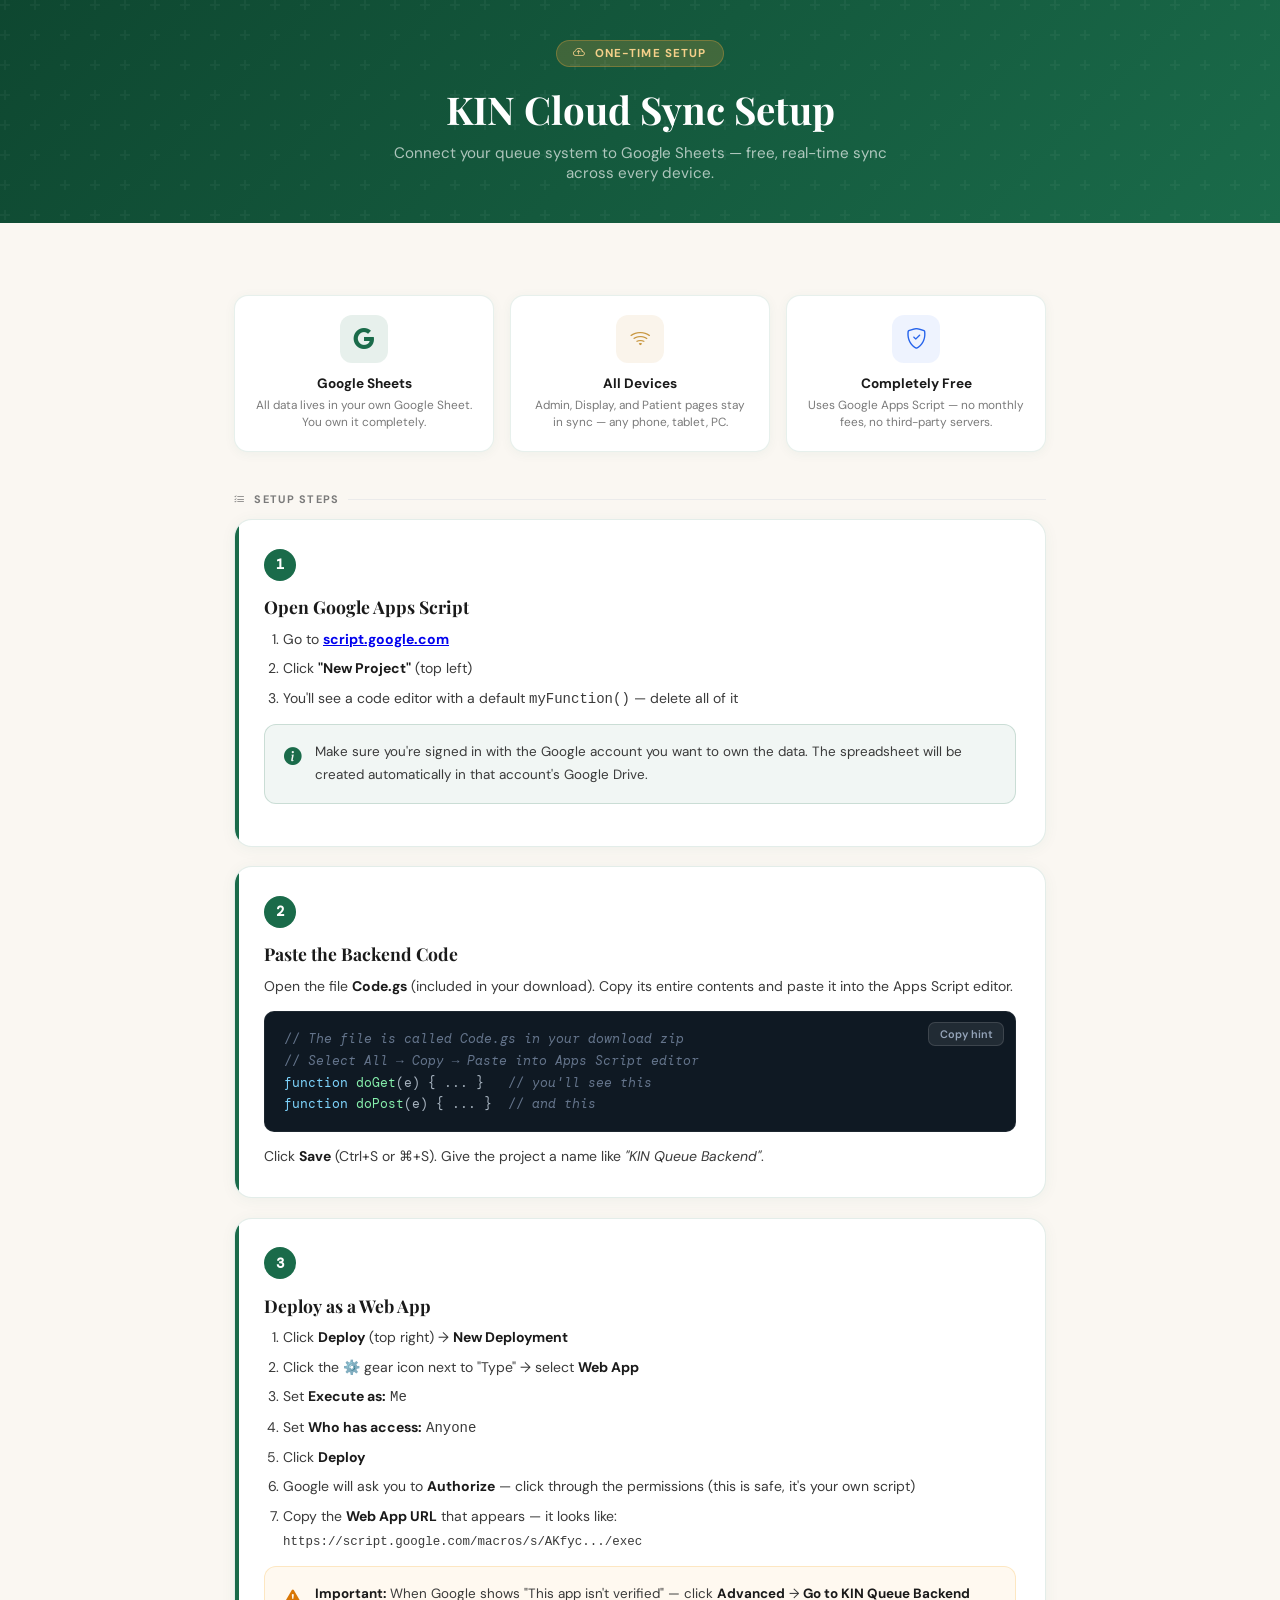
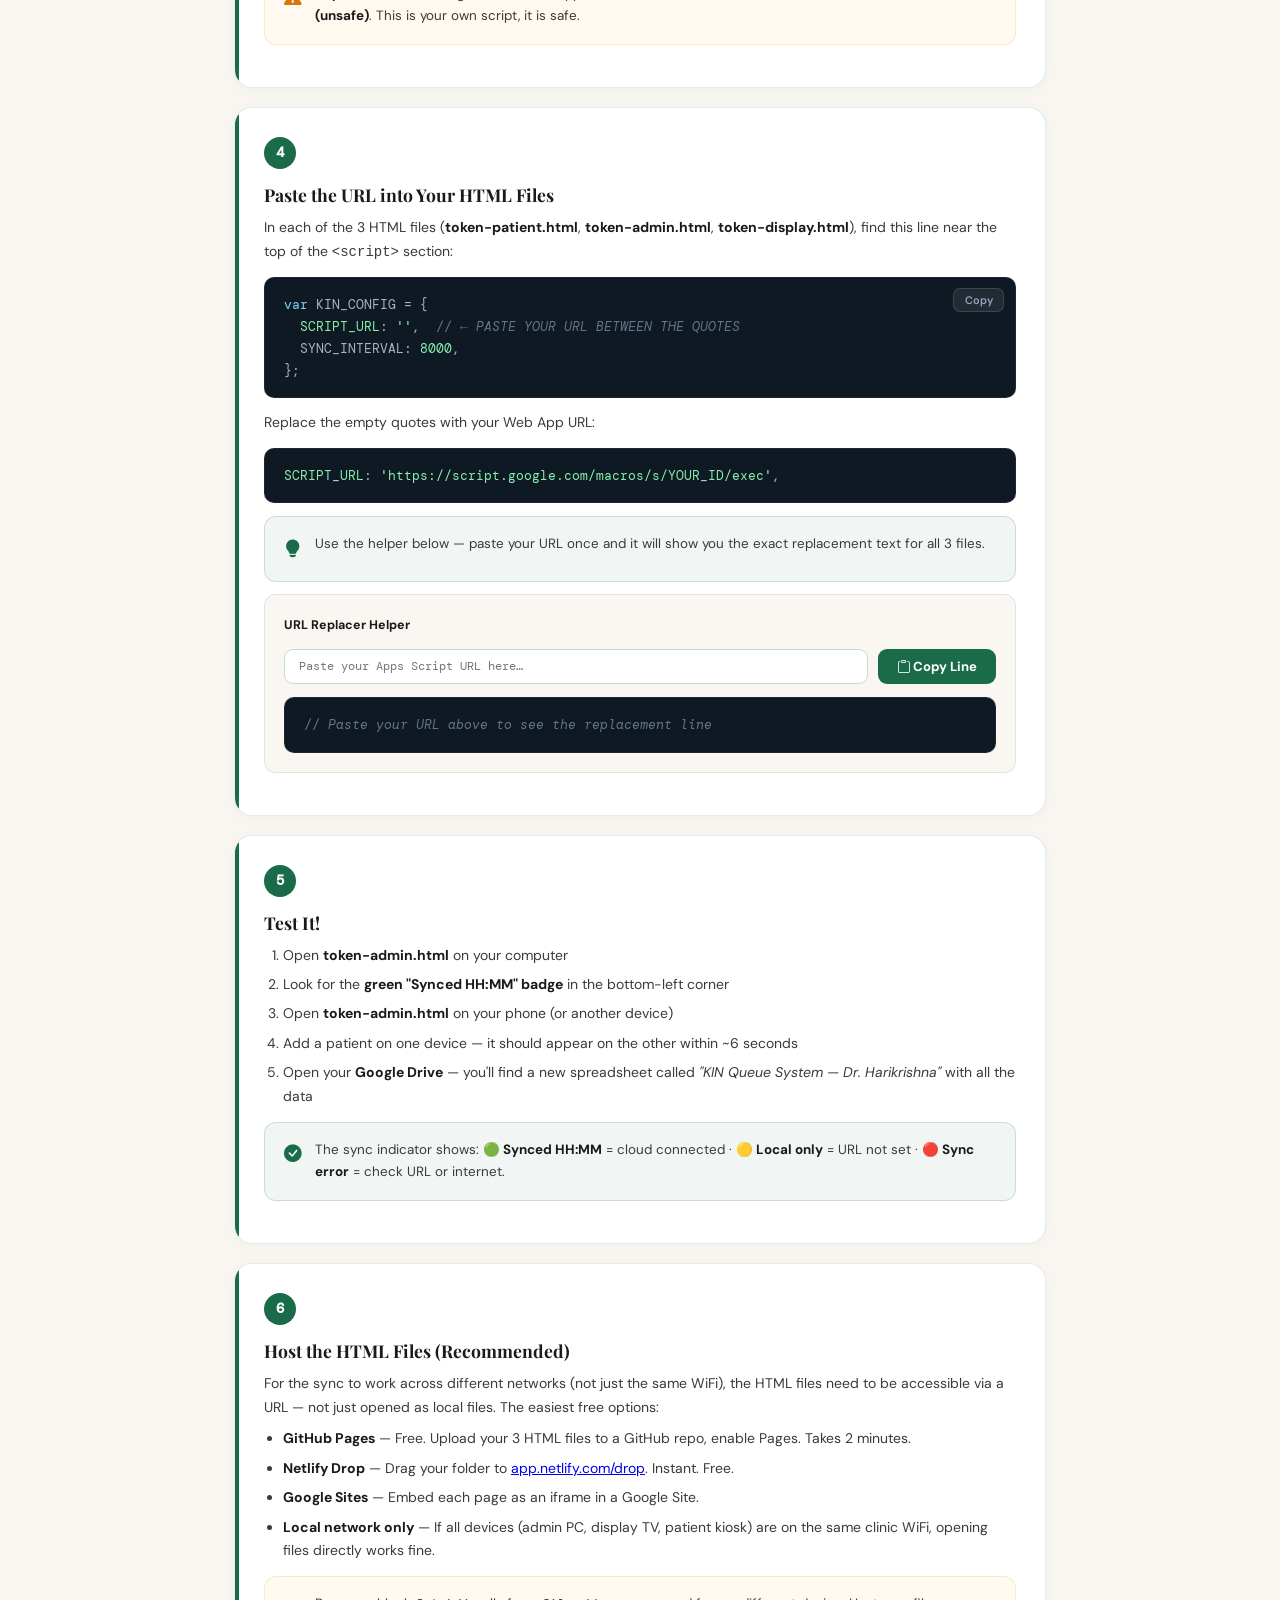
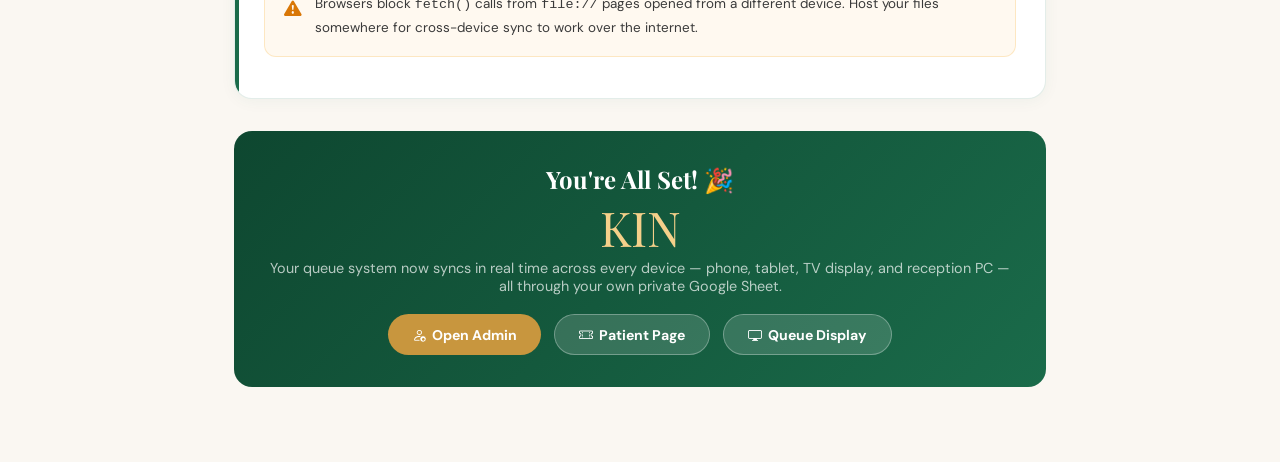
<file: SETUP-GUIDE.html>
<!DOCTYPE html>
<html lang="en">
<head>
<meta charset="UTF-8"/>
<meta name="viewport" content="width=device-width, initial-scale=1.0"/>
<title>KIN Cloud Sync Setup Guide</title>
<link href="https://fonts.googleapis.com/css2?family=Playfair+Display:wght@600;700&family=DM+Sans:wght@300;400;500;600&family=DM+Mono:wght@400;500&display=swap" rel="stylesheet"/>
<link rel="stylesheet" href="https://cdn.jsdelivr.net/npm/bootstrap-icons@1.11.3/font/bootstrap-icons.min.css"/>
<style>
:root{--green:#1a6b4a;--gd:#0e4730;--gl:#2a8c62;--gold:#c8963e;--gold-l:#f5d08a;--cream:#faf7f2;--dark:#1a1a1a;--text:#3a3a3a;--muted:#7a7a7a;}
*{box-sizing:border-box;margin:0;padding:0;}
body{font-family:'DM Sans',sans-serif;background:var(--cream);color:var(--text);}
h1,h2,h3{font-family:'Playfair Display',serif;}

/* HEADER */
.hdr{background:linear-gradient(135deg,var(--gd),var(--green));padding:2.5rem 2rem;text-align:center;position:relative;overflow:hidden;}
.hdr::before{content:'';position:absolute;inset:0;background:url("data:image/svg+xml,%3Csvg width='60' height='60' viewBox='0 0 60 60' xmlns='http://www.w3.org/2000/svg'%3E%3Cg fill='none'%3E%3Cg fill='%23ffffff' fill-opacity='0.04'%3E%3Cpath d='M36 34v-4h-2v4h-4v2h4v4h2v-4h4v-2h-4zm0-30V0h-2v4h-4v2h4v4h2V6h4V4h-4zM6 34v-4H4v4H0v2h4v4h2v-4h4v-2H6zM6 4V0H4v4H0v2h4v4h2V6h4V4H6z'/%3E%3C/g%3E%3C/g%3E%3C/svg%3E");}
.hdr-badge{display:inline-flex;align-items:center;gap:.5rem;background:rgba(200,150,62,.25);border:1px solid rgba(200,150,62,.4);border-radius:50px;padding:.3rem 1rem;font-size:.72rem;font-weight:700;letter-spacing:.1em;text-transform:uppercase;color:var(--gold-l);margin-bottom:1rem;}
.hdr h1{color:#fff;font-size:clamp(1.6rem,4vw,2.4rem);margin-bottom:.5rem;}
.hdr p{color:rgba(255,255,255,.65);font-size:.95rem;max-width:500px;margin:0 auto;}

/* LAYOUT */
.wrap{max-width:860px;margin:0 auto;padding:2.5rem 1.5rem 5rem;}

/* INTRO CARDS */
.intro-grid{display:grid;grid-template-columns:1fr 1fr 1fr;gap:1rem;margin-bottom:2.5rem;}
@media(max-width:620px){.intro-grid{grid-template-columns:1fr;}}
.intro-card{background:#fff;border:1px solid rgba(26,107,74,.1);border-radius:14px;padding:1.2rem;text-align:center;box-shadow:0 2px 12px rgba(26,107,74,.05);}
.ic-icon{width:48px;height:48px;border-radius:12px;display:flex;align-items:center;justify-content:center;margin:0 auto .75rem;font-size:1.3rem;}
.ic-icon.green{background:rgba(26,107,74,.1);color:var(--green);}
.ic-icon.gold{background:rgba(200,150,62,.1);color:var(--gold);}
.ic-icon.blue{background:rgba(37,99,235,.08);color:#2563eb;}
.ic-title{font-size:.85rem;font-weight:700;color:var(--dark);margin-bottom:.3rem;}
.ic-desc{font-size:.74rem;color:var(--muted);line-height:1.5;}

/* STEPS */
.step-card{background:#fff;border:1px solid rgba(26,107,74,.12);border-radius:18px;padding:1.8rem;margin-bottom:1.2rem;box-shadow:0 2px 16px rgba(26,107,74,.05);position:relative;overflow:hidden;}
.step-card::before{content:'';position:absolute;left:0;top:0;bottom:0;width:4px;background:var(--green);border-radius:4px 0 0 4px;}
.step-num{display:inline-flex;align-items:center;justify-content:center;width:32px;height:32px;border-radius:50%;background:var(--green);color:#fff;font-weight:700;font-size:.85rem;margin-bottom:.9rem;font-family:'DM Mono',monospace;}
.step-title{font-family:'Playfair Display',serif;font-size:1.1rem;font-weight:700;color:var(--dark);margin-bottom:.6rem;}
.step-body{font-size:.875rem;color:var(--text);line-height:1.7;}
.step-body ol,.step-body ul{padding-left:1.2rem;margin:.5rem 0;}
.step-body li{margin-bottom:.35rem;}
.step-body strong{color:var(--dark);}

/* CODE BLOCK */
.code-block{
  background:#0f1923;border-radius:10px;padding:1rem 1.2rem;margin:.8rem 0;
  font-family:'DM Mono',monospace;font-size:.8rem;color:#a8b4c0;
  overflow-x:auto;position:relative;
  border:1px solid rgba(255,255,255,.06);
}
.code-block .kw{color:#7dd3fc;}
.code-block .str{color:#86efac;}
.code-block .cmt{color:#64748b;font-style:italic;}
.code-line{white-space:pre;}
.copy-btn{
  position:absolute;top:.6rem;right:.7rem;
  background:rgba(255,255,255,.08);border:1px solid rgba(255,255,255,.12);
  color:#94a3b8;border-radius:7px;padding:.25rem .65rem;font-size:.68rem;
  cursor:pointer;font-family:'DM Sans',sans-serif;font-weight:600;transition:all .2s;
}
.copy-btn:hover{background:rgba(255,255,255,.16);color:#fff;}
.copy-btn.copied{background:rgba(34,197,94,.15);color:#4ade80;border-color:rgba(74,222,128,.3);}

/* HIGHLIGHT BOX */
.info-box{background:rgba(26,107,74,.06);border:1.5px solid rgba(26,107,74,.18);border-radius:12px;padding:1rem 1.2rem;margin:.8rem 0;font-size:.84rem;display:flex;gap:.8rem;align-items:flex-start;}
.info-box i{color:var(--green);font-size:1.1rem;flex-shrink:0;margin-top:.1rem;}
.warn-box{background:rgba(245,158,11,.06);border:1.5px solid rgba(245,158,11,.2);border-radius:12px;padding:1rem 1.2rem;margin:.8rem 0;font-size:.84rem;display:flex;gap:.8rem;align-items:flex-start;}
.warn-box i{color:#d97706;font-size:1.1rem;flex-shrink:0;margin-top:.1rem;}

/* SCREENSHOT PLACEHOLDER */
.screen-placeholder{background:linear-gradient(135deg,#f8fafc,#f1f5f9);border:2px dashed #e2e8f0;border-radius:12px;padding:2rem;text-align:center;color:#94a3b8;margin:.8rem 0;font-size:.82rem;}
.screen-placeholder i{display:block;font-size:2rem;margin-bottom:.5rem;opacity:.4;}

/* DONE BANNER */
.done-banner{background:linear-gradient(135deg,var(--gd),var(--green));border-radius:18px;padding:2rem;text-align:center;color:#fff;margin-top:2rem;}
.done-banner h2{color:#fff;margin-bottom:.5rem;}
.done-banner p{color:rgba(255,255,255,.7);font-size:.9rem;}
.done-banner .tok{font-family:'Playfair Display',serif;font-size:3rem;color:var(--gold-l);line-height:1;margin:.5rem 0;}

/* URL INPUT */
.url-input-row{display:flex;gap:.6rem;margin:.8rem 0;flex-wrap:wrap;}
.url-input-row input{flex:1;min-width:200px;border:1.5px solid rgba(26,107,74,.25);border-radius:9px;padding:.55rem .9rem;font-family:'DM Mono',monospace;font-size:.78rem;color:var(--text);background:#fff;}
.url-input-row input:focus{outline:none;border-color:var(--green);}
.url-input-row button{background:var(--green);color:#fff;border:none;border-radius:9px;padding:.55rem 1.2rem;font-weight:700;font-size:.82rem;cursor:pointer;font-family:'DM Sans',sans-serif;white-space:nowrap;}
.url-input-row button:hover{background:var(--gl);}

.section-label{font-size:.68rem;font-weight:700;letter-spacing:.12em;text-transform:uppercase;color:var(--muted);margin-bottom:.8rem;margin-top:2rem;display:flex;align-items:center;gap:.5rem;}
.section-label::after{content:'';flex:1;height:1px;background:#ebebeb;}
</style>
</head>
<body>

<div class="hdr">
  <div class="hdr-badge"><i class="bi bi-cloud-arrow-up"></i>One-Time Setup</div>
  <h1>KIN Cloud Sync Setup</h1>
  <p>Connect your queue system to Google Sheets — free, real-time sync across every device.</p>
</div>

<div class="wrap">

  <!-- INTRO -->
  <div class="intro-grid" style="margin-top:2rem;">
    <div class="intro-card">
      <div class="ic-icon green"><i class="bi bi-google"></i></div>
      <div class="ic-title">Google Sheets</div>
      <div class="ic-desc">All data lives in your own Google Sheet. You own it completely.</div>
    </div>
    <div class="intro-card">
      <div class="ic-icon gold"><i class="bi bi-wifi"></i></div>
      <div class="ic-title">All Devices</div>
      <div class="ic-desc">Admin, Display, and Patient pages stay in sync — any phone, tablet, PC.</div>
    </div>
    <div class="intro-card">
      <div class="ic-icon blue"><i class="bi bi-shield-check"></i></div>
      <div class="ic-title">Completely Free</div>
      <div class="ic-desc">Uses Google Apps Script — no monthly fees, no third-party servers.</div>
    </div>
  </div>

  <div class="section-label"><i class="bi bi-list-check"></i>Setup Steps</div>

  <!-- STEP 1 -->
  <div class="step-card">
    <div class="step-num">1</div>
    <div class="step-title">Open Google Apps Script</div>
    <div class="step-body">
      <ol>
        <li>Go to <strong><a href="https://script.google.com" target="_blank">script.google.com</a></strong></li>
        <li>Click <strong>"New Project"</strong> (top left)</li>
        <li>You'll see a code editor with a default <code>myFunction()</code> — delete all of it</li>
      </ol>
      <div class="info-box"><i class="bi bi-info-circle-fill"></i><div>Make sure you're signed in with the Google account you want to own the data. The spreadsheet will be created automatically in that account's Google Drive.</div></div>
    </div>
  </div>

  <!-- STEP 2 -->
  <div class="step-card">
    <div class="step-num">2</div>
    <div class="step-title">Paste the Backend Code</div>
    <div class="step-body">
      <p>Open the file <strong>Code.gs</strong> (included in your download). Copy its entire contents and paste it into the Apps Script editor.</p>
      <div class="code-block">
        <button class="copy-btn" onclick="copyCode(this,'// KIN Queue System — Google Apps Script Backend\n// Open Code.gs and copy its full contents here')">Copy hint</button>
        <div class="code-line"><span class="cmt">// The file is called Code.gs in your download zip</span></div>
        <div class="code-line"><span class="cmt">// Select All → Copy → Paste into Apps Script editor</span></div>
        <div class="code-line"><span class="kw">function</span> <span class="str">doGet</span>(e) { ... }   <span class="cmt">// you'll see this</span></div>
        <div class="code-line"><span class="kw">function</span> <span class="str">doPost</span>(e) { ... }  <span class="cmt">// and this</span></div>
      </div>
      <p>Click <strong>Save</strong> (Ctrl+S or ⌘+S). Give the project a name like <em>"KIN Queue Backend"</em>.</p>
    </div>
  </div>

  <!-- STEP 3 -->
  <div class="step-card">
    <div class="step-num">3</div>
    <div class="step-title">Deploy as a Web App</div>
    <div class="step-body">
      <ol>
        <li>Click <strong>Deploy</strong> (top right) → <strong>New Deployment</strong></li>
        <li>Click the ⚙️ gear icon next to "Type" → select <strong>Web App</strong></li>
        <li>Set <strong>Execute as:</strong> <code>Me</code></li>
        <li>Set <strong>Who has access:</strong> <code>Anyone</code></li>
        <li>Click <strong>Deploy</strong></li>
        <li>Google will ask you to <strong>Authorize</strong> — click through the permissions (this is safe, it's your own script)</li>
        <li>Copy the <strong>Web App URL</strong> that appears — it looks like:<br>
          <code style="font-size:.78rem;word-break:break-all;">https://script.google.com/macros/s/AKfyc.../exec</code>
        </li>
      </ol>
      <div class="warn-box"><i class="bi bi-exclamation-triangle-fill"></i><div><strong>Important:</strong> When Google shows "This app isn't verified" — click <strong>Advanced</strong> → <strong>Go to KIN Queue Backend (unsafe)</strong>. This is your own script, it is safe.</div></div>
    </div>
  </div>

  <!-- STEP 4 -->
  <div class="step-card">
    <div class="step-num">4</div>
    <div class="step-title">Paste the URL into Your HTML Files</div>
    <div class="step-body">
      <p>In each of the 3 HTML files (<strong>token-patient.html</strong>, <strong>token-admin.html</strong>, <strong>token-display.html</strong>), find this line near the top of the <code>&lt;script&gt;</code> section:</p>

      <div class="code-block" id="url-code-block">
        <button class="copy-btn" onclick="copyCode(this, &quot;SCRIPT_URL: '',&quot;)">Copy</button>
        <div class="code-line"><span class="kw">var</span> KIN_CONFIG = {</div>
        <div class="code-line">  <span class="str">SCRIPT_URL</span>: <span class="str">''</span>,  <span class="cmt">// ← PASTE YOUR URL BETWEEN THE QUOTES</span></div>
        <div class="code-line">  SYNC_INTERVAL: <span class="str">8000</span>,</div>
        <div class="code-line">};</div>
      </div>

      <p>Replace the empty quotes with your Web App URL:</p>
      <div class="code-block">
        <div class="code-line"><span class="str">SCRIPT_URL</span>: <span class="str">'https://script.google.com/macros/s/YOUR_ID/exec'</span>,</div>
      </div>

      <div class="info-box"><i class="bi bi-lightbulb-fill"></i><div>Use the helper below — paste your URL once and it will show you the exact replacement text for all 3 files.</div></div>

      <!-- URL helper -->
      <div style="background:var(--cream);border-radius:12px;padding:1.2rem;margin:.8rem 0;border:1px solid rgba(26,107,74,.12);">
        <div style="font-size:.78rem;font-weight:700;margin-bottom:.6rem;color:var(--dark);">URL Replacer Helper</div>
        <div class="url-input-row">
          <input type="text" id="url-inp" placeholder="Paste your Apps Script URL here…" oninput="updateHelper()"/>
          <button onclick="copyHelper()"><i class="bi bi-clipboard"></i> Copy Line</button>
        </div>
        <div class="code-block" style="margin:0;" id="helper-out">
          <div class="code-line" style="color:#64748b;font-style:italic">// Paste your URL above to see the replacement line</div>
        </div>
      </div>
    </div>
  </div>

  <!-- STEP 5 -->
  <div class="step-card">
    <div class="step-num">5</div>
    <div class="step-title">Test It!</div>
    <div class="step-body">
      <ol>
        <li>Open <strong>token-admin.html</strong> on your computer</li>
        <li>Look for the <strong>green "Synced HH:MM" badge</strong> in the bottom-left corner</li>
        <li>Open <strong>token-admin.html</strong> on your phone (or another device)</li>
        <li>Add a patient on one device — it should appear on the other within ~6 seconds</li>
        <li>Open your <strong>Google Drive</strong> — you'll find a new spreadsheet called <em>"KIN Queue System — Dr. Harikrishna"</em> with all the data</li>
      </ol>
      <div class="info-box"><i class="bi bi-check-circle-fill"></i><div>The sync indicator shows: <strong>🟢 Synced HH:MM</strong> = cloud connected · <strong>🟡 Local only</strong> = URL not set · <strong>🔴 Sync error</strong> = check URL or internet.</div></div>
    </div>
  </div>

  <!-- STEP 6 -->
  <div class="step-card">
    <div class="step-num">6</div>
    <div class="step-title">Host the HTML Files (Recommended)</div>
    <div class="step-body">
      <p>For the sync to work across different networks (not just the same WiFi), the HTML files need to be accessible via a URL — not just opened as local files. The easiest free options:</p>
      <ul>
        <li><strong>GitHub Pages</strong> — Free. Upload your 3 HTML files to a GitHub repo, enable Pages. Takes 2 minutes.</li>
        <li><strong>Netlify Drop</strong> — Drag your folder to <a href="https://app.netlify.com/drop" target="_blank">app.netlify.com/drop</a>. Instant. Free.</li>
        <li><strong>Google Sites</strong> — Embed each page as an iframe in a Google Site.</li>
        <li><strong>Local network only</strong> — If all devices (admin PC, display TV, patient kiosk) are on the same clinic WiFi, opening files directly works fine.</li>
      </ul>
      <div class="warn-box"><i class="bi bi-exclamation-triangle-fill"></i><div>Browsers block <code>fetch()</code> calls from <code>file://</code> pages opened from a different device. Host your files somewhere for cross-device sync to work over the internet.</div></div>
    </div>
  </div>

  <!-- DONE -->
  <div class="done-banner">
    <h2>You're All Set! 🎉</h2>
    <div class="tok">KIN</div>
    <p>Your queue system now syncs in real time across every device — phone, tablet, TV display, and reception PC — all through your own private Google Sheet.</p>
    <div style="margin-top:1.2rem;display:flex;justify-content:center;gap:.8rem;flex-wrap:wrap;">
      <a href="token-admin.html" style="background:var(--gold);color:#fff;text-decoration:none;padding:.65rem 1.5rem;border-radius:50px;font-weight:700;font-size:.88rem;display:inline-flex;align-items:center;gap:.4rem;"><i class="bi bi-person-gear"></i>Open Admin</a>
      <a href="token-patient.html" style="background:rgba(255,255,255,.15);color:#fff;text-decoration:none;padding:.65rem 1.5rem;border-radius:50px;font-weight:700;font-size:.88rem;border:1px solid rgba(255,255,255,.3);display:inline-flex;align-items:center;gap:.4rem;"><i class="bi bi-ticket-perforated"></i>Patient Page</a>
      <a href="token-display.html" style="background:rgba(255,255,255,.15);color:#fff;text-decoration:none;padding:.65rem 1.5rem;border-radius:50px;font-weight:700;font-size:.88rem;border:1px solid rgba(255,255,255,.3);display:inline-flex;align-items:center;gap:.4rem;"><i class="bi bi-display"></i>Queue Display</a>
    </div>
  </div>

</div>

<script>
function updateHelper(){
  var url=document.getElementById('url-inp').value.trim();
  var out=document.getElementById('helper-out');
  if(!url){out.innerHTML='<div style="color:#64748b;font-style:italic">// Paste your URL above to see the replacement line</div>';return;}
  out.innerHTML='<div><span style="color:#7dd3fc">SCRIPT_URL</span>: <span style="color:#86efac">\''+url+'\'</span>,   <span style="color:#64748b;font-style:italic">// paste this in all 3 HTML files</span></div>';
}
function copyHelper(){
  var url=document.getElementById('url-inp').value.trim();
  if(!url){alert('Paste your URL first');return;}
  var text="SCRIPT_URL: '"+url+"',";
  navigator.clipboard.writeText(text).then(function(){
    var btn=event.target.closest('button');
    btn.innerHTML='<i class="bi bi-check-lg"></i> Copied!';
    setTimeout(function(){btn.innerHTML='<i class="bi bi-clipboard"></i> Copy Line';},2000);
  });
}
function copyCode(btn,text){
  navigator.clipboard.writeText(text).then(function(){
    btn.textContent='Copied!';btn.classList.add('copied');
    setTimeout(function(){btn.textContent='Copy';btn.classList.remove('copied');},2000);
  });
}
</script>
</body>
</html>
</file>
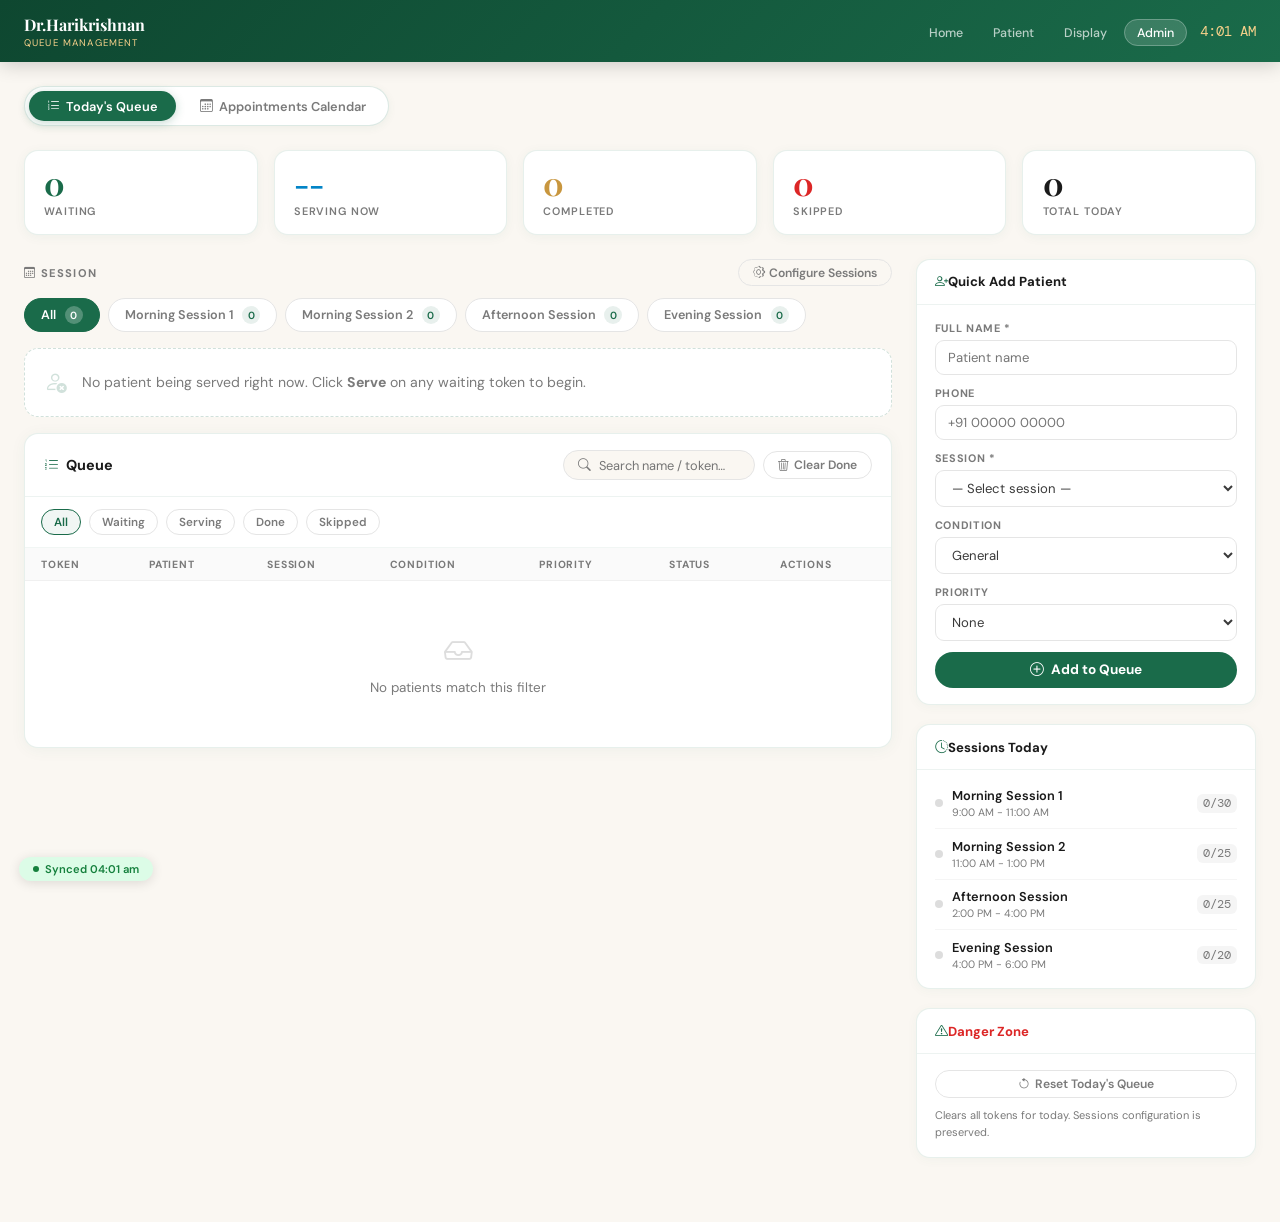
<file: token-admin.html>
<!DOCTYPE html>
<html lang="en">
<head>
<meta charset="UTF-8"/>
<meta name="viewport" content="width=device-width, initial-scale=1.0"/>
<title>Queue Admin | Dr. Harikrishna – KIN</title>
<link href="https://fonts.googleapis.com/css2?family=Playfair+Display:wght@600;700&family=DM+Sans:wght@300;400;500;600&family=DM+Mono:wght@400;500&display=swap" rel="stylesheet"/>
<link rel="stylesheet" href="https://cdn.jsdelivr.net/npm/bootstrap-icons@1.11.3/font/bootstrap-icons.min.css"/>
<style>
:root{
  --green:#1a6b4a;--gd:#0e4730;--gl:#2a8c62;
  --gold:#c8963e;--gold-l:#f5d08a;
  --cream:#faf7f2;--dark:#1a1a1a;--text:#3a3a3a;--muted:#7a7a7a;
  --r:14px;
  --red:#dc2626;--amber:#d97706;--sky:#0284c7;
}
*{box-sizing:border-box;margin:0;padding:0;}
body{font-family:'DM Sans',sans-serif;background:var(--cream);color:var(--text);min-height:100vh;}
h1,h2,h3,.serif{font-family:'Playfair Display',serif;}
.mono{font-family:'DM Mono',monospace;}

/* ─── TOPBAR ─── */
.topbar{
  background:linear-gradient(135deg,var(--gd),var(--green));
  padding:.85rem 1.5rem;
  display:flex;align-items:center;justify-content:space-between;
  position:sticky;top:0;z-index:200;
  box-shadow:0 2px 20px rgba(0,0,0,.2);
}
.brand{font-family:'Playfair Display',serif;color:#fff;font-size:1rem;font-weight:700;text-decoration:none;}
.brand span{display:block;font-family:'DM Sans',sans-serif;font-weight:400;font-size:.6rem;letter-spacing:.12em;text-transform:uppercase;color:var(--gold-l);margin-top:1px;}
.topbar-right{display:flex;align-items:center;gap:.8rem;}
.nav-pill a{
  color:rgba(255,255,255,.7);text-decoration:none;font-size:.78rem;font-weight:500;
  padding:.3rem .75rem;border-radius:50px;border:1px solid transparent;transition:all .2s;
}
.nav-pill a:hover{color:#fff;border-color:rgba(255,255,255,.25);}
.nav-pill a.active{color:#fff;background:rgba(255,255,255,.15);border-color:rgba(255,255,255,.25);}
#admin-clock{font-family:'DM Mono',monospace;font-size:.88rem;color:var(--gold-l);}

/* ─── LAYOUT ─── */
.wrap{max-width:1280px;margin:0 auto;padding:1.5rem 1.5rem 4rem;}

/* ─── STATS BAR ─── */
.stats-bar{
  display:grid;grid-template-columns:repeat(5,1fr);gap:1rem;
  margin-bottom:1.5rem;
}
@media(max-width:900px){.stats-bar{grid-template-columns:repeat(3,1fr);}}
@media(max-width:540px){.stats-bar{grid-template-columns:1fr 1fr;}}
.stat-box{
  background:#fff;border:1px solid rgba(26,107,74,.1);border-radius:var(--r);
  padding:1rem 1.2rem;box-shadow:0 2px 12px rgba(26,107,74,.05);
}
.sb-val{font-family:'Playfair Display',serif;font-size:2rem;font-weight:700;line-height:1;color:var(--dark);}
.sb-val.green{color:var(--green);}
.sb-val.gold{color:var(--gold);}
.sb-val.red{color:var(--red);}
.sb-val.sky{color:var(--sky);}
.sb-lbl{font-size:.68rem;text-transform:uppercase;letter-spacing:.08em;color:var(--muted);font-weight:600;margin-top:.3rem;}

/* ─── BODY GRID ─── */
.body-grid{display:grid;grid-template-columns:1fr 340px;gap:1.5rem;align-items:start;}
@media(max-width:960px){.body-grid{grid-template-columns:1fr;}}

/* ─── MAIN PANEL ─── */
.main-panel{}

/* ─── SESSION TABS ─── */
.sess-tabs{
  display:flex;gap:.5rem;flex-wrap:wrap;margin-bottom:1rem;
}
.sess-tab{
  background:#fff;border:1.5px solid #e5e5e5;border-radius:50px;
  padding:.4rem 1rem;font-size:.79rem;font-weight:600;cursor:pointer;
  transition:all .18s;color:var(--muted);font-family:'DM Sans',sans-serif;
}
.sess-tab:hover{border-color:var(--green);color:var(--green);}
.sess-tab.active{background:var(--green);border-color:var(--green);color:#fff;}
.sess-tab .cnt{
  display:inline-flex;align-items:center;justify-content:center;
  min-width:18px;height:18px;border-radius:50px;
  background:rgba(255,255,255,.25);font-size:.65rem;margin-left:.35rem;padding:0 .3rem;
}
.sess-tab:not(.active) .cnt{background:rgba(26,107,74,.1);color:var(--green);}

/* ─── SERVING BAR ─── */
.serving-bar{
  background:linear-gradient(135deg,var(--gd),var(--green));
  border-radius:14px;padding:1rem 1.4rem;
  display:flex;align-items:center;gap:1.2rem;
  margin-bottom:1rem;
  position:relative;overflow:hidden;
}
.serving-bar::before{content:'';position:absolute;inset:0;background:radial-gradient(ellipse at 90% 50%,rgba(200,150,62,.12) 0%,transparent 60%);pointer-events:none;}
.sb-tok{font-family:'Playfair Display',serif;font-size:2.5rem;font-weight:700;color:var(--gold-l);line-height:1;min-width:80px;}
.sb-info{flex:1;}
.sb-label{font-size:.62rem;letter-spacing:.12em;text-transform:uppercase;color:rgba(255,255,255,.4);margin-bottom:.2rem;}
.sb-patient{font-size:.95rem;font-weight:700;color:#fff;}
.sb-detail{font-size:.75rem;color:rgba(255,255,255,.5);margin-top:2px;}
.sb-actions{display:flex;gap:.5rem;flex-shrink:0;flex-wrap:wrap;}
.btn-done{background:#22c55e;color:#fff;border:none;border-radius:50px;padding:.5rem 1.1rem;font-size:.8rem;font-weight:700;cursor:pointer;transition:all .2s;display:inline-flex;align-items:center;gap:.35rem;font-family:'DM Sans',sans-serif;}
.btn-done:hover{background:#16a34a;transform:translateY(-1px);}
.btn-skip{background:rgba(220,38,38,.2);color:#fca5a5;border:1px solid rgba(220,38,38,.3);border-radius:50px;padding:.5rem 1.1rem;font-size:.8rem;font-weight:700;cursor:pointer;transition:all .2s;display:inline-flex;align-items:center;gap:.35rem;font-family:'DM Sans',sans-serif;}
.btn-skip:hover{background:rgba(220,38,38,.35);}
.no-serving{
  background:#fff;border:1.5px dashed rgba(26,107,74,.2);border-radius:14px;
  padding:1.2rem;display:flex;align-items:center;gap:1rem;margin-bottom:1rem;
  color:var(--muted);font-size:.88rem;
}
.no-serving i{font-size:1.4rem;color:rgba(26,107,74,.2);}

/* ─── QUEUE TABLE ─── */
.card{background:#fff;border-radius:var(--r);border:1px solid rgba(26,107,74,.1);box-shadow:0 2px 16px rgba(26,107,74,.05);}
.card-head{
  padding:1rem 1.2rem;border-bottom:1px solid rgba(26,107,74,.08);
  display:flex;align-items:center;justify-content:space-between;gap:.8rem;flex-wrap:wrap;
}
.card-title{font-size:.9rem;font-weight:700;display:flex;align-items:center;gap:.5rem;color:var(--dark);}
.card-title i{color:var(--green);}
.search-box{
  display:flex;align-items:center;gap:.5rem;background:var(--cream);
  border:1.5px solid #e5e5e5;border-radius:50px;padding:.35rem .9rem;
  font-size:.8rem;transition:border-color .18s;
}
.search-box:focus-within{border-color:var(--green);}
.search-box i{color:var(--muted);}
.search-box input{border:none;background:transparent;outline:none;font-size:.8rem;font-family:'DM Sans',sans-serif;color:var(--text);width:140px;}

.queue-table{width:100%;border-collapse:collapse;}
.queue-table th{
  font-size:.65rem;font-weight:700;letter-spacing:.08em;text-transform:uppercase;
  color:var(--muted);padding:.6rem 1rem;text-align:left;
  border-bottom:1px solid #f0f0f0;background:#fafafa;
}
.queue-table td{
  padding:.7rem 1rem;border-bottom:1px solid #f8f8f8;
  font-size:.84rem;vertical-align:middle;
}
.queue-table tr:last-child td{border-bottom:none;}
.queue-table tbody tr:hover td{background:rgba(26,107,74,.02);}
.tok-badge{
  font-family:'DM Mono',monospace;font-size:.82rem;font-weight:500;
  background:rgba(26,107,74,.08);color:var(--green);
  border-radius:8px;padding:.18rem .55rem;display:inline-block;
}
.status-dot{
  display:inline-flex;align-items:center;gap:.35rem;
  font-size:.72rem;font-weight:700;padding:.18rem .6rem;border-radius:50px;
}
.s-waiting{background:#fef3c7;color:#b45309;}
.s-serving{background:#dcfce7;color:#15803d;}
.s-done{background:#f1f5f9;color:#64748b;}
.s-skipped{background:#fee2e2;color:#b91c1c;}
.priority-pill{
  font-size:.62rem;font-weight:700;padding:.12rem .45rem;border-radius:50px;
  background:rgba(239,68,68,.1);color:#ef4444;border:1px solid rgba(239,68,68,.2);
  white-space:nowrap;
}
.pri-Senior{background:rgba(245,208,138,.15);color:#b45309;border-color:rgba(245,208,138,.4);}
.pri-Pregnant{background:rgba(249,168,212,.15);color:#be185d;border-color:rgba(249,168,212,.3);}
.pri-Disabled{background:rgba(147,197,253,.15);color:#1d4ed8;border-color:rgba(147,197,253,.3);}
.pri-Child{background:rgba(165,243,252,.15);color:#0369a1;border-color:rgba(165,243,252,.3);}
.pri-Critical{background:rgba(252,165,165,.15);color:#b91c1c;border-color:rgba(252,165,165,.3);}

.act-btns{display:flex;gap:.35rem;flex-wrap:nowrap;}
.ab{
  border:1.5px solid #e5e5e5;background:#fff;border-radius:8px;
  padding:.28rem .65rem;font-size:.72rem;font-weight:600;cursor:pointer;
  transition:all .15s;display:inline-flex;align-items:center;gap:.25rem;
  font-family:'DM Sans',sans-serif;color:var(--muted);
}
.ab:hover{border-color:var(--green);color:var(--green);}
.ab.serve{border-color:rgba(26,107,74,.3);color:var(--green);background:rgba(26,107,74,.04);}
.ab.serve:hover{background:var(--green);color:#fff;border-color:var(--green);}
.ab.done{border-color:rgba(34,197,94,.3);color:#15803d;}
.ab.done:hover{background:#15803d;color:#fff;border-color:#15803d;}
.ab.skip{border-color:rgba(220,38,38,.25);color:#b91c1c;}
.ab.skip:hover{background:#dc2626;color:#fff;border-color:#dc2626;}
.ab.back{border-color:rgba(100,116,139,.25);color:#64748b;}
.ab.back:hover{background:#64748b;color:#fff;border-color:#64748b;}
.ab.announce{border-color:rgba(139,92,246,.3);color:#7c3aed;background:rgba(139,92,246,.05);}
.ab.announce:hover{background:#7c3aed;color:#fff;border-color:#7c3aed;}
.ab.announce.playing{background:#7c3aed;color:#fff;border-color:#7c3aed;animation:pulse-btn .7s ease-in-out infinite;}
@keyframes pulse-btn{0%,100%{box-shadow:0 0 0 0 rgba(124,58,237,.4);}50%{box-shadow:0 0 0 6px rgba(124,58,237,0);}}

.empty-msg{text-align:center;padding:2.5rem;color:var(--muted);}
.empty-msg i{font-size:1.8rem;display:block;margin-bottom:.5rem;opacity:.25;}

/* filter row */
.filter-row{display:flex;gap:.5rem;flex-wrap:wrap;padding:.75rem 1rem;border-bottom:1px solid rgba(26,107,74,.06);}
.filter-chip{
  border:1.5px solid #e5e5e5;background:#fff;border-radius:50px;
  padding:.25rem .75rem;font-size:.73rem;font-weight:600;cursor:pointer;
  transition:all .15s;color:var(--muted);font-family:'DM Sans',sans-serif;
}
.filter-chip.active{border-color:var(--green);background:rgba(26,107,74,.06);color:var(--green);}

/* ─── SIDEBAR ─── */
.sidebar-col{display:flex;flex-direction:column;gap:1.2rem;}
.side-card{background:#fff;border-radius:var(--r);border:1px solid rgba(26,107,74,.1);box-shadow:0 2px 12px rgba(26,107,74,.04);overflow:hidden;}
.side-card-head{padding:.85rem 1.1rem;border-bottom:1px solid rgba(26,107,74,.08);font-size:.82rem;font-weight:700;display:flex;align-items:center;justify-content:space-between;gap:.5rem;color:var(--dark);}
.side-card-head i{color:var(--green);}
.side-card-body{padding:1rem 1.1rem;}

/* Quick add form */
.qaf .fg{display:flex;flex-direction:column;gap:.3rem;margin-bottom:.7rem;}
.qaf label{font-size:.68rem;font-weight:700;text-transform:uppercase;letter-spacing:.06em;color:var(--muted);}
.qaf input,.qaf select{
  width:100%;border:1.5px solid #e5e5e5;border-radius:9px;
  padding:.5rem .8rem;font-size:.82rem;font-family:'DM Sans',sans-serif;
  color:var(--text);background:#fff;transition:border-color .18s;
}
.qaf input:focus,.qaf select:focus{outline:none;border-color:var(--green);box-shadow:0 0 0 3px rgba(26,107,74,.09);}
.btn-add{
  width:100%;background:var(--green);color:#fff;border:none;border-radius:50px;
  padding:.6rem 1rem;font-size:.85rem;font-weight:700;cursor:pointer;
  display:flex;align-items:center;justify-content:center;gap:.4rem;
  font-family:'DM Sans',sans-serif;transition:all .2s;margin-top:.3rem;
}
.btn-add:hover{background:var(--gl);transform:translateY(-1px);box-shadow:0 6px 18px rgba(26,107,74,.25);}

/* Session config */
.sess-cfg-item{
  display:flex;align-items:center;gap:.6rem;padding:.55rem 0;
  border-bottom:1px solid #f5f5f5;
}
.sess-cfg-item:last-child{border:none;}
.sci-dot{width:8px;height:8px;border-radius:50%;background:var(--muted);flex-shrink:0;}
.sci-info{flex:1;min-width:0;}
.sci-name{font-size:.8rem;font-weight:600;color:var(--dark);}
.sci-time{font-size:.67rem;color:var(--muted);margin-top:1px;}
.sci-cap{
  font-family:'DM Mono',monospace;font-size:.72rem;color:var(--muted);
  background:#f5f5f5;border-radius:6px;padding:.12rem .4rem;flex-shrink:0;
}
.sci-cap.almost{color:#b45309;background:#fef3c7;}
.sci-cap.full{color:#b91c1c;background:#fee2e2;}

/* ─── MANAGE SESSIONS MODAL ─── */
.modal-overlay{
  position:fixed;inset:0;background:rgba(0,0,0,.45);z-index:500;
  display:none;align-items:center;justify-content:center;padding:1rem;
}
.modal-overlay.open{display:flex;}
.modal{
  background:#fff;border-radius:20px;width:100%;max-width:540px;
  max-height:90vh;overflow-y:auto;box-shadow:0 24px 80px rgba(0,0,0,.2);
}
.modal-head{
  padding:1.2rem 1.5rem;border-bottom:1px solid #f0f0f0;
  display:flex;align-items:center;justify-content:space-between;
  font-size:1rem;font-weight:700;font-family:'Playfair Display',serif;
}
.modal-close{background:none;border:none;font-size:1.2rem;cursor:pointer;color:var(--muted);padding:.2rem;}
.modal-body{padding:1.4rem 1.5rem;}
.sess-edit-item{
  border:1.5px solid #e5e5e5;border-radius:12px;padding:1rem;margin-bottom:.75rem;
}
.sei-row{display:flex;gap:.6rem;margin-bottom:.6rem;}
.sei-row:last-child{margin:0;}
.sei-fg{flex:1;display:flex;flex-direction:column;gap:.25rem;}
.sei-fg label{font-size:.65rem;font-weight:700;text-transform:uppercase;letter-spacing:.06em;color:var(--muted);}
.sei-fg input,.sei-fg select{
  width:100%;border:1.5px solid #e5e5e5;border-radius:8px;
  padding:.45rem .7rem;font-size:.82rem;font-family:'DM Sans',sans-serif;
  color:var(--text);transition:border-color .18s;
}
.sei-fg input:focus{outline:none;border-color:var(--green);}
.modal-foot{padding:1rem 1.5rem;border-top:1px solid #f0f0f0;display:flex;gap:.7rem;justify-content:flex-end;}
.btn-modal-save{background:var(--green);color:#fff;border:none;border-radius:50px;padding:.6rem 1.5rem;font-size:.85rem;font-weight:700;cursor:pointer;font-family:'DM Sans',sans-serif;transition:background .2s;}
.btn-modal-save:hover{background:var(--gl);}
.btn-modal-cancel{background:transparent;color:var(--muted);border:1.5px solid #e5e5e5;border-radius:50px;padding:.6rem 1.5rem;font-size:.85rem;font-weight:600;cursor:pointer;font-family:'DM Sans',sans-serif;transition:all .2s;}
.btn-modal-cancel:hover{border-color:var(--muted);}

/* ─── TOAST ─── */
.toast-wrap{position:fixed;bottom:1.5rem;right:1.5rem;z-index:999;display:flex;flex-direction:column;gap:.5rem;}
.toast{
  background:#1a1a1a;color:#fff;border-radius:12px;
  padding:.75rem 1.1rem;font-size:.82rem;font-weight:500;
  display:flex;align-items:center;gap:.6rem;
  box-shadow:0 8px 32px rgba(0,0,0,.2);
  animation:slide-in .25s ease;
}
.toast.green{background:#15803d;}
.toast.red{background:#b91c1c;}
@keyframes slide-in{from{transform:translateX(40px);opacity:0;}to{transform:translateX(0);opacity:1;}}

/* ─── MISC ─── */
.section-head{
  display:flex;align-items:center;justify-content:space-between;margin-bottom:.75rem;flex-wrap:wrap;gap:.5rem;
}
.section-label{font-size:.7rem;font-weight:700;letter-spacing:.1em;text-transform:uppercase;color:var(--muted);}
.btn-sm{
  background:transparent;border:1.5px solid #e5e5e5;border-radius:50px;
  padding:.3rem .85rem;font-size:.76rem;font-weight:600;cursor:pointer;
  color:var(--muted);font-family:'DM Sans',sans-serif;transition:all .2s;
  display:inline-flex;align-items:center;gap:.3rem;
}
.btn-sm:hover{border-color:var(--green);color:var(--green);}
.btn-sm.danger:hover{border-color:var(--red);color:var(--red);}

@media(max-width:640px){
  .wrap{padding:1rem 1rem 3rem;}
  .queue-table th:nth-child(4),.queue-table td:nth-child(4),
  .queue-table th:nth-child(5),.queue-table td:nth-child(5){display:none;}
}

/* ─── VIEW SWITCHER ─── */
.view-switcher{
  display:flex;gap:.4rem;background:#fff;border:1.5px solid rgba(26,107,74,.15);
  border-radius:50px;padding:.25rem;margin-bottom:1.5rem;
  width:fit-content;box-shadow:0 2px 10px rgba(26,107,74,.06);
}
.vs-btn{
  border:none;background:transparent;border-radius:50px;
  padding:.4rem 1.1rem;font-size:.8rem;font-weight:600;cursor:pointer;
  color:var(--muted);font-family:'DM Sans',sans-serif;transition:all .2s;
  display:inline-flex;align-items:center;gap:.4rem;
}
.vs-btn.active{background:var(--green);color:#fff;box-shadow:0 2px 10px rgba(26,107,74,.25);}
.vs-btn:not(.active):hover{color:var(--green);}

/* ─── CALENDAR VIEW ─── */
#cal-view{display:none;}
.cal-view-grid{
  display:grid;grid-template-columns:340px 1fr;gap:1.5rem;align-items:start;
}
@media(max-width:860px){.cal-view-grid{grid-template-columns:1fr;}}

/* Calendar widget */
.cal-widget{
  background:#fff;border-radius:18px;border:1px solid rgba(26,107,74,.12);
  box-shadow:0 4px 24px rgba(26,107,74,.07);overflow:hidden;
}
.cal-w-hdr{
  background:linear-gradient(135deg,var(--gd),var(--green));
  padding:.9rem 1rem;display:flex;align-items:center;justify-content:space-between;
}
.cal-w-title{font-family:'Playfair Display',serif;font-size:1rem;font-weight:700;color:#fff;}
.cal-w-nav{
  background:rgba(255,255,255,.15);border:none;color:#fff;
  width:30px;height:30px;border-radius:8px;cursor:pointer;
  font-size:.85rem;display:flex;align-items:center;justify-content:center;
  transition:background .15s;
}
.cal-w-nav:hover{background:rgba(255,255,255,.28);}
.cal-dow-row{
  display:grid;grid-template-columns:repeat(7,1fr);
  background:rgba(26,107,74,.04);border-bottom:1px solid #f0f0f0;
}
.cal-dow-row span{
  text-align:center;padding:.45rem 0;
  font-size:.62rem;font-weight:700;text-transform:uppercase;letter-spacing:.04em;color:var(--muted);
}
.cal-dow-row .sun-h{color:#ef4444;}
.cal-dates-grid{display:grid;grid-template-columns:repeat(7,1fr);gap:2px;padding:.6rem;}
.cday{
  aspect-ratio:1/1;display:flex;flex-direction:column;align-items:center;justify-content:center;
  border-radius:9px;border:none;background:transparent;
  font-size:.8rem;font-weight:500;color:var(--text);cursor:pointer;
  font-family:'DM Sans',sans-serif;position:relative;transition:background .12s,color .12s;
  width:100%;gap:2px;
}
.cday:hover:not([disabled]):not(.other-m){background:rgba(26,107,74,.09);}
.cday.other-m{color:#d0d0d0;pointer-events:none;}
.cday.is-sun{color:#f87171;}
.cday.is-today{color:var(--green);font-weight:700;}
.cday.is-today::after{
  content:'';position:absolute;bottom:3px;left:50%;transform:translateX(-50%);
  width:4px;height:4px;border-radius:50%;background:var(--green);
}
.cday.has-appt .dot-row{display:flex;gap:2px;}
.dot-row{display:flex;gap:2px;min-height:5px;}
.appt-dot{width:5px;height:5px;border-radius:50%;background:var(--gold);}
.appt-dot.d{background:#94a3b8;}
.cday.selected{background:var(--green)!important;color:#fff!important;font-weight:700;}
.cday.selected.is-today::after{background:#fff;}
.cday.selected .appt-dot{background:var(--gold-l);}
.cday.selected .appt-dot.d{background:rgba(255,255,255,.4);}
.cal-legend-row{
  display:flex;gap:.9rem;padding:.5rem .8rem .7rem;
  border-top:1px solid #f5f5f5;flex-wrap:wrap;
}
.leg-i{display:flex;align-items:center;gap:.3rem;font-size:.65rem;color:var(--muted);}
.leg-dot{width:7px;height:7px;border-radius:50%;}

/* Date detail panel */
.date-detail{
  background:#fff;border-radius:18px;border:1px solid rgba(26,107,74,.12);
  box-shadow:0 4px 24px rgba(26,107,74,.07);overflow:hidden;
}
.dd-head{
  padding:1rem 1.3rem;border-bottom:1px solid rgba(26,107,74,.08);
  display:flex;align-items:center;justify-content:space-between;flex-wrap:wrap;gap:.5rem;
}
.dd-date{font-family:'Playfair Display',serif;font-size:1.15rem;font-weight:700;color:var(--dark);}
.dd-sub{font-size:.73rem;color:var(--muted);margin-top:2px;}
.dd-summary{
  display:flex;gap:1rem;padding:.75rem 1.3rem;
  border-bottom:1px solid #f5f5f5;background:rgba(26,107,74,.02);
  flex-wrap:wrap;
}
.dd-sum-item{text-align:center;flex:1;min-width:60px;}
.dd-sum-val{font-family:'Playfair Display',serif;font-size:1.35rem;font-weight:700;color:var(--dark);}
.dd-sum-val.g{color:var(--green);}
.dd-sum-val.a{color:var(--amber);}
.dd-sum-val.r{color:var(--red);}
.dd-sum-lbl{font-size:.62rem;text-transform:uppercase;letter-spacing:.07em;color:var(--muted);margin-top:2px;}
.dd-session-block{padding:.9rem 1.3rem;border-bottom:1px solid #f5f5f5;}
.dd-session-block:last-child{border:none;}
.dd-sess-title{
  font-size:.72rem;font-weight:700;letter-spacing:.08em;text-transform:uppercase;
  color:var(--green);margin-bottom:.7rem;display:flex;align-items:center;gap:.5rem;
}
.dd-sess-title::after{content:'';flex:1;height:1px;background:rgba(26,107,74,.1);}
.dd-tok-row{
  display:flex;align-items:center;gap:.8rem;padding:.55rem .7rem;
  border:1px solid #f0f0f0;border-radius:10px;margin-bottom:.45rem;
  transition:border-color .15s;background:#fff;
}
.dd-tok-row:last-child{margin:0;}
.dd-tok-row:hover{border-color:rgba(26,107,74,.2);background:rgba(26,107,74,.01);}
.dd-tok-num{
  font-family:'DM Mono',monospace;font-size:.8rem;font-weight:500;
  background:rgba(26,107,74,.08);color:var(--green);
  border-radius:7px;padding:.15rem .5rem;flex-shrink:0;min-width:52px;text-align:center;
}
.dd-tok-info{flex:1;min-width:0;}
.dd-tok-name{font-size:.83rem;font-weight:600;color:var(--dark);white-space:nowrap;overflow:hidden;text-overflow:ellipsis;}
.dd-tok-meta{font-size:.67rem;color:var(--muted);margin-top:1px;}
.dd-tok-right{flex-shrink:0;display:flex;flex-direction:column;align-items:flex-end;gap:3px;}
.dd-no-appt{
  display:flex;flex-direction:column;align-items:center;justify-content:center;
  padding:3rem 1rem;color:var(--muted);gap:.5rem;text-align:center;
}
.dd-no-appt i{font-size:2rem;opacity:.2;}
.dd-no-appt p{font-size:.85rem;}
.dd-empty-prompt{
  display:flex;flex-direction:column;align-items:center;justify-content:center;
  padding:3.5rem 1rem;color:var(--muted);gap:.6rem;text-align:center;
}
.dd-empty-prompt i{font-size:2.5rem;opacity:.15;}
.dd-empty-prompt p{font-size:.85rem;line-height:1.6;}
/* Month summary strip */
.month-strip{
  background:#fff;border-radius:14px;border:1px solid rgba(26,107,74,.1);
  padding:1rem 1.3rem;margin-bottom:1.2rem;
  display:flex;align-items:center;justify-content:space-between;flex-wrap:wrap;gap:.8rem;
  box-shadow:0 2px 10px rgba(26,107,74,.05);
}
.ms-item{text-align:center;}
.ms-val{font-family:'Playfair Display',serif;font-size:1.6rem;font-weight:700;color:var(--dark);}
.ms-lbl{font-size:.63rem;text-transform:uppercase;letter-spacing:.07em;color:var(--muted);}
.ms-divider{width:1px;height:36px;background:#ebebeb;}

.kin-status{position:fixed;bottom:1.2rem;left:1.2rem;z-index:9999;padding:.32rem .85rem;border-radius:50px;font-size:.7rem;font-weight:600;box-shadow:0 2px 12px rgba(0,0,0,.12);display:flex;align-items:center;gap:.4rem;}
.kin-status::before{content:'';width:6px;height:6px;border-radius:50%;background:currentColor;}
.kin-status-ok{background:#dcfce7;color:#15803d;}
.kin-status-info{background:#e0f2fe;color:#0369a1;}
.kin-status-warn{background:#fef3c7;color:#b45309;}
.kin-status-err{background:#fee2e2;color:#b91c1c;}
</style>
</head>
<body>

<!-- TOAST CONTAINER -->
<div class="toast-wrap" id="toast-wrap"></div>
<div id="kin-sync-status" class="kin-status kin-status-info">Connecting…</div>

<!-- MANAGE SESSIONS MODAL -->
<div class="modal-overlay" id="sess-modal">
  <div class="modal">
    <div class="modal-head">
      <span><i class="bi bi-calendar-week" style="color:var(--green);margin-right:.4rem"></i>Manage Sessions</span>
      <button class="modal-close" onclick="closeSessModal()"><i class="bi bi-x-lg"></i></button>
    </div>
    <div class="modal-body" id="sess-modal-body"></div>
    <div class="modal-foot">
      <button class="btn-modal-cancel" onclick="closeSessModal()">Cancel</button>
      <button class="btn-modal-save" onclick="saveSessions()"><i class="bi bi-check-lg" style="margin-right:.3rem"></i>Save Changes</button>
    </div>
  </div>
</div>

<!-- TOPBAR -->
<nav class="topbar">
  <a class="brand" href="index.html">Dr.Harikrishnan<span>Queue Management</span></a>
  <div class="topbar-right">
    <div class="nav-pill">
      <a href="index.html">Home</a>
      <a href="token-patient.html">Patient</a>
      <a href="token-display.html">Display</a>
      <a href="token-admin.html" class="active">Admin</a>
    </div>
    <div id="admin-clock">--:--</div>
  </div>
</nav>

<div class="wrap">

  <!-- VIEW SWITCHER -->
  <div class="view-switcher">
    <button class="vs-btn active" id="vs-queue" onclick="switchView('queue')"><i class="bi bi-list-ol"></i>Today's Queue</button>
    <button class="vs-btn" id="vs-cal" onclick="switchView('cal')"><i class="bi bi-calendar3"></i>Appointments Calendar</button>
  </div>

  <!-- QUEUE VIEW -->
  <div id="queue-view">

  <!-- STATS BAR -->
  <div class="stats-bar" id="stats-bar">
    <div class="stat-box"><div class="sb-val green" id="sb-wait">0</div><div class="sb-lbl">Waiting</div></div>
    <div class="stat-box"><div class="sb-val" id="sb-serving" style="color:var(--sky)">--</div><div class="sb-lbl">Serving Now</div></div>
    <div class="stat-box"><div class="sb-val gold" id="sb-done">0</div><div class="sb-lbl">Completed</div></div>
    <div class="stat-box"><div class="sb-val red" id="sb-skip">0</div><div class="sb-lbl">Skipped</div></div>
    <div class="stat-box"><div class="sb-val" id="sb-total">0</div><div class="sb-lbl">Total Today</div></div>
  </div>

  <div class="body-grid">

    <!-- ─── MAIN ─── -->
    <div class="main-panel">

      <!-- SESSION TABS -->
      <div class="section-head">
        <div class="section-label"><i class="bi bi-calendar3" style="margin-right:.3rem"></i>Session</div>
        <button class="btn-sm" onclick="openSessModal()"><i class="bi bi-gear"></i>Configure Sessions</button>
      </div>
      <div class="sess-tabs" id="sess-tabs"></div>

      <!-- NOW SERVING -->
      <div id="serving-area"></div>

      <!-- QUEUE TABLE -->
      <div class="card">
        <div class="card-head">
          <div class="card-title"><i class="bi bi-list-ol"></i>Queue</div>
          <div style="display:flex;gap:.5rem;align-items:center;flex-wrap:wrap;">
            <div class="search-box">
              <i class="bi bi-search"></i>
              <input type="text" id="search-inp" placeholder="Search name / token…" oninput="renderQueue()"/>
            </div>
            <button class="btn-sm danger" onclick="confirmClearDone()"><i class="bi bi-trash3"></i>Clear Done</button>
          </div>
        </div>
        <div class="filter-row" id="filter-row">
          <button class="filter-chip active" data-f="all" onclick="setFilter('all')">All</button>
          <button class="filter-chip" data-f="waiting" onclick="setFilter('waiting')">Waiting</button>
          <button class="filter-chip" data-f="serving" onclick="setFilter('serving')">Serving</button>
          <button class="filter-chip" data-f="done" onclick="setFilter('done')">Done</button>
          <button class="filter-chip" data-f="skipped" onclick="setFilter('skipped')">Skipped</button>
        </div>
        <div style="overflow-x:auto;">
          <table class="queue-table">
            <thead>
              <tr>
                <th>Token</th>
                <th>Patient</th>
                <th>Session</th>
                <th>Condition</th>
                <th>Priority</th>
                <th>Status</th>
                <th>Actions</th>
              </tr>
            </thead>
            <tbody id="queue-tbody"></tbody>
          </table>
        </div>
      </div>
    </div>

    <!-- ─── SIDEBAR ─── -->
    <div class="sidebar-col">

      <!-- Quick Add Patient -->
      <div class="side-card">
        <div class="side-card-head"><span><i class="bi bi-person-plus"></i>Quick Add Patient</span></div>
        <div class="side-card-body">
          <div class="qaf">
            <div class="fg"><label>Full Name *</label><input type="text" id="qa-name" placeholder="Patient name"/></div>
            <div class="fg"><label>Phone</label><input type="tel" id="qa-phone" placeholder="+91 00000 00000"/></div>
            <div class="fg"><label>Session *</label>
              <select id="qa-sess"><option value="">— Select session —</option></select>
            </div>
            <div class="fg"><label>Condition</label>
              <select id="qa-cond">
                <option value="">General</option>
                <option>Cancer Treatment</option><option>Parkinson's Disease</option>
                <option>Kidney Disease / CKD</option><option>Kidney Stones</option>
                <option>Dementia / Neurological</option><option>General Consultation</option>
                <option>Follow-up Visit</option><option>Other</option>
              </select>
            </div>
            <div class="fg"><label>Priority</label>
              <select id="qa-pri">
                <option value="None">None</option>
                <option>Senior Citizen</option><option>Differently Abled</option>
                <option>Pregnant</option><option>Child</option><option>Critical</option>
              </select>
            </div>
            <button class="btn-add" onclick="quickAdd()"><i class="bi bi-plus-circle"></i>Add to Queue</button>
          </div>
        </div>
      </div>

      <!-- Sessions overview -->
      <div class="side-card">
        <div class="side-card-head"><span><i class="bi bi-clock-history"></i>Sessions Today</span></div>
        <div class="side-card-body" style="padding-top:.5rem;padding-bottom:.5rem;">
          <div id="sess-overview"></div>
        </div>
      </div>

      <!-- Danger zone -->
      <div class="side-card">
        <div class="side-card-head" style="color:var(--red);"><span style="color:var(--red)"><i class="bi bi-exclamation-triangle"></i>Danger Zone</span></div>
        <div class="side-card-body" style="display:flex;flex-direction:column;gap:.6rem;">
          <button class="btn-sm danger" style="width:100%;justify-content:center" onclick="confirmResetDay()"><i class="bi bi-arrow-counterclockwise"></i>Reset Today's Queue</button>
          <p style="font-size:.69rem;color:var(--muted);line-height:1.5;">Clears all tokens for today. Sessions configuration is preserved.</p>
        </div>
      </div>
    </div>

  </div><!-- end body-grid -->
  </div><!-- end queue-view -->

  <!-- CALENDAR VIEW -->
  <div id="cal-view" style="display:none">
    <div class="month-strip">
      <div class="ms-item"><div class="ms-val" id="ms-total">0</div><div class="ms-lbl">Appointments This Month</div></div>
      <div class="ms-divider"></div>
      <div class="ms-item"><div class="ms-val" id="ms-days">0</div><div class="ms-lbl">Days with Patients</div></div>
      <div class="ms-divider"></div>
      <div class="ms-item"><div class="ms-val" id="ms-done">0</div><div class="ms-lbl">Completed</div></div>
      <div class="ms-divider"></div>
      <div class="ms-item"><div class="ms-val" id="ms-skip">0</div><div class="ms-lbl">Skipped</div></div>
    </div>
    <div class="cal-view-grid">
      <div class="cal-widget">
        <div class="cal-w-hdr">
          <button class="cal-w-nav" id="cal-prev" onclick="calNav(-1)"><i class="bi bi-chevron-left"></i></button>
          <div class="cal-w-title" id="cal-month-title">Month Year</div>
          <button class="cal-w-nav" id="cal-next" onclick="calNav(1)"><i class="bi bi-chevron-right"></i></button>
        </div>
        <div class="cal-dow-row">
          <span class="sun-h">Sun</span><span>Mon</span><span>Tue</span><span>Wed</span><span>Thu</span><span>Fri</span><span>Sat</span>
        </div>
        <div class="cal-dates-grid" id="cal-dates-grid"></div>
        <div class="cal-legend-row">
          <div class="leg-i"><div class="leg-dot" style="background:var(--gold)"></div>Has appointments</div>
          <div class="leg-i"><div class="leg-dot" style="background:var(--green)"></div>Today</div>
          <div class="leg-i"><div class="leg-dot" style="background:#94a3b8"></div>Past/completed</div>
        </div>
      </div>
      <div class="date-detail" id="date-detail">
        <div class="dd-empty-prompt">
          <i class="bi bi-calendar2-event"></i>
          <p>Select a date on the calendar<br>to view appointments for that day.</p>
        </div>
      </div>
    </div>
  </div><!-- end cal-view -->

</div><!-- end wrap -->

<script>
/* ================================================================
   KIN CLOUD SYNC v2 — GET-only, CORS-safe
   ================================================================ */
var KIN_CONFIG = {
  SCRIPT_URL: 'https://script.google.com/macros/s/AKfycbxl4feNbV8AxAvSzj-4vq2BmkfMurQRYDsk-MDRMF9CXzfrn8s2RknUyL1XETJETWmK/exec',
  SYNC_INTERVAL: 6000,
};
var _KIN = { tokens:null, sessions:null, online:false };

function _kinShowStatus(msg, type) {
  var el = document.getElementById('kin-sync-status');
  if (!el) return;
  el.textContent = msg;
  el.className = 'kin-status kin-status-' + (type || 'info');
}

/* All calls are GET — this sidesteps CORS entirely */
function _kinCall(params) {
  var qs = Object.keys(params).map(function(k){
    return encodeURIComponent(k) + '=' + encodeURIComponent(params[k]);
  }).join('&');
  return fetch(KIN_CONFIG.SCRIPT_URL + '?' + qs)
    .then(function(r) { return r.json(); })
    .catch(function(e) { return { ok:false, error: e.toString() }; });
}

function getTokens() {
  if (_KIN.tokens !== null) return _KIN.tokens;
  try { return JSON.parse(localStorage.getItem('kin_tokens')) || []; } catch(e) { return []; }
}
function getSessions() {
  if (_KIN.sessions !== null) return _KIN.sessions;
  var D = [
    {id:'AM1',name:'Morning Session 1',time:'9:00 AM - 11:00 AM',icon:'bi-brightness-high-fill',cap:30,avg:4},
    {id:'AM2',name:'Morning Session 2',time:'11:00 AM - 1:00 PM', icon:'bi-sun-fill',            cap:25,avg:5},
    {id:'PM1',name:'Afternoon Session', time:'2:00 PM - 4:00 PM', icon:'bi-cloud-sun-fill',      cap:25,avg:5},
    {id:'PM2',name:'Evening Session',   time:'4:00 PM - 6:00 PM', icon:'bi-moon-stars-fill',     cap:20,avg:6}
  ];
  try { return JSON.parse(localStorage.getItem('kin_sessions')) || D; } catch(e) { return D; }
}
function saveTokens(arr) {
  _KIN.tokens = arr;
  localStorage.setItem('kin_tokens', JSON.stringify(arr));
  localStorage.setItem('kin_ts', Date.now()); /* cross-tab signal */
}
function saveSessLocal(arr) {
  _KIN.sessions = arr;
  localStorage.setItem('kin_sessions', JSON.stringify(arr));
}

/* Pull latest data from cloud */
function kinPull(cb) {
  if (!KIN_CONFIG.SCRIPT_URL) { _kinShowStatus('Local only', 'warn'); if (cb) cb(); return; }
  _KIN.online = true;
  _kinShowStatus('Syncing\u2026', 'info');
  Promise.all([
    _kinCall({ action:'getTokens' }),
    _kinCall({ action:'getSessions' })
  ]).then(function(res) {
    if (res[0] && res[0].ok) {
      _KIN.tokens = res[0].tokens || [];
      localStorage.setItem('kin_tokens', JSON.stringify(_KIN.tokens));
    }
    if (res[1] && res[1].ok && res[1].sessions && res[1].sessions.length) {
      _KIN.sessions = res[1].sessions;
      localStorage.setItem('kin_sessions', JSON.stringify(_KIN.sessions));
    }
    var t = new Date().toLocaleTimeString('en-IN', {hour:'2-digit', minute:'2-digit'});
    _kinShowStatus('Synced ' + t, 'ok');
    if (cb) cb();
  }).catch(function() {
    _kinShowStatus('Sync error \u2014 using local', 'err');
    if (cb) cb();
  });
}

/* Write operations — all GET with JSON-encoded data param */
function kinAddToken(token, cb) {
  var toks = getTokens(); toks.push(token); saveTokens(toks);
  if (cb) cb();
  if (!_KIN.online) return;
  _kinCall({ action:'addToken', data: JSON.stringify(token) });
}
function kinUpdateToken(id, fields, cb) {
  var toks = getTokens();
  for (var i = 0; i < toks.length; i++) {
    if (String(toks[i].id) === String(id)) { Object.keys(fields).forEach(function(k){ toks[i][k]=fields[k]; }); break; }
  }
  saveTokens(toks); if (cb) cb();
  if (!_KIN.online) return;
  _kinCall({ action:'updateToken', id: id, data: JSON.stringify(fields) });
}
function kinDeleteToken(id, cb) {
  saveTokens(getTokens().filter(function(t){ return String(t.id) !== String(id); }));
  if (cb) cb();
  if (!_KIN.online) return;
  _kinCall({ action:'deleteToken', id: id });
}
function kinBulkDelete(ids, cb) {
  var s = {}; ids.forEach(function(id){ s[String(id)]=true; });
  saveTokens(getTokens().filter(function(t){ return !s[String(t.id)]; }));
  if (cb) cb();
  if (!_KIN.online) return;
  _kinCall({ action:'bulkDelete', ids: JSON.stringify(ids) });
}
function kinSaveSessions(sessions, cb) {
  saveSessLocal(sessions); if (cb) cb();
  if (!_KIN.online) return;
  _kinCall({ action:'saveSessions', data: JSON.stringify(sessions) });
}
/* ── END KIN SYNC v2 ─────────────────────────────────────── */


(function(){
var TKEY='kin_tokens', SKEY='kin_sessions';
var DEFAULT_SESSIONS=[
  {id:'AM1',name:'Morning Session 1',time:'9:00 AM – 11:00 AM',icon:'bi-brightness-high-fill',cap:30,avg:4},
  {id:'AM2',name:'Morning Session 2',time:'11:00 AM – 1:00 PM', icon:'bi-sun-fill',            cap:25,avg:5},
  {id:'PM1',name:'Afternoon Session', time:'2:00 PM – 4:00 PM', icon:'bi-cloud-sun-fill',      cap:25,avg:5},
  {id:'PM2',name:'Evening Session',   time:'4:00 PM – 6:00 PM', icon:'bi-moon-stars-fill',     cap:20,avg:6}
];

/* getTokens/getSessions/saveTokens provided by KIN sync layer above */
function saveSessStore(arr){ kinSaveSessions(arr, null); }
function todayStr(){return new Date().toLocaleDateString('en-IN',{day:'2-digit',month:'short',year:'numeric'});}

var activeSessId='all';
var filterState='all';

/* ─── CLOCK ─── */
function tickClock(){
  var now=new Date();
  var h=now.getHours()%12||12;
  var m=String(now.getMinutes()).padStart(2,'0');
  var ampm=now.getHours()>=12?'PM':'AM';
  document.getElementById('admin-clock').textContent=h+':'+m+' '+ampm;
}
setInterval(tickClock,5000);tickClock();

/* ─── HELPERS ─── */
function nextTokenNum(){
  var toks=getTokens().filter(function(t){return t.date===todayStr();});
  var max=0;
  toks.forEach(function(t){var n=parseInt(t.tokenNum.replace('T-',''))||0;if(n>max)max=n;});
  return 'T-'+String(max+1).padStart(3,'0');
}
function priorityClass(p){
  var m={'Senior Citizen':'pri-Senior','Differently Abled':'pri-Disabled','Pregnant':'pri-Pregnant','Child':'pri-Child','Critical':'pri-Critical'};
  return m[p]||'';
}
function statusHtml(s){
  var m={waiting:'s-waiting',serving:'s-serving',done:'s-done',skipped:'s-skipped'};
  var ic={waiting:'bi-hourglass',serving:'bi-person-check-fill',done:'bi-check-circle-fill',skipped:'bi-skip-forward-fill'};
  return '<span class="status-dot '+(m[s]||'')+'"><i class="bi '+(ic[s]||'')+'"></i>'+s+'</span>';
}

/* ─── TOAST ─── */
function toast(msg,type){
  var w=document.getElementById('toast-wrap');
  var d=document.createElement('div');
  d.className='toast '+(type||'');
  d.innerHTML='<i class="bi '+(type==='green'?'bi-check-circle':'bi-info-circle')+'"></i>'+msg;
  w.appendChild(d);
  setTimeout(function(){d.remove();},2800);
}

/* ─── RENDER STATS ─── */
function renderStats(){
  var tday=todayStr();
  var toks=getTokens().filter(function(t){return t.date===tday;});
  var wait=0,done=0,skip=0,servTok=null;
  toks.forEach(function(t){
    if(t.status==='waiting')wait++;
    else if(t.status==='done')done++;
    else if(t.status==='skipped')skip++;
    else if(t.status==='serving')servTok=t;
  });
  document.getElementById('sb-wait').textContent=wait;
  document.getElementById('sb-done').textContent=done;
  document.getElementById('sb-skip').textContent=skip;
  document.getElementById('sb-total').textContent=toks.length;
  document.getElementById('sb-serving').textContent=servTok?servTok.tokenNum:'--';
}

/* ─── RENDER SESSION TABS ─── */
function renderSessTabs(){
  var ss=getSessions();
  var tday=todayStr();
  var toks=getTokens().filter(function(t){return t.date===tday;});
  var el=document.getElementById('sess-tabs');
  el.innerHTML='<button class="sess-tab'+(activeSessId==='all'?' active':'')+'" onclick="setSessTab(\'all\')">All <span class="cnt">'+toks.filter(function(t){return t.status==='waiting';}).length+'</span></button>';
  ss.forEach(function(s){
    var cnt=toks.filter(function(t){return t.sessionId===s.id&&t.status==='waiting';}).length;
    el.innerHTML+='<button class="sess-tab'+(activeSessId===s.id?' active':'')+'" onclick="setSessTab(\''+s.id+'\')">'+s.name+' <span class="cnt">'+cnt+'</span></button>';
  });
}

/* ─── RENDER SERVING BAR ─── */
function renderServingArea(){
  var tday=todayStr();
  var toks=getTokens().filter(function(t){return t.date===tday;});
  var serving=null;
  for(var i=0;i<toks.length;i++){if(toks[i].status==='serving'){serving=toks[i];break;}}
  var el=document.getElementById('serving-area');
  if(!serving){
    el.innerHTML='<div class="no-serving"><i class="bi bi-person-x"></i><span>No patient being served right now. Click <strong>Serve</strong> on any waiting token to begin.</span></div>';
    return;
  }
  el.innerHTML='<div class="serving-bar">'+
    '<div><div class="sb-label">Now Serving</div><div class="sb-tok">'+serving.tokenNum+'</div></div>'+
    '<div class="sb-info">'+
      '<div class="sb-patient">'+serving.name+'</div>'+
      '<div class="sb-detail">'+(serving.age?serving.age+' y · ':'')+serving.condition+' · '+serving.sessionName+'</div>'+
    '</div>'+
    '<div class="sb-actions">'+
      '<button class="btn-done" onclick="setStatus(\''+serving.id+'\',\'done\')"><i class="bi bi-check-circle-fill"></i>Done</button>'+
      '<button class="btn-skip" onclick="setStatus(\''+serving.id+'\',\'skipped\')"><i class="bi bi-skip-forward-fill"></i>Skip</button>'+
    '</div>'+
  '</div>';
}

/* ─── RENDER QUEUE TABLE ─── */
function renderQueue(){
  var tday=todayStr();
  var toks=getTokens().filter(function(t){return t.date===tday;});
  var q=document.getElementById('search-inp').value.trim().toLowerCase();
  /* filter by session */
  if(activeSessId!=='all') toks=toks.filter(function(t){return t.sessionId===activeSessId;});
  /* filter by status */
  if(filterState!=='all') toks=toks.filter(function(t){return t.status===filterState;});
  /* search */
  if(q) toks=toks.filter(function(t){return t.name.toLowerCase().indexOf(q)>-1||t.tokenNum.toLowerCase().indexOf(q)>-1;});
  /* sort: waiting first, then serving, done, skipped */
  var order={waiting:0,serving:1,done:2,skipped:3};
  toks.sort(function(a,b){return (order[a.status]||9)-(order[b.status]||9);});

  var tb=document.getElementById('queue-tbody');
  if(toks.length===0){
    tb.innerHTML='<tr><td colspan="7"><div class="empty-msg"><i class="bi bi-inbox"></i>No patients match this filter</div></td></tr>';
    return;
  }
  tb.innerHTML='';
  toks.forEach(function(t){
    var pri=t.priority&&t.priority!=='None';
    var acts='';
    if(t.status==='waiting'){
      var hasServing=getTokens().some(function(x){return x.date===tday&&x.status==='serving';});
      if(!hasServing) acts+='<button class="ab serve" onclick="setStatus(\''+t.id+'\',\'serving\')"><i class="bi bi-person-check"></i>Serve</button>';
      acts+='<button class="ab skip" onclick="setStatus(\''+t.id+'\',\'skipped\')"><i class="bi bi-skip-forward"></i>Skip</button>';
    } else if(t.status==='serving'){
      acts+='<button class="ab done" onclick="setStatus(\''+t.id+'\',\'done\')"><i class="bi bi-check"></i>Done</button>';
      acts+='<button class="ab skip" onclick="setStatus(\''+t.id+'\',\'skipped\')"><i class="bi bi-skip-forward"></i>Skip</button>';
    } else if(t.status==='skipped'){
      acts+='<button class="ab back" onclick="setStatus(\''+t.id+'\',\'waiting\')"><i class="bi bi-arrow-counterclockwise"></i>Re-queue</button>';
    }
    acts+='<button class="ab announce" id="ann-'+t.id+'" onclick="announceToken(\''+t.id+'\',\''+t.tokenNum+'\',\''+t.name.replace(/'/g,'').replace(/"/g,'')+'\',this)" title="Announce"><i class="bi bi-megaphone-fill"></i></button>';
    acts+='<button class="ab" onclick="removeToken(\''+t.id+'\')" title="Delete"><i class="bi bi-trash3"></i></button>';
    var tr=document.createElement('tr');
    tr.innerHTML='<td><span class="tok-badge">'+t.tokenNum+'</span></td>'+
      '<td style="font-weight:600;max-width:130px;white-space:nowrap;overflow:hidden;text-overflow:ellipsis" title="'+t.name+'">'+t.name+'<div style="font-size:.68rem;color:var(--muted);font-weight:400">'+(t.phone||'')+'</div></td>'+
      '<td style="font-size:.78rem;color:var(--muted)">'+t.sessionName+'</td>'+
      '<td style="font-size:.78rem;max-width:110px;white-space:nowrap;overflow:hidden;text-overflow:ellipsis" title="'+(t.condition||'')+'">'+( t.condition||'—')+'</td>'+
      '<td>'+(pri?'<span class="priority-pill '+priorityClass(t.priority)+'">'+t.priority+'</span>':'<span style="color:#ccc;font-size:.75rem">—</span>')+'</td>'+
      '<td>'+statusHtml(t.status)+'</td>'+
      '<td><div class="act-btns">'+acts+'</div></td>';
    tb.appendChild(tr);
  });
}

/* ─── RENDER SESSION OVERVIEW (sidebar) ─── */
function renderSessOverview(){
  var ss=getSessions();
  var tday=todayStr();
  var toks=getTokens().filter(function(t){return t.date===tday;});
  var el=document.getElementById('sess-overview');
  el.innerHTML='';
  ss.forEach(function(s){
    var cnt=toks.filter(function(t){return t.sessionId===s.id&&t.status==='waiting';}).length;
    var capClass=cnt>=s.cap?'full':cnt>=s.cap*.8?'almost':'';
    var d=document.createElement('div');
    d.className='sess-cfg-item';
    d.innerHTML='<div class="sci-dot" style="background:'+(cnt>0?'var(--green)':'#ddd')+'"></div>'+
      '<div class="sci-info"><div class="sci-name">'+s.name+'</div><div class="sci-time">'+s.time+'</div></div>'+
      '<div class="sci-cap '+capClass+'">'+cnt+'/'+s.cap+'</div>';
    el.appendChild(d);
  });

  /* populate quick-add session dropdown */
  var qa=document.getElementById('qa-sess');
  qa.innerHTML='<option value="">— Select session —</option>';
  ss.forEach(function(s){qa.innerHTML+='<option value="'+s.id+'">'+s.name+'</option>';});
}

/* ─── FULL RE-RENDER ─── */
function refresh(){
  renderStats();
  renderSessTabs();
  renderServingArea();
  renderQueue();
  renderSessOverview();
}

/* ─── TOKEN ACTIONS ─── */
window.setStatus=function(id,status){
  var toks=getTokens();
  /* if setting to serving, clear existing serving */
  if(status==='serving'){
    var tday=todayStr();
    toks.forEach(function(t){if(t.date===tday&&t.status==='serving')t.status='waiting';});
  }
  kinUpdateToken(id, {status:status}, null);
  var toks=getTokens(); // re-read after update
  var msgs={serving:'Now serving token',done:'Marked as done',skipped:'Token skipped',waiting:'Returned to queue'};
  toast(msgs[status]||'Updated','green');
  refresh();
};

window.removeToken=function(id){
  if(!confirm('Remove this token?')) return;
  kinDeleteToken(id, null);
  toast('Token removed');
  refresh();
};

/* ─── QUICK ADD ─── */
window.quickAdd=function(){
  var name=document.getElementById('qa-name').value.trim();
  var phone=document.getElementById('qa-phone').value.trim();
  var sessId=document.getElementById('qa-sess').value;
  var cond=document.getElementById('qa-cond').value;
  var pri=document.getElementById('qa-pri').value;
  if(!name){toast('Enter patient name','red');return;}
  if(!sessId){toast('Select a session','red');return;}
  var ss=getSessions();
  var sess=null;for(var i=0;i<ss.length;i++){if(ss[i].id===sessId){sess=ss[i];break;}}
  var toks=getTokens();
  var tday=todayStr();
  var todayToks=toks.filter(function(t){return t.date===tday;});
  var waitCount=todayToks.filter(function(t){return t.sessionId===sessId&&t.status==='waiting';}).length;
  var avg=sess?sess.avg:5;
  var newToken={
    id:'qa_'+Date.now(),
    tokenNum:nextTokenNum(),
    name:name,phone:phone,
    age:'',gender:'',
    condition:cond||'General Consultation',
    visitType:'Walk-in',
    priority:pri||'None',
    date:tday,
    sessionId:sessId,
    sessionName:sess?sess.name:'',
    estimatedTime:'~'+(waitCount*avg)+' min',
    notes:'',
    status:'waiting',
    createdAt:new Date().toISOString()
  };
  kinAddToken(newToken, null);
  document.getElementById('qa-name').value='';
  document.getElementById('qa-phone').value='';
  document.getElementById('qa-sess').value='';
  document.getElementById('qa-cond').value='';
  document.getElementById('qa-pri').value='None';
  toast('Added '+newToken.tokenNum+' — '+name,'green');
  refresh();
};

/* ─── FILTERS ─── */
window.setSessTab=function(id){activeSessId=id;renderSessTabs();renderQueue();};
window.setFilter=function(f){
  filterState=f;
  document.querySelectorAll('.filter-chip').forEach(function(c){c.classList.toggle('active',c.getAttribute('data-f')===f);});
  renderQueue();
};

/* ─── CLEAR DONE ─── */
window.confirmClearDone=function(){
  if(!confirm('Remove all done & skipped tokens for today?')) return;
  var ids=getTokens().filter(function(t){return t.date===todayStr()&&(t.status==='done'||t.status==='skipped');}).map(function(t){return t.id;});
  kinBulkDelete(ids,null);
  toast('Cleared completed tokens','green');
  refresh();
};

/* ─── RESET DAY ─── */
window.confirmResetDay=function(){
  if(!confirm('Reset ALL tokens for today? This cannot be undone.')) return;
  var ids=getTokens().filter(function(t){return t.date===todayStr();}).map(function(t){return t.id;});
  kinBulkDelete(ids,null);
  toast('Today\'s queue has been reset');
  refresh();
};

/* ─── SESSION MODAL ─── */
window.openSessModal=function(){
  var ss=getSessions();
  var body=document.getElementById('sess-modal-body');
  body.innerHTML='';
  ss.forEach(function(s,i){
    var d=document.createElement('div');
    d.className='sess-edit-item';
    d.setAttribute('data-idx',i);
    d.innerHTML=
      '<div class="sei-row">'+
        '<div class="sei-fg"><label>Session Name</label><input type="text" data-f="name" value="'+s.name+'"/></div>'+
        '<div class="sei-fg"><label>Time</label><input type="text" data-f="time" value="'+s.time+'"/></div>'+
      '</div>'+
      '<div class="sei-row">'+
        '<div class="sei-fg"><label>Capacity</label><input type="number" data-f="cap" value="'+s.cap+'" min="1" max="200"/></div>'+
        '<div class="sei-fg"><label>Avg Min / Patient</label><input type="number" data-f="avg" value="'+s.avg+'" min="1" max="60"/></div>'+
      '</div>';
    body.appendChild(d);
  });
  document.getElementById('sess-modal').classList.add('open');
};
window.closeSessModal=function(){document.getElementById('sess-modal').classList.remove('open');};
window.saveSessions=function(){
  var ss=getSessions();
  document.querySelectorAll('#sess-modal-body .sess-edit-item').forEach(function(d,i){
    if(!ss[i]) return;
    d.querySelectorAll('input').forEach(function(inp){
      var f=inp.getAttribute('data-f');
      if(f==='cap'||f==='avg') ss[i][f]=parseInt(inp.value)||ss[i][f];
      else ss[i][f]=inp.value;
    });
  });
  kinSaveSessions(ss, null);
  closeSessModal();
  toast('Sessions saved','green');
  refresh();
};

/* ─── ANNOUNCE (Web Speech API + localStorage broadcast) ─── */
var AKEY='kin_announce';

window.announceToken=function(id,tokenNum,name,btn){
  /* Write trigger to localStorage so token-display picks it up */
  var payload={tokenNum:tokenNum,name:name,ts:Date.now()};
  localStorage.setItem(AKEY,JSON.stringify(payload));

  /* Also speak locally on this tab using Web Speech API */
  speakAnnouncement(tokenNum,name,btn);
};

function speakAnnouncement(tokenNum,name,btn){
  if(!window.speechSynthesis){toast('Speech not supported in this browser','red');return;}

  window.speechSynthesis.cancel(); /* stop any current speech */

  /* Build text: spell out token number naturally */
  var numPart=tokenNum.replace('T-','').replace(/^0+/,''); /* "042" → "42" */
  var text='Token number '+numPart+'. '+name+', please proceed to the consultation room. Token number '+numPart+'.';

  var utter=new SpeechSynthesisUtterance(text);
  utter.rate=0.88;
  utter.pitch=1.1;
  utter.volume=1;
  utter.lang='en-IN';

  /* Pick a female voice — prefer en-IN, fallback to any female */
  function pickVoice(){
    var voices=window.speechSynthesis.getVoices();
    var female=null;
    /* Priority 1: en-IN female */
    for(var i=0;i<voices.length;i++){
      if(voices[i].lang&&voices[i].lang.indexOf('en-IN')>-1&&voices[i].name.toLowerCase().indexOf('female')>-1){female=voices[i];break;}
    }
    /* Priority 2: any en-IN */
    if(!female){for(var i=0;i<voices.length;i++){if(voices[i].lang&&voices[i].lang.indexOf('en-IN')>-1){female=voices[i];break;}}}
    /* Priority 3: female in name */
    if(!female){for(var i=0;i<voices.length;i++){if(voices[i].name.toLowerCase().indexOf('female')>-1){female=voices[i];break;}}}
    /* Priority 4: well-known female voice names */
    var femaleNames=['Samantha','Victoria','Karen','Moira','Tessa','Veena','Zira','Susan','Heera','Raveena','Aditi','Lekha'];
    if(!female){for(var i=0;i<voices.length;i++){for(var j=0;j<femaleNames.length;j++){if(voices[i].name.indexOf(femaleNames[j])>-1){female=voices[i];break;}}if(female)break;}}
    /* Priority 5: first English voice */
    if(!female){for(var i=0;i<voices.length;i++){if(voices[i].lang&&voices[i].lang.indexOf('en')>-1){female=voices[i];break;}}}
    return female;
  }

  function startSpeech(){
    var v=pickVoice();
    if(v) utter.voice=v;
    if(btn){btn.classList.add('playing');btn.innerHTML='<i class="bi bi-volume-up-fill"></i>';}
    utter.onend=function(){
      if(btn){btn.classList.remove('playing');btn.innerHTML='<i class="bi bi-megaphone-fill"></i>';}
    };
    utter.onerror=function(){
      if(btn){btn.classList.remove('playing');btn.innerHTML='<i class="bi bi-megaphone-fill"></i>';}
    };
    window.speechSynthesis.speak(utter);
  }

  /* Voices may not be loaded yet */
  if(window.speechSynthesis.getVoices().length===0){
    window.speechSynthesis.onvoiceschanged=function(){startSpeech();window.speechSynthesis.onvoiceschanged=null;};
  } else {
    startSpeech();
  }
}

/* ─── STORAGE EVENTS (cross-tab) ─── */
window.addEventListener('storage',function(e){
  if(e.key===TKEY||e.key===SKEY){refresh();if(calViewActive)renderCalendar();}
});

/* ─── VIEW SWITCHER ─── */
var calViewActive=false;
window.switchView=function(v){
  calViewActive=(v==='cal');
  document.getElementById('queue-view').style.display=calViewActive?'none':'block';
  document.getElementById('cal-view').style.display=calViewActive?'block':'none';
  document.getElementById('vs-queue').classList.toggle('active',!calViewActive);
  document.getElementById('vs-cal').classList.toggle('active',calViewActive);
  if(calViewActive) renderCalendar();
};

/* ─── CALENDAR VIEW ─── */
var MONTHS=['January','February','March','April','May','June','July','August','September','October','November','December'];
var calY=new Date().getFullYear(), calM=new Date().getMonth(), calSelDate=null;

function fmtDateStr(y,m,d){
  return new Date(y,m,d).toLocaleDateString('en-IN',{day:'2-digit',month:'short',year:'numeric'});
}
function todayDateStr(){return new Date().toLocaleDateString('en-IN',{day:'2-digit',month:'short',year:'numeric'});}

window.calNav=function(dir){
  calM+=dir;
  if(calM<0){calM=11;calY--;} if(calM>11){calM=0;calY++;}
  renderCalendar();
};

function parseTokenDate(ds){
  /* "19 Feb 2026" -> Date */
  try{
    var mo=['Jan','Feb','Mar','Apr','May','Jun','Jul','Aug','Sep','Oct','Nov','Dec'];
    var p=ds.split(' ');
    return new Date(parseInt(p[2]),mo.indexOf(p[1]),parseInt(p[0]));
  }catch(e){return null;}
}

function renderCalendar(){
  var allToks=getTokens();

  /* Month strip */
  var monthToks=allToks.filter(function(t){
    var d=parseTokenDate(t.date);
    return d&&d.getFullYear()===calY&&d.getMonth()===calM;
  });
  document.getElementById('ms-total').textContent=monthToks.length;
  var daysSet={};monthToks.forEach(function(t){daysSet[t.date]=1;});
  document.getElementById('ms-days').textContent=Object.keys(daysSet).length;
  document.getElementById('ms-done').textContent=monthToks.filter(function(t){return t.status==='done';}).length;
  document.getElementById('ms-skip').textContent=monthToks.filter(function(t){return t.status==='skipped';}).length;

  /* Date lookup */
  var dateLookup={};
  allToks.forEach(function(t){
    if(!dateLookup[t.date]) dateLookup[t.date]={total:0,done:0};
    dateLookup[t.date].total++;
    if(t.status==='done'||t.status==='skipped') dateLookup[t.date].done++;
  });

  /* Grid */
  document.getElementById('cal-month-title').textContent=MONTHS[calM]+' '+calY;
  var grid=document.getElementById('cal-dates-grid');
  grid.innerHTML='';
  var firstDay=new Date(calY,calM,1).getDay();
  var daysInMonth=new Date(calY,calM+1,0).getDate();
  var today=new Date();
  var tY=today.getFullYear(),tMo=today.getMonth(),tD=today.getDate();

  for(var b=0;b<firstDay;b++){
    var bl=document.createElement('button');
    bl.className='cday other-m';
    bl.textContent=new Date(calY,calM,1-firstDay+b).getDate();
    grid.appendChild(bl);
  }
  for(var d=1;d<=daysInMonth;d++){
    var ds=fmtDateStr(calY,calM,d);
    var btn=document.createElement('button');
    var cls=['cday'];
    var dow=new Date(calY,calM,d).getDay();
    if(dow===0) cls.push('is-sun');
    if(calY===tY&&calM===tMo&&d===tD) cls.push('is-today');
    var info=dateLookup[ds];
    if(info&&info.total>0) cls.push('has-appt');
    if(calSelDate===ds) cls.push('selected');
    btn.className=cls.join(' ');
    var dots='';
    if(info&&info.total>0){
      var act=Math.min(info.total-info.done,3);
      var doneD=Math.min(info.done,2);
      for(var ai=0;ai<act;ai++) dots+='<div class="appt-dot"></div>';
      for(var di=0;di<doneD;di++) dots+='<div class="appt-dot d"></div>';
    }
    btn.innerHTML='<span>'+d+'</span><div class="dot-row">'+dots+'</div>';
    (function(dateStr){btn.onclick=function(){calSelDate=dateStr;renderCalendar();renderDateDetail(dateStr);};})(ds);
    grid.appendChild(btn);
  }
  var lastDay=new Date(calY,calM,daysInMonth).getDay();
  for(var a=lastDay+1;a<7;a++){
    var bl2=document.createElement('button');
    bl2.className='cday other-m';
    bl2.textContent=new Date(calY,calM+1,a-lastDay).getDate();
    grid.appendChild(bl2);
  }
  if(calSelDate) renderDateDetail(calSelDate);
}

function renderDateDetail(dateStr){
  var allToks=getTokens();
  var ss=getSessions();
  var toks=allToks.filter(function(t){return t.date===dateStr;});
  var panel=document.getElementById('date-detail');
  if(toks.length===0){
    panel.innerHTML='<div class="dd-head"><div><div class="dd-date">'+dateStr+'</div></div></div>'+
      '<div class="dd-no-appt"><i class="bi bi-calendar-x"></i><p>No appointments on this date.</p></div>';
    return;
  }
  var wait=0,srv=0,done=0,skip=0;
  toks.forEach(function(t){
    if(t.status==='waiting')wait++;
    else if(t.status==='serving')srv++;
    else if(t.status==='done')done++;
    else if(t.status==='skipped')skip++;
  });
  var isToday=(dateStr===todayDateStr());
  var todayBadge=isToday?'<span style="background:rgba(26,107,74,.1);color:var(--green);font-size:.68rem;font-weight:700;padding:.2rem .7rem;border-radius:50px;border:1px solid rgba(26,107,74,.2)">Today</span>':'';
  var html='<div class="dd-head"><div><div class="dd-date">'+dateStr+'</div><div class="dd-sub">'+toks.length+' appointment'+(toks.length!==1?'s':'')+' booked</div></div>'+todayBadge+'</div>'+
    '<div class="dd-summary">'+
      '<div class="dd-sum-item"><div class="dd-sum-val g">'+wait+'</div><div class="dd-sum-lbl">Waiting</div></div>'+
      '<div class="dd-sum-item"><div class="dd-sum-val" style="color:var(--sky)">'+srv+'</div><div class="dd-sum-lbl">Serving</div></div>'+
      '<div class="dd-sum-item"><div class="dd-sum-val a">'+done+'</div><div class="dd-sum-lbl">Done</div></div>'+
      '<div class="dd-sum-item"><div class="dd-sum-val r">'+skip+'</div><div class="dd-sum-lbl">Skipped</div></div>'+
    '</div>';

  /* Group by session */
  var sessOrder=ss.map(function(s){return s.id;});
  var sessMap={};
  toks.forEach(function(t){
    var k=t.sessionId||'_other';
    if(!sessMap[k]) sessMap[k]={name:t.sessionName||'Other',tokens:[]};
    sessMap[k].tokens.push(t);
  });
  var sessKeys=Object.keys(sessMap).sort(function(a,b){
    return (sessOrder.indexOf(a)<0?99:sessOrder.indexOf(a))-(sessOrder.indexOf(b)<0?99:sessOrder.indexOf(b));
  });

  var statusColors={waiting:'#b45309',serving:'#15803d',done:'#64748b',skipped:'#b91c1c'};
  var statusBg={waiting:'#fef3c7',serving:'#dcfce7',done:'#f1f5f9',skipped:'#fee2e2'};

  sessKeys.forEach(function(sk){
    var sg=sessMap[sk];
    html+='<div class="dd-session-block"><div class="dd-sess-title"><i class="bi bi-clock"></i>'+sg.name+' <span style="font-weight:400;color:var(--muted);">('+sg.tokens.length+')</span></div>';
    sg.tokens.forEach(function(t){
      var pri=t.priority&&t.priority!=='None';
      var sc=statusColors[t.status]||'#888', sb=statusBg[t.status]||'#f5f5f5';
      html+='<div class="dd-tok-row">'+
        '<div class="dd-tok-num">'+t.tokenNum+'</div>'+
        '<div class="dd-tok-info">'+
          '<div class="dd-tok-name">'+t.name+'</div>'+
          '<div class="dd-tok-meta">'+(t.age?t.age+' y &middot; ':'')+( t.condition||'')+(t.phone?' &middot; '+t.phone:'')+'</div>'+
        '</div>'+
        '<div class="dd-tok-right">'+
          '<span style="font-size:.65rem;font-weight:700;padding:.14rem .5rem;border-radius:50px;background:'+sb+';color:'+sc+';">'+t.status+'</span>'+
          (pri?'<span style="font-size:.6rem;font-weight:700;color:#b45309;background:#fef3c7;border-radius:50px;padding:.1rem .4rem;">'+t.priority+'</span>':'')+
        '</div>'+
      '</div>';
    });
    html+='</div>';
  });
  panel.innerHTML=html;
}

/* ─── INIT ─── */
kinPull(refresh);
setInterval(function(){kinPull(function(changed){if(changed)refresh();});},KIN_CONFIG.SYNC_INTERVAL);
})();
</script>
</body>
</html>
</file>
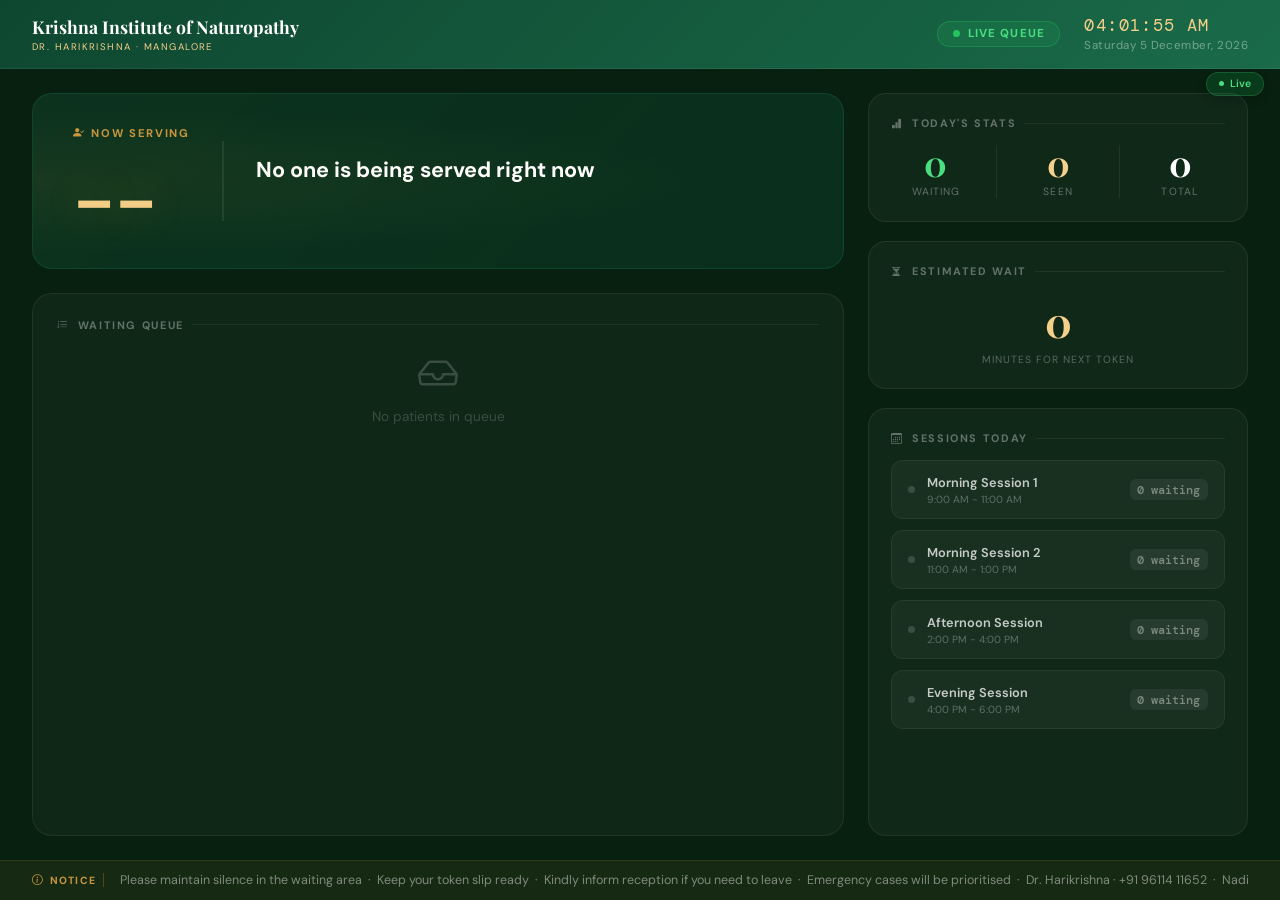
<file: token-display.html>
<!DOCTYPE html>
<html lang="en">
<head>
<meta charset="UTF-8"/>
<meta name="viewport" content="width=device-width, initial-scale=1.0"/>
<title>Live Queue Display | Dr. Harikrishna – KIN</title>
<link href="https://fonts.googleapis.com/css2?family=Playfair+Display:wght@600;700&family=DM+Sans:wght@300;400;500;600&family=DM+Mono:wght@400;500&display=swap" rel="stylesheet"/>
<link rel="stylesheet" href="https://cdn.jsdelivr.net/npm/bootstrap-icons@1.11.3/font/bootstrap-icons.min.css"/>
<style>
:root{
  --green:#1a6b4a;--gd:#0e4730;--gl:#2a8c62;
  --gold:#c8963e;--gold-l:#f5d08a;
  --cream:#faf7f2;--dark:#1a1a1a;--text:#3a3a3a;--muted:#7a7a7a;
  --r:16px;
  --bg:#07200f;
}
*{box-sizing:border-box;margin:0;padding:0;}
html,body{height:100%;}
body{
  font-family:'DM Sans',sans-serif;
  background:var(--bg);
  color:#fff;
  min-height:100vh;
  display:flex;
  flex-direction:column;
  overflow:hidden;
}
h1,h2,h3,h4,.serif{font-family:'Playfair Display',serif;}
.mono{font-family:'DM Mono',monospace;}

/* ─── HEADER ─── */
header{
  background:linear-gradient(135deg,var(--gd),var(--green));
  padding:.9rem 2rem;
  display:flex;align-items:center;justify-content:space-between;
  border-bottom:1px solid rgba(255,255,255,.08);
  flex-shrink:0;
}
.brand{font-family:'Playfair Display',serif;font-size:1.1rem;color:#fff;font-weight:700;}
.brand span{display:block;font-size:.6rem;font-family:'DM Sans',sans-serif;letter-spacing:.15em;text-transform:uppercase;color:var(--gold-l);font-weight:400;margin-top:2px;}
.header-right{display:flex;align-items:center;gap:1.5rem;}
.live-badge{display:flex;align-items:center;gap:.5rem;background:rgba(34,197,94,.12);border:1px solid rgba(34,197,94,.3);border-radius:50px;padding:.3rem .9rem;font-size:.72rem;font-weight:700;letter-spacing:.1em;text-transform:uppercase;color:#4ade80;}
.live-dot{width:7px;height:7px;border-radius:50%;background:#22c55e;animation:pulse 1.5s infinite;}
@keyframes pulse{0%,100%{box-shadow:0 0 0 0 rgba(34,197,94,.5);}50%{box-shadow:0 0 0 6px rgba(34,197,94,0);}}
#clock{font-family:'DM Mono',monospace;font-size:1.05rem;color:var(--gold-l);letter-spacing:.08em;}
#date-str{font-size:.72rem;color:rgba(255,255,255,.4);text-align:right;margin-top:2px;letter-spacing:.04em;}

/* ─── MAIN LAYOUT ─── */
.stage{
  flex:1;
  display:grid;
  grid-template-columns:1fr 380px;
  grid-template-rows:auto 1fr;
  gap:1.5rem;
  padding:1.5rem 2rem 1.5rem;
  overflow:hidden;
}

/* ─── NOW SERVING ─── */
.now-serving{
  grid-column:1;grid-row:1;
  background:linear-gradient(135deg,rgba(26,107,74,.25),rgba(14,71,48,.4));
  border:1px solid rgba(26,107,74,.35);
  border-radius:20px;
  padding:2rem 2.5rem;
  display:flex;align-items:center;gap:2rem;
  position:relative;overflow:hidden;
}
.now-serving::before{
  content:'';position:absolute;inset:0;
  background:radial-gradient(ellipse at 0% 50%,rgba(200,150,62,.07) 0%,transparent 60%);
  pointer-events:none;
}
.ns-label{font-size:.7rem;font-weight:700;letter-spacing:.15em;text-transform:uppercase;color:var(--gold);margin-bottom:.5rem;}
.ns-token{
  font-family:'Playfair Display',serif;
  font-size:clamp(3.5rem,7vw,5.5rem);
  font-weight:700;color:var(--gold-l);
  line-height:1;
  text-shadow:0 0 40px rgba(200,150,62,.3);
  transition:all .4s ease;
}
.ns-divider{width:2px;height:80px;background:rgba(255,255,255,.08);flex-shrink:0;}
.ns-info{flex:1;}
.ns-name{font-size:clamp(1rem,2vw,1.35rem);font-weight:700;color:#fff;margin-bottom:.3rem;}
.ns-meta{font-size:.8rem;color:rgba(255,255,255,.45);}
.ns-session-pill{
  display:inline-flex;align-items:center;gap:.4rem;
  background:rgba(200,150,62,.15);border:1px solid rgba(200,150,62,.3);
  border-radius:50px;padding:.3rem .9rem;font-size:.72rem;color:var(--gold-l);font-weight:600;
  margin-top:.6rem;
}
.calling-anim{
  position:absolute;right:2rem;top:50%;transform:translateY(-50%);
  display:flex;align-items:center;gap:4px;
}
.calling-anim span{
  display:block;width:4px;border-radius:4px;background:var(--gold);
  animation:bars .8s ease-in-out infinite;
}
.calling-anim span:nth-child(1){height:16px;animation-delay:0s;}
.calling-anim span:nth-child(2){height:28px;animation-delay:.1s;}
.calling-anim span:nth-child(3){height:20px;animation-delay:.2s;}
.calling-anim span:nth-child(4){height:32px;animation-delay:.3s;}
.calling-anim span:nth-child(5){height:22px;animation-delay:.15s;}
@keyframes bars{0%,100%{transform:scaleY(.5);opacity:.4;}50%{transform:scaleY(1);opacity:1;}}

/* ─── UP NEXT ─── */
.up-next{
  grid-column:1;grid-row:2;
  background:rgba(255,255,255,.03);
  border:1px solid rgba(255,255,255,.07);
  border-radius:20px;
  padding:1.5rem;
  overflow:hidden;
  display:flex;flex-direction:column;
}
.section-title{
  font-size:.68rem;font-weight:700;letter-spacing:.15em;text-transform:uppercase;
  color:rgba(255,255,255,.35);margin-bottom:1rem;display:flex;align-items:center;gap:.5rem;
}
.section-title::after{content:'';flex:1;height:1px;background:rgba(255,255,255,.06);}
.queue-grid{
  display:grid;
  grid-template-columns:repeat(auto-fill,minmax(160px,1fr));
  gap:.7rem;
  flex:1;overflow-y:auto;
}
.queue-grid::-webkit-scrollbar{width:4px;}
.queue-grid::-webkit-scrollbar-track{background:transparent;}
.queue-grid::-webkit-scrollbar-thumb{background:rgba(255,255,255,.1);border-radius:4px;}
.q-card{
  background:rgba(255,255,255,.05);border:1px solid rgba(255,255,255,.07);
  border-radius:14px;padding:.9rem;
  transition:all .2s;
  position:relative;overflow:hidden;
}
.q-card.pos-1{background:rgba(26,107,74,.18);border-color:rgba(26,107,74,.4);}
.q-pos{font-size:.6rem;font-weight:700;letter-spacing:.1em;text-transform:uppercase;color:rgba(255,255,255,.3);margin-bottom:.3rem;}
.q-card.pos-1 .q-pos{color:var(--gl);}
.q-tok{font-family:'Playfair Display',serif;font-size:1.4rem;font-weight:700;color:var(--gold-l);line-height:1;}
.q-name{font-size:.78rem;color:rgba(255,255,255,.5);margin-top:.25rem;white-space:nowrap;overflow:hidden;text-overflow:ellipsis;}
.q-badge{position:absolute;top:.6rem;right:.6rem;font-size:.58rem;font-weight:700;padding:.15rem .45rem;border-radius:50px;}
.q-badge.pri{background:rgba(239,68,68,.15);color:#fca5a5;border:1px solid rgba(239,68,68,.2);}
.q-badge.norm{display:none;}
.no-queue{
  flex:1;display:flex;flex-direction:column;align-items:center;justify-content:center;
  color:rgba(255,255,255,.18);gap:.5rem;
}
.no-queue i{font-size:2.5rem;}
.no-queue p{font-size:.85rem;}

/* ─── SIDEBAR ─── */
.sidebar{
  grid-column:2;grid-row:1/3;
  display:flex;flex-direction:column;gap:1.2rem;
  overflow-y:auto;
}
.sidebar::-webkit-scrollbar{width:3px;}
.sidebar::-webkit-scrollbar-thumb{background:rgba(255,255,255,.1);}

.stat-card{
  background:rgba(255,255,255,.04);border:1px solid rgba(255,255,255,.07);
  border-radius:18px;padding:1.4rem;
}
.stat-row{display:flex;gap:1rem;}
.stat-item{flex:1;text-align:center;}
.stat-val{
  font-family:'Playfair Display',serif;font-size:2.2rem;font-weight:700;
  color:#fff;line-height:1;
}
.stat-val.green{color:#4ade80;}
.stat-val.gold{color:var(--gold-l);}
.stat-lbl{font-size:.65rem;color:rgba(255,255,255,.35);text-transform:uppercase;letter-spacing:.1em;margin-top:.35rem;}
.stat-divider{width:1px;background:rgba(255,255,255,.07);align-self:stretch;}

.sessions-card{
  background:rgba(255,255,255,.04);border:1px solid rgba(255,255,255,.07);
  border-radius:18px;padding:1.4rem;flex:1;
  display:flex;flex-direction:column;
}
.sess-list{display:flex;flex-direction:column;gap:.65rem;flex:1;}
.sess-item{
  background:rgba(255,255,255,.04);border:1px solid rgba(255,255,255,.06);
  border-radius:12px;padding:.8rem 1rem;
  display:flex;align-items:center;gap:.7rem;
  transition:border-color .2s;
}
.sess-item.active-sess{border-color:rgba(26,107,74,.5);background:rgba(26,107,74,.1);}
.sess-item.active-sess .sess-dot{background:#4ade80;box-shadow:0 0 8px rgba(74,222,128,.5);}
.sess-dot{width:7px;height:7px;border-radius:50%;background:rgba(255,255,255,.15);flex-shrink:0;}
.sess-info{flex:1;min-width:0;}
.sess-name{font-size:.8rem;font-weight:600;color:rgba(255,255,255,.75);white-space:nowrap;overflow:hidden;text-overflow:ellipsis;}
.sess-time{font-size:.65rem;color:rgba(255,255,255,.3);margin-top:2px;}
.sess-count{
  font-family:'DM Mono',monospace;
  font-size:.78rem;font-weight:500;color:rgba(255,255,255,.4);
  background:rgba(255,255,255,.06);
  border-radius:6px;padding:.15rem .45rem;white-space:nowrap;flex-shrink:0;
}
.sess-item.active-sess .sess-count{color:var(--gold-l);background:rgba(200,150,62,.12);}

/* ─── TICKER ─── */
.ticker{
  flex-shrink:0;
  background:rgba(200,150,62,.08);border-top:1px solid rgba(200,150,62,.15);
  padding:.6rem 2rem;
  display:flex;align-items:center;gap:1rem;
  overflow:hidden;
}
.ticker-label{
  font-size:.65rem;font-weight:700;letter-spacing:.12em;text-transform:uppercase;
  color:var(--gold);white-space:nowrap;flex-shrink:0;
  display:flex;align-items:center;gap:.4rem;
}
.ticker-label::after{content:'';display:block;width:1px;height:14px;background:rgba(200,150,62,.3);}
.ticker-track{flex:1;overflow:hidden;position:relative;height:20px;}
.ticker-inner{
  position:absolute;white-space:nowrap;
  font-size:.78rem;color:rgba(255,255,255,.45);
  animation:ticker 28s linear infinite;
  top:50%;transform:translateY(-50%);
}
@keyframes ticker{0%{transform:translateX(100%) translateY(-50%);}100%{transform:translateX(-100%) translateY(-50%);}}

/* ─── TOKEN FLASH OVERLAY ─── */
#call-overlay{
  position:fixed;inset:0;background:rgba(7,32,15,.92);
  z-index:999;display:none;
  flex-direction:column;align-items:center;justify-content:center;
  gap:1rem;
}
#call-overlay.show{display:flex;animation:fadein .25s ease;}
@keyframes fadein{from{opacity:0;transform:scale(.96);}to{opacity:1;transform:scale(1);}}
.overlay-lbl{font-size:.85rem;font-weight:700;letter-spacing:.2em;text-transform:uppercase;color:var(--gold);}
.overlay-tok{font-family:'Playfair Display',serif;font-size:clamp(6rem,15vw,11rem);font-weight:700;color:var(--gold-l);line-height:1;text-shadow:0 0 80px rgba(200,150,62,.4);}
.overlay-name{font-size:clamp(1.2rem,3vw,2rem);color:rgba(255,255,255,.7);font-weight:300;}
.overlay-sess{font-size:.9rem;color:rgba(255,255,255,.35);margin-top:.5rem;}
.overlay-bar{width:200px;height:4px;background:rgba(255,255,255,.1);border-radius:4px;overflow:hidden;margin-top:1.5rem;}
.overlay-prog{height:100%;background:var(--gold);border-radius:4px;animation:prog 3.5s linear forwards;}
@keyframes prog{from{width:0;}to{width:100%;}}

/* ─── RESPONSIVE ─── */
@media(max-width:900px){
  .stage{grid-template-columns:1fr;grid-template-rows:auto auto 1fr;}
  .now-serving{grid-column:1;grid-row:1;}
  .sidebar{grid-column:1;grid-row:2;flex-direction:row;flex-wrap:wrap;}
  .stat-card,.sessions-card{flex:1;min-width:220px;}
  .up-next{grid-column:1;grid-row:3;}
}
@media(max-width:500px){
  .stage{padding:1rem;}
  header{padding:.7rem 1rem;}
  .ns-token{font-size:3.5rem;}
}

.kin-status{position:fixed;top:4.5rem;right:1rem;z-index:9999;padding:.28rem .75rem;border-radius:50px;font-size:.65rem;font-weight:600;box-shadow:0 2px 10px rgba(0,0,0,.25);display:flex;align-items:center;gap:.35rem;}
.kin-status::before{content:'';width:5px;height:5px;border-radius:50%;background:currentColor;}
.kin-status-ok{background:rgba(22,163,74,.2);color:#4ade80;border:1px solid rgba(74,222,128,.2);}
.kin-status-info{background:rgba(3,105,161,.2);color:#7dd3fc;border:1px solid rgba(125,211,252,.2);}
.kin-status-warn{background:rgba(180,83,9,.2);color:#fcd34d;border:1px solid rgba(252,211,77,.2);}
.kin-status-err{background:rgba(185,28,28,.2);color:#fca5a5;border:1px solid rgba(252,165,165,.2);}
</style>
</head>
<body>

<!-- TOKEN CALL OVERLAY -->
<div id="call-overlay">
  <div class="overlay-lbl">Now Calling</div>
  <div class="overlay-tok" id="ov-tok">--</div>
  <div class="overlay-name" id="ov-name">--</div>
  <div class="overlay-sess" id="ov-sess">--</div>
  <div class="overlay-bar"><div class="overlay-prog"></div></div>
</div>

<!-- HEADER -->
<header>
  <div class="brand">Krishna Institute of Naturopathy<span>Dr. Harikrishna · Mangalore</span></div>
  <div class="header-right">
    <div class="live-badge"><div class="live-dot"></div>Live Queue</div>
    <div>
      <div id="clock">--:--:--</div>
      <div id="date-str">--</div>
    </div>
  </div>
<div id="kin-sync-status" class="kin-status kin-status-info">Live</div>
</header>

<!-- MAIN STAGE -->
<div class="stage">

  <!-- NOW SERVING -->
  <div class="now-serving">
    <div>
      <div class="ns-label"><i class="bi bi-person-check-fill" style="margin-right:.35rem"></i>Now Serving</div>
      <div class="ns-token" id="ns-tok">--</div>
    </div>
    <div class="ns-divider"></div>
    <div class="ns-info">
      <div class="ns-name" id="ns-name">Waiting for patients…</div>
      <div class="ns-meta" id="ns-meta">&nbsp;</div>
      <div class="ns-session-pill" id="ns-sess-pill" style="display:none"><i class="bi bi-clock"></i><span id="ns-sess">--</span></div>
    </div>
    <div class="calling-anim" id="calling-anim" style="display:none">
      <span></span><span></span><span></span><span></span><span></span>
    </div>
  </div>

  <!-- UP NEXT QUEUE -->
  <div class="up-next">
    <div class="section-title"><i class="bi bi-list-ol"></i>Waiting Queue</div>
    <div id="queue-container">
      <div class="no-queue" id="no-queue">
        <i class="bi bi-inbox"></i>
        <p>No patients in queue</p>
      </div>
      <div class="queue-grid" id="queue-grid" style="display:none"></div>
    </div>
  </div>

  <!-- SIDEBAR -->
  <div class="sidebar">
    <!-- Stats -->
    <div class="stat-card">
      <div class="section-title" style="margin-bottom:.9rem"><i class="bi bi-bar-chart-fill"></i>Today's Stats</div>
      <div class="stat-row">
        <div class="stat-item">
          <div class="stat-val green" id="st-wait">0</div>
          <div class="stat-lbl">Waiting</div>
        </div>
        <div class="stat-divider"></div>
        <div class="stat-item">
          <div class="stat-val gold" id="st-done">0</div>
          <div class="stat-lbl">Seen</div>
        </div>
        <div class="stat-divider"></div>
        <div class="stat-item">
          <div class="stat-val" id="st-total">0</div>
          <div class="stat-lbl">Total</div>
        </div>
      </div>
    </div>

    <!-- Avg wait -->
    <div class="stat-card">
      <div class="section-title" style="margin-bottom:.9rem"><i class="bi bi-hourglass-split"></i>Estimated Wait</div>
      <div style="text-align:center;">
        <div style="font-family:'Playfair Display',serif;font-size:2.6rem;font-weight:700;color:var(--gold-l);" id="est-wait">--</div>
        <div style="font-size:.65rem;color:rgba(255,255,255,.3);letter-spacing:.1em;text-transform:uppercase;margin-top:.3rem;">minutes for next token</div>
      </div>
    </div>

    <!-- Sessions -->
    <div class="sessions-card">
      <div class="section-title" style="margin-bottom:.9rem"><i class="bi bi-calendar3"></i>Sessions Today</div>
      <div class="sess-list" id="sess-list"></div>
    </div>
  </div>
</div>

<!-- TICKER -->
<div class="ticker">
  <div class="ticker-label"><i class="bi bi-info-circle"></i>Notice</div>
  <div class="ticker-track">
    <div class="ticker-inner" id="ticker-text">
      Please maintain silence in the waiting area &nbsp;·&nbsp; Keep your token slip ready &nbsp;·&nbsp; Kindly inform reception if you need to leave &nbsp;·&nbsp; Emergency cases will be prioritised &nbsp;·&nbsp; Dr. Harikrishna · +91 96114 11652 &nbsp;·&nbsp; Nadigudde, Valpady Post, Mangalore
    </div>
  </div>
</div>

<script>
/* ── KIN CLOUD SYNC ─── */
var KIN_CONFIG = {
  SCRIPT_URL: 'https://script.google.com/macros/s/AKfycbxl4feNbV8AxAvSzj-4vq2BmkfMurQRYDsk-MDRMF9CXzfrn8s2RknUyL1XETJETWmK/exec', // ← PASTE YOUR GOOGLE APPS SCRIPT WEB APP URL HERE
  SYNC_INTERVAL: 5000,
};
var _KIN={tokens:null,sessions:null,online:false};
function _kinShowStatus(msg,type){var el=document.getElementById('kin-sync-status');if(!el)return;el.textContent=msg;el.className='kin-status kin-status-'+(type||'info');}
function _kinFetch(url,opts){return fetch(url,opts).then(function(r){return r.json();}).catch(function(e){return{error:e.toString()};});}
function getTokens(){if(_KIN.tokens!==null)return _KIN.tokens;try{return JSON.parse(localStorage.getItem('kin_tokens'))||[];}catch(e){return[];}}
function getSessions(){if(_KIN.sessions!==null)return _KIN.sessions;var D=[{id:'AM1',name:'Morning Session 1',time:'9:00 AM - 11:00 AM',icon:'bi-brightness-high-fill',cap:30,avg:4},{id:'AM2',name:'Morning Session 2',time:'11:00 AM - 1:00 PM',icon:'bi-sun-fill',cap:25,avg:5},{id:'PM1',name:'Afternoon Session',time:'2:00 PM - 4:00 PM',icon:'bi-cloud-sun-fill',cap:25,avg:5},{id:'PM2',name:'Evening Session',time:'4:00 PM - 6:00 PM',icon:'bi-moon-stars-fill',cap:20,avg:6}];try{return JSON.parse(localStorage.getItem('kin_sessions'))||D;}catch(e){return D;}}
function saveTokens(arr){_KIN.tokens=arr;localStorage.setItem('kin_tokens',JSON.stringify(arr));}
function kinPull(cb){
  if(!KIN_CONFIG.SCRIPT_URL){if(cb)cb();return;}
  _KIN.online=true;_kinShowStatus('Live','info');
  Promise.all([_kinFetch(KIN_CONFIG.SCRIPT_URL+'?action=getTokens'),_kinFetch(KIN_CONFIG.SCRIPT_URL+'?action=getSessions')]).then(function(res){
    if(res[0]&&res[0].ok){_KIN.tokens=res[0].tokens||[];localStorage.setItem('kin_tokens',JSON.stringify(_KIN.tokens));}
    if(res[1]&&res[1].ok&&res[1].sessions&&res[1].sessions.length){_KIN.sessions=res[1].sessions;localStorage.setItem('kin_sessions',JSON.stringify(_KIN.sessions));}
    _kinShowStatus('Live','ok');if(cb)cb();
  }).catch(function(){_kinShowStatus('Offline','err');if(cb)cb();});
}
/* ── END SYNC ─── */

(function(){
var TKEY='kin_tokens', SKEY='kin_sessions';
var DEFAULT_SESSIONS=[
  {id:'AM1',name:'Morning Session 1',time:'9:00 AM – 11:00 AM',icon:'bi-brightness-high-fill',cap:30,avg:4},
  {id:'AM2',name:'Morning Session 2',time:'11:00 AM – 1:00 PM', icon:'bi-sun-fill',            cap:25,avg:5},
  {id:'PM1',name:'Afternoon Session', time:'2:00 PM – 4:00 PM', icon:'bi-cloud-sun-fill',      cap:25,avg:5},
  {id:'PM2',name:'Evening Session',   time:'4:00 PM – 6:00 PM', icon:'bi-moon-stars-fill',     cap:20,avg:6}
];
var PRIORITY_COLORS={Critical:'#fca5a5',Pregnant:'#f9a8d4','Senior Citizen':'#fde68a','Differently Abled':'#93c5fd',Child:'#a5f3fc'};

/* getSessions / getTokens provided by KIN sync layer */
function todayStr(){return new Date().toLocaleDateString('en-IN',{day:'2-digit',month:'short',year:'numeric'});}

/* Clock */
function updateClock(){
  var now=new Date();
  var h=now.getHours(),m=now.getMinutes(),s=now.getSeconds();
  var ampm=h>=12?'PM':'AM';
  h=h%12||12;
  document.getElementById('clock').textContent=
    String(h).padStart(2,'0')+':'+String(m).padStart(2,'0')+':'+String(s).padStart(2,'0')+' '+ampm;
  document.getElementById('date-str').textContent=
    now.toLocaleDateString('en-IN',{weekday:'long',day:'numeric',month:'long',year:'numeric'});
}
setInterval(updateClock,1000);updateClock();

/* Previous serving token for flash detection */
var prevServingId=null;

function render(){
  var tday=todayStr();
  var toks=getTokens().filter(function(t){return t.date===tday;});
  var ss=getSessions();
  var serving=null,waiting=[],done=0;
  for(var i=0;i<toks.length;i++){
    if(toks[i].status==='serving') serving=toks[i];
    else if(toks[i].status==='waiting') waiting.push(toks[i]);
    else if(toks[i].status==='done') done++;
  }

  /* Flash overlay when a new token is being served */
  if(serving && serving.id!==prevServingId){
    prevServingId=serving.id;
    showOverlay(serving);
  }
  if(!serving) prevServingId=null;

  /* Now Serving */
  var nsTok=document.getElementById('ns-tok');
  var nsName=document.getElementById('ns-name');
  var nsMeta=document.getElementById('ns-meta');
  var nsPill=document.getElementById('ns-sess-pill');
  var nsSess=document.getElementById('ns-sess');
  var callingAnim=document.getElementById('calling-anim');

  if(serving){
    nsTok.textContent=serving.tokenNum;
    nsName.textContent=serving.name;
    nsMeta.textContent=(serving.age?serving.age+'y · ':'')+serving.condition+(serving.priority&&serving.priority!=='None'?' · ⚑ '+serving.priority:'');
    nsSess.textContent=serving.sessionName;
    nsPill.style.display='inline-flex';
    callingAnim.style.display='flex';
  } else {
    nsTok.textContent='--';
    nsName.textContent='No one is being served right now';
    nsMeta.innerHTML='&nbsp;';
    nsPill.style.display='none';
    callingAnim.style.display='none';
  }

  /* Waiting queue grid */
  var qGrid=document.getElementById('queue-grid');
  var noQ=document.getElementById('no-queue');
  if(waiting.length===0){
    qGrid.style.display='none';noQ.style.display='flex';
  } else {
    qGrid.style.display='grid';noQ.style.display='none';
    qGrid.innerHTML='';
    for(var j=0;j<waiting.length;j++){
      var t=waiting[j];
      var pri=t.priority&&t.priority!=='None';
      var col=pri?(PRIORITY_COLORS[t.priority]||'#fde68a'):'';
      var c=document.createElement('div');
      c.className='q-card'+(j===0?' pos-1':'');
      c.innerHTML=
        '<div class="q-pos">'+(j===0?'Next Up':'#'+(j+1))+'</div>'+
        '<div class="q-tok">'+t.tokenNum+'</div>'+
        '<div class="q-name">'+t.name.split(' ')[0]+'</div>'+
        (pri?'<div class="q-badge pri" style="color:'+col+';border-color:'+col+'40;background:'+col+'18">'+t.priority+'</div>':'');
      qGrid.appendChild(c);
    }
  }

  /* Stats */
  document.getElementById('st-wait').textContent=waiting.length;
  document.getElementById('st-done').textContent=done;
  document.getElementById('st-total').textContent=toks.length;

  /* Est wait */
  var avgMin=ss[0]?ss[0].avg:5;
  if(serving) for(var k=0;k<ss.length;k++){if(ss[k].id===serving.sessionId){avgMin=ss[k].avg;break;}}
  document.getElementById('est-wait').textContent=waiting.length>0?(waiting.length*avgMin):'0';

  /* Sessions sidebar */
  var sessListEl=document.getElementById('sess-list');
  sessListEl.innerHTML='';
  for(var m=0;m<ss.length;m++){
    var s=ss[m];
    var cnt=toks.filter(function(t){return t.sessionId===s.id&&t.status==='waiting';}).length;
    var serv=(serving&&serving.sessionId===s.id);
    var d=document.createElement('div');
    d.className='sess-item'+(serv?' active-sess':'');
    d.innerHTML=
      '<div class="sess-dot"></div>'+
      '<div class="sess-info"><div class="sess-name">'+s.name+'</div><div class="sess-time">'+s.time+'</div></div>'+
      '<div class="sess-count">'+cnt+' waiting</div>';
    sessListEl.appendChild(d);
  }
}

function showOverlay(token){
  var ov=document.getElementById('call-overlay');
  document.getElementById('ov-tok').textContent=token.tokenNum;
  document.getElementById('ov-name').textContent=token.name;
  document.getElementById('ov-sess').textContent=token.sessionName||'Please proceed to the consultation room';
  /* Restart progress bar */
  var bar=ov.querySelector('.overlay-prog');
  if(bar){bar.style.animation='none';bar.offsetWidth;bar.style.animation='prog 3.5s linear forwards';}
  ov.classList.add('show');
  setTimeout(function(){ov.classList.remove('show');},3600);
}

/* Cloud-aware poll */
kinPull(render);
setInterval(function(){kinPull(render);},KIN_CONFIG.SYNC_INTERVAL);

/* Also listen for storage events (cross-tab) */
window.addEventListener('storage',function(e){
  if(e.key===TKEY||e.key===SKEY) render();

  /* ── ANNOUNCEMENT from Admin ── */
  if(e.key==='kin_announce'&&e.newValue){
    try{
      var p=JSON.parse(e.newValue);
      if(p&&p.tokenNum){
        announceOnDisplay(p.tokenNum,p.name||'');
      }
    }catch(err){}
  }
});

/* ─── SPEECH ANNOUNCEMENT (female voice) ─── */
function announceOnDisplay(tokenNum,name){
  /* Show flash overlay */
  showOverlay({tokenNum:tokenNum,name:name,sessionName:''});

  if(!window.speechSynthesis) return;
  window.speechSynthesis.cancel();

  var numPart=tokenNum.replace('T-','').replace(/^0+/,'');
  var text='Token number '+numPart+'. '+name+', please proceed to the consultation room. Token number '+numPart+'.';

  var utter=new SpeechSynthesisUtterance(text);
  utter.rate=0.85;
  utter.pitch=1.15;
  utter.volume=1;
  utter.lang='en-IN';

  function pickFemaleVoice(){
    var voices=window.speechSynthesis.getVoices();
    var femaleNames=['Samantha','Victoria','Karen','Moira','Tessa','Veena','Zira','Susan','Heera','Raveena','Aditi','Lekha'];
    var v=null;
    for(var i=0;i<voices.length;i++){if(voices[i].lang&&voices[i].lang.indexOf('en-IN')>-1&&voices[i].name.toLowerCase().indexOf('female')>-1){v=voices[i];break;}}
    if(!v)for(var i=0;i<voices.length;i++){if(voices[i].lang&&voices[i].lang.indexOf('en-IN')>-1){v=voices[i];break;}}
    if(!v)for(var i=0;i<voices.length;i++){if(voices[i].name.toLowerCase().indexOf('female')>-1){v=voices[i];break;}}
    if(!v){for(var i=0;i<voices.length;i++){for(var j=0;j<femaleNames.length;j++){if(voices[i].name.indexOf(femaleNames[j])>-1){v=voices[i];break;}}if(v)break;}}
    if(!v)for(var i=0;i<voices.length;i++){if(voices[i].lang&&voices[i].lang.indexOf('en')>-1){v=voices[i];break;}}
    return v;
  }

  function doSpeak(){
    var v=pickFemaleVoice();
    if(v) utter.voice=v;
    window.speechSynthesis.speak(utter);
  }

  if(window.speechSynthesis.getVoices().length===0){
    window.speechSynthesis.onvoiceschanged=function(){doSpeak();window.speechSynthesis.onvoiceschanged=null;};
  } else {
    doSpeak();
  }
}

/* Unlock audio context on first user interaction (required by browsers) */
document.addEventListener('click',function(){
  if(window.speechSynthesis){
    var u=new SpeechSynthesisUtterance('');
    window.speechSynthesis.speak(u);
  }
},{once:true});
})();
</script>
</body>
</html>
</file>
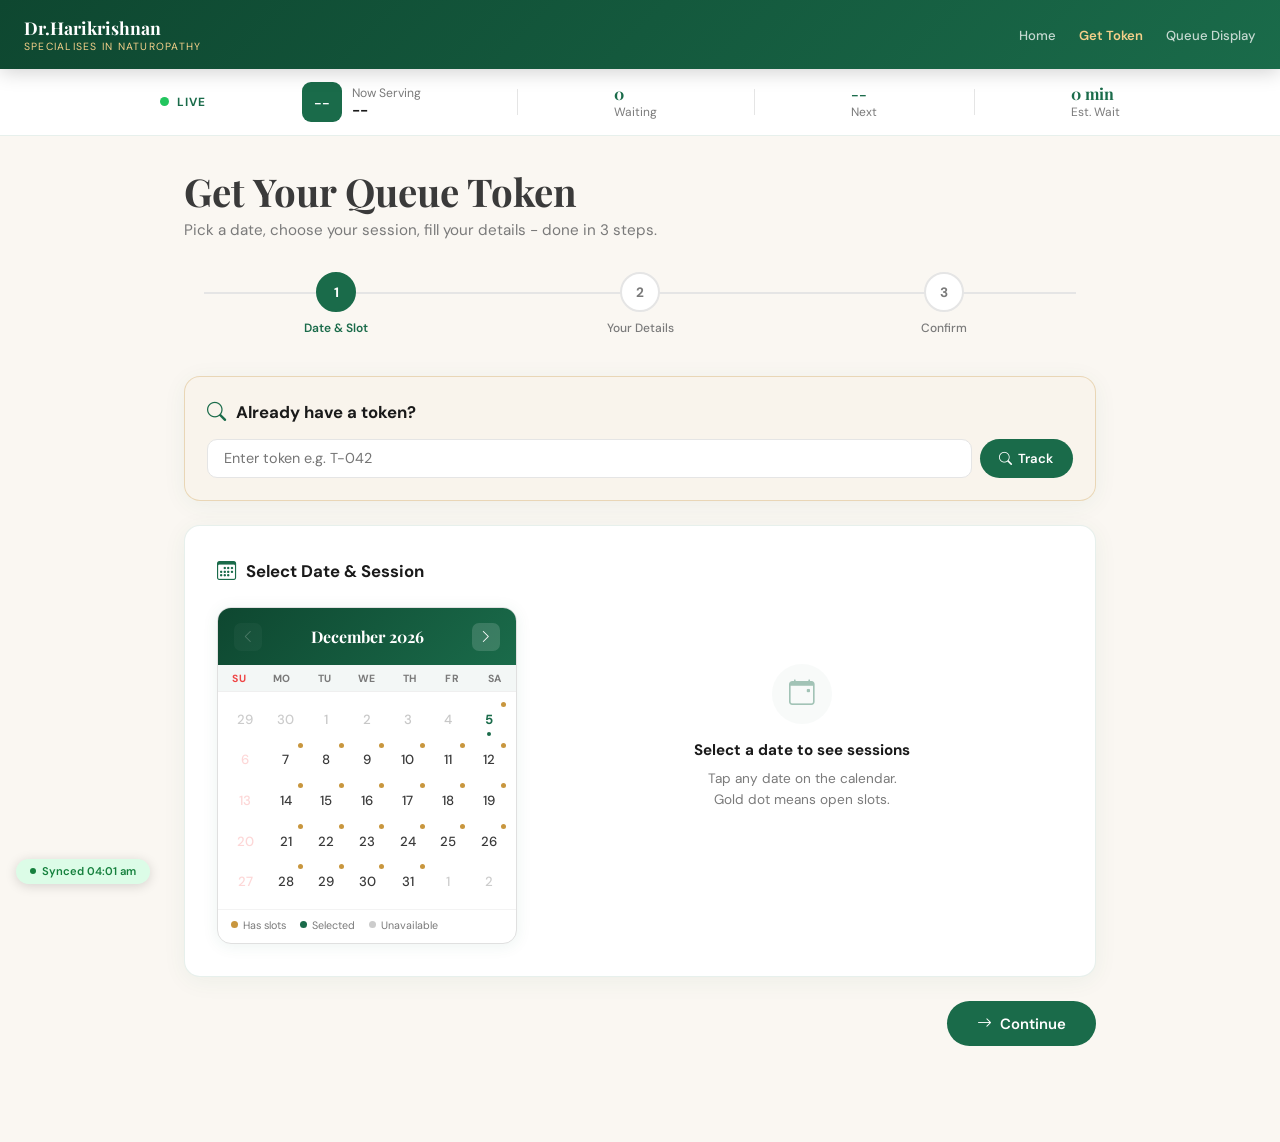
<file: token-patient.html>
<!DOCTYPE html>
<html lang="en">
<head>
<meta charset="UTF-8"/>
<meta name="viewport" content="width=device-width, initial-scale=1.0"/>
<title>Get Your Token | Dr. Harikrishna - KIN</title>
<meta name="description" content="Book your queue token for Dr. Harikrishna's clinic online."/>
<link href="https://fonts.googleapis.com/css2?family=Playfair+Display:wght@600;700&family=DM+Sans:wght@300;400;500;600&display=swap" rel="stylesheet"/>
<link rel="stylesheet" href="https://cdn.jsdelivr.net/npm/bootstrap-icons@1.11.3/font/bootstrap-icons.min.css"/>
<style>
:root{--green:#1a6b4a;--gd:#0e4730;--gl:#2a8c62;--gold:#c8963e;--gold-l:#f5d08a;--cream:#faf7f2;--dark:#1a1a1a;--text:#3a3a3a;--muted:#7a7a7a;--r:16px;}
*{box-sizing:border-box;margin:0;padding:0;}
body{font-family:'DM Sans',sans-serif;background:var(--cream);color:var(--text);min-height:100vh;}
h1,h2,h3,h4{font-family:'Playfair Display',serif;}
.topbar{background:linear-gradient(135deg,var(--gd),var(--green));padding:1rem 1.5rem;display:flex;align-items:center;justify-content:space-between;position:sticky;top:0;z-index:100;box-shadow:0 2px 20px rgba(0,0,0,.2);}
.brand{font-family:'Playfair Display',serif;color:#fff;font-size:1.1rem;font-weight:700;text-decoration:none;}
.brand span{display:block;font-family:'DM Sans',sans-serif;font-weight:400;font-size:.65rem;letter-spacing:.12em;text-transform:uppercase;color:var(--gold-l);margin-top:1px;}
.nav-links a{color:rgba(255,255,255,.75);text-decoration:none;font-size:.82rem;font-weight:500;margin-left:1.2rem;}
.nav-links a.active{color:var(--gold-l);font-weight:600;}
.banner{background:#fff;border-bottom:1px solid rgba(26,107,74,.1);padding:.8rem 1.5rem;}
.b-inner{max-width:960px;margin:0 auto;display:flex;align-items:center;justify-content:space-between;gap:.8rem;flex-wrap:wrap;}
.live-dot{width:9px;height:9px;background:#22c55e;border-radius:50%;animation:pulse 1.5s infinite;}
@keyframes pulse{0%,100%{box-shadow:0 0 0 0 rgba(34,197,94,.5);}50%{box-shadow:0 0 0 6px rgba(34,197,94,0);}}
.bval{font-weight:700;font-size:1rem;color:var(--green);font-family:'Playfair Display',serif;}
.blbl{color:var(--muted);font-size:.75rem;}
.dvdr{width:1px;height:26px;background:#e5e5e5;}
.ntok{background:var(--green);color:#fff;font-weight:700;font-size:1rem;font-family:'Playfair Display',serif;min-width:40px;height:40px;border-radius:9px;display:flex;align-items:center;justify-content:center;padding:0 .5rem;}
.ntxt{font-size:.76rem;color:var(--muted);}
.ntxt strong{display:block;font-size:.9rem;color:var(--dark);}
main{max-width:960px;margin:2rem auto;padding:0 1.5rem 4rem;}
.page-title{font-size:clamp(1.8rem,4vw,2.4rem);line-height:1.2;margin-bottom:.4rem;}
.page-sub{color:var(--muted);font-size:.95rem;margin-bottom:2rem;}
.steps{display:flex;margin-bottom:2.5rem;position:relative;}
.steps::before{content:'';position:absolute;top:20px;left:20px;right:20px;height:2px;background:#e5e5e5;z-index:0;}
.step{flex:1;text-align:center;position:relative;z-index:1;}
.step-circle{width:40px;height:40px;border-radius:50%;border:2px solid #e5e5e5;background:#fff;display:flex;align-items:center;justify-content:center;margin:0 auto .5rem;font-weight:700;font-size:.85rem;color:var(--muted);transition:all .3s;}
.step.active .step-circle{border-color:var(--green);background:var(--green);color:#fff;}
.step.done .step-circle{border-color:var(--green);background:var(--green);color:#fff;}
.step.done .step-circle span{display:none;}
.step.done .step-circle::after{content:'checkmark';}
.step-label{font-size:.75rem;color:var(--muted);font-weight:500;}
.step.active .step-label{color:var(--green);font-weight:600;}
.card{background:#fff;border-radius:var(--r);border:1px solid rgba(26,107,74,.1);padding:2rem;box-shadow:0 4px 24px rgba(26,107,74,.06);margin-bottom:1.5rem;}
.card-title{font-size:1.05rem;font-weight:700;margin-bottom:1.5rem;display:flex;align-items:center;gap:.6rem;color:var(--dark);}
.card-title i{color:var(--green);font-size:1.2rem;}
.track-row{display:flex;gap:.5rem;flex-wrap:wrap;}
.track-row input{flex:1;min-width:150px;border:1.5px solid #e5e5e5;border-radius:10px;padding:.6rem 1rem;font-size:.9rem;font-family:'DM Sans',sans-serif;}
.track-row input:focus{outline:none;border-color:var(--green);}
.track-result{background:var(--cream);border:1.5px solid rgba(26,107,74,.2);border-radius:12px;padding:1rem;margin-top:.8rem;display:none;font-size:.87rem;}
/* ---- CALENDAR ---- */
.cal-layout{display:grid;grid-template-columns:300px 1fr;gap:1.5rem;align-items:start;}
@media(max-width:680px){.cal-layout{grid-template-columns:1fr;}}
.cal-box{border-radius:14px;overflow:hidden;border:1.5px solid #e0e0e0;background:#fff;box-shadow:0 2px 16px rgba(26,107,74,.08);}
.cal-hdr{background:linear-gradient(135deg,var(--gd),var(--green));padding:.9rem 1rem;display:flex;align-items:center;justify-content:space-between;}
.cal-hdr-title{font-family:'Playfair Display',serif;font-size:1rem;font-weight:700;color:#fff;}
.cal-nav{background:rgba(255,255,255,.15);border:none;color:#fff;width:28px;height:28px;border-radius:7px;cursor:pointer;font-size:.85rem;display:flex;align-items:center;justify-content:center;transition:background .15s;}
.cal-nav:hover{background:rgba(255,255,255,.3);}
.cal-nav:disabled{opacity:.25;pointer-events:none;}
.cal-dow{display:grid;grid-template-columns:repeat(7,1fr);background:rgba(26,107,74,.05);border-bottom:1px solid #efefef;}
.cal-dow span{text-align:center;padding:.4rem 0;font-size:.65rem;font-weight:700;text-transform:uppercase;letter-spacing:.04em;color:var(--muted);}
.cal-dow .sun{color:#ef4444;}
.cal-dates{display:grid;grid-template-columns:repeat(7,1fr);gap:2px;padding:.5rem;}
.cd{aspect-ratio:1/1;display:flex;align-items:center;justify-content:center;border-radius:8px;border:none;background:transparent;font-size:.83rem;font-weight:500;color:var(--text);cursor:pointer;font-family:'DM Sans',sans-serif;position:relative;transition:background .12s,color .12s;width:100%;}
.cd:hover:not([disabled]){background:rgba(26,107,74,.1);}
.cd.other{color:#ccc;pointer-events:none;}
.cd.unavail{opacity:.28;pointer-events:none;}
.cd.sun-day{color:#f87171;}
.cd.today{color:var(--green);font-weight:700;}
.cd.today::after{content:'';position:absolute;bottom:3px;left:50%;transform:translateX(-50%);width:4px;height:4px;border-radius:50%;background:var(--green);}
.cd.has-slot::before{content:'';position:absolute;top:2px;right:2px;width:5px;height:5px;border-radius:50%;background:var(--gold);}
.cd.chosen{background:var(--green)!important;color:#fff!important;font-weight:700;}
.cd.chosen.today::after{background:#fff;}
.cd.chosen.has-slot::before{background:var(--gold-l);}
.cal-legend{display:flex;gap:.9rem;padding:.5rem .8rem .7rem;border-top:1px solid #f3f3f3;flex-wrap:wrap;}
.leg-item{display:flex;align-items:center;gap:.3rem;font-size:.67rem;color:var(--muted);}
.leg-dot{width:7px;height:7px;border-radius:50%;}
/* ---- SLOT PANEL ---- */
.slot-panel{min-height:280px;}
.slot-prompt{display:flex;flex-direction:column;align-items:center;justify-content:center;padding:2.5rem 1rem;text-align:center;min-height:260px;gap:.5rem;}
.slot-prompt .ico{width:60px;height:60px;background:rgba(26,107,74,.07);border-radius:50%;display:flex;align-items:center;justify-content:center;font-size:1.6rem;color:var(--green);opacity:.4;margin-bottom:.5rem;}
.slot-prompt strong{font-size:.95rem;color:var(--dark);}
.slot-prompt p{font-size:.85rem;color:var(--muted);line-height:1.6;}
.date-bar{background:rgba(26,107,74,.06);border:1.5px solid rgba(26,107,74,.14);border-radius:11px;padding:.8rem 1rem;display:flex;align-items:center;gap:.7rem;margin-bottom:1rem;}
.date-bar i{color:var(--green);font-size:1.1rem;}
.date-bar .dname{font-family:'Playfair Display',serif;font-size:.98rem;font-weight:700;color:var(--dark);}
.date-bar .dsub{font-size:.73rem;color:var(--muted);margin-top:1px;}
.slots-list{display:flex;flex-direction:column;gap:.55rem;}
.slot-card{display:flex;align-items:center;gap:.85rem;border:1.5px solid #e5e5e5;background:#fff;border-radius:12px;padding:.85rem 1rem;cursor:pointer;transition:border-color .18s,box-shadow .18s,background .18s;position:relative;overflow:hidden;}
.slot-card::before{content:'';position:absolute;left:0;top:0;bottom:0;width:3px;background:#e5e5e5;border-radius:3px 0 0 3px;transition:background .18s;}
.slot-card:hover{border-color:var(--gl);background:rgba(26,107,74,.02);}
.slot-card:hover::before{background:var(--gl);}
.slot-card.chosen{border-color:var(--green);background:rgba(26,107,74,.05);box-shadow:0 0 0 3px rgba(26,107,74,.1);}
.slot-card.chosen::before{background:var(--green);}
.slot-card.is-full{opacity:.5;cursor:not-allowed;}
.slot-card.is-full:hover{border-color:#e5e5e5;background:#fff;}
.slot-card.is-full:hover::before{background:#e5e5e5;}
.slot-icon{width:40px;height:40px;border-radius:9px;background:var(--cream);display:flex;align-items:center;justify-content:center;font-size:1rem;color:var(--green);flex-shrink:0;transition:all .18s;}
.slot-card.chosen .slot-icon{background:var(--green);color:#fff;}
.slot-info{flex:1;min-width:0;}
.slot-name{font-weight:700;font-size:.88rem;color:var(--dark);}
.slot-time{font-size:.76rem;color:var(--muted);margin-top:2px;}
.slot-right{text-align:right;flex-shrink:0;}
.slot-badge{font-size:.7rem;font-weight:700;padding:.18rem .55rem;border-radius:50px;}
.b-ok{background:#dcfce7;color:#15803d;}
.b-low{background:#fef3c7;color:#b45309;}
.b-full{background:#fee2e2;color:#b91c1c;}
.slot-meta{font-size:.68rem;color:var(--muted);margin-top:2px;}
.slot-check{color:var(--green);font-size:1rem;opacity:0;transition:opacity .18s;margin-left:.3rem;}
.slot-card.chosen .slot-check{opacity:1;}
.no-slots{text-align:center;padding:2rem;color:var(--muted);}
.no-slots i{font-size:1.8rem;display:block;margin-bottom:.5rem;opacity:.3;}
/* ---- FORM ---- */
.form-grid{display:grid;grid-template-columns:1fr 1fr;gap:1rem;}
@media(max-width:600px){.form-grid{grid-template-columns:1fr;}}
.fg{display:flex;flex-direction:column;gap:.35rem;}
.fg label{font-size:.77rem;font-weight:600;text-transform:uppercase;letter-spacing:.05em;}
.fi{position:relative;}
.fi i{position:absolute;left:.9rem;top:50%;transform:translateY(-50%);color:var(--muted);font-size:.88rem;pointer-events:none;}
.fi input,.fi select{padding-left:2.3rem;}
input,select,textarea{width:100%;border:1.5px solid #e5e5e5;border-radius:10px;padding:.62rem 1rem;font-size:.9rem;font-family:'DM Sans',sans-serif;color:var(--text);background:#fff;transition:border-color .18s;}
input:focus,select:focus,textarea:focus{outline:none;border-color:var(--green);box-shadow:0 0 0 3px rgba(26,107,74,.1);}
textarea{resize:none;}
/* ---- PRIORITY ---- */
.pri-grid{display:grid;grid-template-columns:repeat(auto-fill,minmax(128px,1fr));gap:.6rem;}
.pri-btn{border:1.5px solid #e5e5e5;background:#fff;border-radius:10px;padding:.65rem .8rem;cursor:pointer;transition:all .18s;text-align:center;font-size:.81rem;font-weight:600;color:var(--muted);font-family:'DM Sans',sans-serif;}
.pri-btn:hover{border-color:var(--green);}
.pri-btn.chosen{border-color:var(--green);background:var(--green);color:#fff;}
.pri-btn i{display:block;font-size:1.25rem;margin-bottom:.3rem;}
/* ---- REVIEW ---- */
.review-box{background:linear-gradient(135deg,var(--gd),var(--green));border-radius:var(--r);padding:2rem;color:#fff;}
.review-box h3{color:#fff;font-size:1.25rem;margin-bottom:1.2rem;}
.rv-row{display:flex;justify-content:space-between;align-items:flex-start;padding:.55rem 0;border-bottom:1px solid rgba(255,255,255,.1);}
.rv-row:last-child{border:none;}
.rv-row .k{font-size:.81rem;color:rgba(255,255,255,.6);flex-shrink:0;margin-right:1rem;}
.rv-row .v{font-weight:600;font-size:.9rem;text-align:right;}
.tok-preview{background:rgba(255,255,255,.12);border:2px solid rgba(200,150,62,.5);border-radius:12px;padding:1.2rem;text-align:center;margin-top:1rem;}
.tok-big{font-family:'Playfair Display',serif;font-size:3rem;font-weight:700;color:var(--gold-l);line-height:1;}
.tok-lbl{font-size:.72rem;color:rgba(255,255,255,.6);text-transform:uppercase;letter-spacing:.1em;margin-top:.3rem;}
/* ---- BUTTONS ---- */
.btn-green{background:var(--green);color:#fff;border:none;border-radius:50px;padding:.78rem 1.9rem;font-size:.93rem;font-weight:600;cursor:pointer;transition:all .22s;display:inline-flex;align-items:center;gap:.45rem;font-family:'DM Sans',sans-serif;}
.btn-green:hover{background:var(--gl);transform:translateY(-1px);box-shadow:0 8px 20px rgba(26,107,74,.28);}
.btn-outline{background:transparent;color:var(--green);border:2px solid var(--green);border-radius:50px;padding:.72rem 1.9rem;font-size:.9rem;font-weight:600;cursor:pointer;transition:all .22s;display:inline-flex;align-items:center;gap:.45rem;font-family:'DM Sans',sans-serif;}
.btn-outline:hover{background:var(--green);color:#fff;}
.btn-sm{background:var(--green);color:#fff;border:none;border-radius:50px;padding:.55rem 1.2rem;font-size:.82rem;font-weight:600;cursor:pointer;display:inline-flex;align-items:center;gap:.4rem;font-family:'DM Sans',sans-serif;}
.btn-sm:hover{background:var(--gl);}
.btn-row{display:flex;gap:1rem;justify-content:flex-end;flex-wrap:wrap;margin-top:1.5rem;}
/* ---- SUCCESS ---- */
#step-success{display:none;}
.suc-card{background:#fff;border-radius:24px;overflow:hidden;box-shadow:0 8px 64px rgba(26,107,74,.12);border:1px solid rgba(26,107,74,.1);}
.suc-head{background:linear-gradient(135deg,var(--gd),var(--green));padding:3rem 2rem;text-align:center;}
.suc-icon{width:76px;height:76px;background:rgba(255,255,255,.15);border-radius:50%;display:flex;align-items:center;justify-content:center;margin:0 auto 1.2rem;font-size:1.9rem;color:#fff;}
.suc-head h2{color:#fff;font-size:1.7rem;margin-bottom:.4rem;}
.suc-head p{color:rgba(255,255,255,.7);font-size:.88rem;}
.suc-token{font-family:'Playfair Display',serif;font-size:5rem;font-weight:700;color:var(--gold-l);line-height:1;margin:.4rem 0;}
.suc-body{padding:2rem;}
.wait-bar{background:rgba(26,107,74,.06);border:1px solid rgba(26,107,74,.14);border-radius:12px;padding:.9rem 1.1rem;display:flex;align-items:center;gap:.8rem;margin-bottom:1.4rem;}
.wait-bar i{font-size:1.4rem;color:var(--green);}
.wait-time{font-size:1.05rem;font-weight:700;color:var(--green);}
.info-grid{display:grid;grid-template-columns:1fr 1fr;gap:1rem;margin-bottom:1.4rem;}
@media(max-width:480px){.info-grid{grid-template-columns:1fr;}}
.info-cell{background:var(--cream);border-radius:12px;padding:.9rem;}
.ic-lbl{font-size:.7rem;text-transform:uppercase;letter-spacing:.1em;color:var(--muted);font-weight:600;margin-bottom:.3rem;}
.ic-val{font-size:.93rem;font-weight:600;color:var(--dark);}
.act-row{display:flex;gap:.7rem;flex-wrap:wrap;}
/* ---- PRINT ---- */
.print-slip{display:none;}
@media print{
  body>*{display:none!important;}
  .print-slip{display:block!important;font-family:sans-serif;padding:1.5cm;}
  .slip-box{border:3px solid #1a6b4a;border-radius:10px;padding:1.5rem;max-width:300px;margin:0 auto;}
  .slip-top{text-align:center;border-bottom:2px dashed #ccc;padding-bottom:1rem;margin-bottom:.8rem;}
  .slip-tok{font-size:3.5rem;font-weight:700;color:#1a6b4a;font-family:serif;line-height:1;}
  .slip-row{display:flex;justify-content:space-between;font-size:.83rem;padding:.25rem 0;border-bottom:1px solid #eee;}
  .slip-foot{text-align:center;margin-top:.8rem;font-size:.7rem;color:#888;}
}
@media(max-width:600px){
  main{padding:0 1rem 3rem;}
  .card{padding:1.2rem;}
  .btn-row{justify-content:stretch;}
  .btn-green,.btn-outline{width:100%;justify-content:center;}
}

/* ── SYNC STATUS ── */
.kin-status{position:fixed;bottom:1rem;left:1rem;z-index:9999;padding:.35rem .85rem;border-radius:50px;font-size:.7rem;font-weight:600;box-shadow:0 2px 12px rgba(0,0,0,.15);transition:all .3s;display:flex;align-items:center;gap:.4rem;}
.kin-status::before{content:'';width:6px;height:6px;border-radius:50%;background:currentColor;}
.kin-status-ok{background:#dcfce7;color:#15803d;}
.kin-status-info{background:#e0f2fe;color:#0369a1;}
.kin-status-warn{background:#fef3c7;color:#b45309;}
.kin-status-err{background:#fee2e2;color:#b91c1c;}
</style>
</head>
<body>

<div id="kin-sync-status" class="kin-status kin-status-info">Connecting…</div>
<nav class="topbar">
  <a class="brand" href="index.html">Dr.Harikrishnan<span>Specialises in Naturopathy</span></a>
  <div class="nav-links">
    <a href="index.html">Home</a>
    <a href="token-patient.html" class="active">Get Token</a>
    <a href="token-display.html">Queue Display</a>
  </div>
</nav>

<div class="banner">
  <div class="b-inner">
    <div style="display:flex;align-items:center;gap:.5rem;">
      <div class="live-dot"></div>
      <span style="font-size:.74rem;font-weight:700;color:var(--green);text-transform:uppercase;letter-spacing:.08em;">Live</span>
    </div>
    <div style="display:flex;align-items:center;gap:.6rem;">
      <div class="ntok" id="b-cur">--</div>
      <div class="ntxt">Now Serving<strong id="b-name">--</strong></div>
    </div>
    <div class="dvdr"></div>
    <div><div class="bval" id="b-wait">0</div><div class="blbl">Waiting</div></div>
    <div class="dvdr"></div>
    <div><div class="bval" id="b-next">--</div><div class="blbl">Next</div></div>
    <div class="dvdr"></div>
    <div><div class="bval" id="b-est">--</div><div class="blbl">Est. Wait</div></div>
  </div>
</div>

<div class="print-slip">
  <div class="slip-box">
    <div class="slip-top">
      <div style="font-size:.9rem;font-weight:700;">Krishna Institute of Naturopathy</div>
      <div style="font-size:.7rem;color:#666;margin:.2rem 0 .6rem;">Dr. Harikrishna - Mangalore</div>
      <div class="slip-tok" id="sl-tok">--</div>
      <div style="font-size:.75rem;color:#1a6b4a;font-weight:700;margin-top:.3rem;">TOKEN NUMBER</div>
    </div>
    <div class="slip-row"><span>Patient</span><span id="sl-name">--</span></div>
    <div class="slip-row"><span>Date</span><span id="sl-date">--</span></div>
    <div class="slip-row"><span>Session</span><span id="sl-sess">--</span></div>
    <div class="slip-row"><span>Est. Time</span><span id="sl-time">--</span></div>
    <div class="slip-row"><span>Condition</span><span id="sl-cond">--</span></div>
    <div class="slip-foot">Arrive 10 min early - +91 96114 11652</div>
  </div>
</div>

<main>
  <h1 class="page-title">Get Your Queue Token</h1>
  <p class="page-sub">Pick a date, choose your session, fill your details - done in 3 steps.</p>

  <div class="steps">
    <div class="step active" id="si1"><div class="step-circle"><span>1</span></div><div class="step-label">Date &amp; Slot</div></div>
    <div class="step"        id="si2"><div class="step-circle"><span>2</span></div><div class="step-label">Your Details</div></div>
    <div class="step"        id="si3"><div class="step-circle"><span>3</span></div><div class="step-label">Confirm</div></div>
  </div>

  <div id="step-1">
    <div class="card" style="border-color:rgba(200,150,62,.3);background:rgba(200,150,62,.03);padding:1.4rem;">
      <div class="card-title" style="margin-bottom:.9rem;"><i class="bi bi-search"></i>Already have a token?</div>
      <div class="track-row">
        <input type="text" id="trackIn" placeholder="Enter token e.g. T-042" maxlength="6"/>
        <button class="btn-sm" id="trackBtn"><i class="bi bi-search"></i> Track</button>
      </div>
      <div class="track-result" id="trackOut"></div>
    </div>
    <div class="card">
      <div class="card-title"><i class="bi bi-calendar3"></i>Select Date &amp; Session</div>
      <div class="cal-layout">
        <div>
          <div class="cal-box">
            <div class="cal-hdr">
              <button class="cal-nav" id="prevBtn"><i class="bi bi-chevron-left"></i></button>
              <span class="cal-hdr-title" id="calTitle">Loading...</span>
              <button class="cal-nav" id="nextBtn"><i class="bi bi-chevron-right"></i></button>
            </div>
            <div class="cal-dow">
              <span class="sun">Su</span><span>Mo</span><span>Tu</span>
              <span>We</span><span>Th</span><span>Fr</span><span>Sa</span>
            </div>
            <div class="cal-dates" id="calDates"></div>
            <div class="cal-legend">
              <div class="leg-item"><div class="leg-dot" style="background:var(--gold)"></div>Has slots</div>
              <div class="leg-item"><div class="leg-dot" style="background:var(--green)"></div>Selected</div>
              <div class="leg-item"><div class="leg-dot" style="background:#ccc"></div>Unavailable</div>
            </div>
          </div>
        </div>
        <div class="slot-panel" id="slotPanel">
          <div class="slot-prompt">
            <div class="ico"><i class="bi bi-calendar-event"></i></div>
            <strong>Select a date to see sessions</strong>
            <p>Tap any date. Gold dot means open slots available.</p>
          </div>
        </div>
      </div>
    </div>
    <div class="btn-row">
      <button class="btn-green" id="step1Next"><i class="bi bi-arrow-right"></i> Continue</button>
    </div>
  </div>

  <div id="step-2" style="display:none">
    <div class="card">
      <div class="card-title"><i class="bi bi-person-lines-fill"></i>Patient Information</div>
      <div class="form-grid">
        <div class="fg"><label for="pName">Full Name *</label><div class="fi"><i class="bi bi-person"></i><input type="text" id="pName" placeholder="Patient full name"/></div></div>
        <div class="fg"><label for="pPhone">Phone *</label><div class="fi"><i class="bi bi-telephone"></i><input type="tel" id="pPhone" placeholder="+91 00000 00000"/></div></div>
        <div class="fg"><label for="pAge">Age</label><div class="fi"><i class="bi bi-calendar-event"></i><input type="number" id="pAge" placeholder="Age" min="1" max="120"/></div></div>
        <div class="fg"><label for="pGender">Gender</label><div class="fi"><i class="bi bi-gender-ambiguous"></i><select id="pGender"><option value="">Select</option><option>Male</option><option>Female</option><option>Other</option></select></div></div>
        <div class="fg"><label for="pCond">Condition *</label><div class="fi"><i class="bi bi-clipboard2-pulse"></i><select id="pCond"><option value="">Select condition</option><option>Cancer Treatment</option><option>Parkinson's Disease</option><option>Kidney Disease / CKD</option><option>Kidney Stones</option><option>Dementia / Neurological</option><option>General Consultation</option><option>Follow-up Visit</option><option>Other</option></select></div></div>
        <div class="fg"><label for="pType">Visit Type</label><div class="fi"><i class="bi bi-arrow-repeat"></i><select id="pType"><option>New Patient</option><option>Follow-up</option><option>Emergency</option></select></div></div>
      </div>
    </div>
    <div class="card">
      <div class="card-title"><i class="bi bi-star"></i>Priority <span style="font-size:.77rem;font-weight:400;color:var(--muted)">(optional)</span></div>
      <div class="pri-grid" id="priGrid">
        <button class="pri-btn" data-val="None"><i class="bi bi-dash-circle"></i>None</button>
        <button class="pri-btn" data-val="Senior Citizen"><i class="bi bi-person-fill"></i>Senior 60+</button>
        <button class="pri-btn" data-val="Differently Abled"><i class="bi bi-wheelchair"></i>Differently Abled</button>
        <button class="pri-btn" data-val="Pregnant"><i class="bi bi-heart-fill"></i>Pregnant</button>
        <button class="pri-btn" data-val="Child"><i class="bi bi-emoji-smile"></i>Child &lt;12</button>
        <button class="pri-btn" data-val="Critical"><i class="bi bi-exclamation-triangle-fill"></i>Critical</button>
      </div>
    </div>
    <div class="card">
      <div class="card-title"><i class="bi bi-chat-text"></i>Notes <span style="font-size:.77rem;font-weight:400;color:var(--muted)">(optional)</span></div>
      <textarea id="pNotes" rows="3" placeholder="Any extra info for the doctor..."></textarea>
    </div>
    <div class="btn-row">
      <button class="btn-outline" id="step2Back"><i class="bi bi-arrow-left"></i> Back</button>
      <button class="btn-green"   id="step2Next"><i class="bi bi-arrow-right"></i> Review</button>
    </div>
  </div>

  <div id="step-3" style="display:none">
    <div class="review-box">
      <h3><i class="bi bi-clipboard2-check" style="margin-right:.5rem"></i>Review Booking</h3>
      <div class="rv-row"><span class="k">Name</span><span class="v" id="rv-name">--</span></div>
      <div class="rv-row"><span class="k">Phone</span><span class="v" id="rv-phone">--</span></div>
      <div class="rv-row"><span class="k">Age / Gender</span><span class="v" id="rv-age">--</span></div>
      <div class="rv-row"><span class="k">Date</span><span class="v" id="rv-date">--</span></div>
      <div class="rv-row"><span class="k">Session</span><span class="v" id="rv-sess">--</span></div>
      <div class="rv-row"><span class="k">Condition</span><span class="v" id="rv-cond">--</span></div>
      <div class="rv-row"><span class="k">Visit Type</span><span class="v" id="rv-type">--</span></div>
      <div class="rv-row"><span class="k">Priority</span><span class="v" id="rv-pri">--</span></div>
      <div class="rv-row"><span class="k">Est. Slot</span><span class="v" id="rv-time">--</span></div>
      <div class="tok-preview">
        <div style="font-size:.68rem;color:rgba(255,255,255,.5);text-transform:uppercase;letter-spacing:.12em;">Your token will be</div>
        <div class="tok-big" id="rv-tok">--</div>
        <div class="tok-lbl">Token Number</div>
      </div>
    </div>
    <div class="btn-row">
      <button class="btn-outline" id="step3Back"><i class="bi bi-arrow-left"></i> Back</button>
      <button class="btn-green"   id="step3Confirm"><i class="bi bi-check-circle"></i> Confirm &amp; Get Token</button>
    </div>
  </div>

  <div id="step-success">
    <div class="suc-card">
      <div class="suc-head">
        <div class="suc-icon"><i class="bi bi-check-lg"></i></div>
        <h2>Token Confirmed!</h2>
        <div class="suc-token" id="sc-tok">--</div>
        <p>Show this at the reception desk</p>
      </div>
      <div class="suc-body">
        <div class="wait-bar"><i class="bi bi-clock-history"></i><div><div style="font-size:.8rem;color:var(--muted)">Estimated wait</div><div class="wait-time" id="sc-wait">--</div></div></div>
        <div class="info-grid">
          <div class="info-cell"><div class="ic-lbl">Patient</div><div class="ic-val" id="sc-name">--</div></div>
          <div class="info-cell"><div class="ic-lbl">Date</div><div class="ic-val" id="sc-date">--</div></div>
          <div class="info-cell"><div class="ic-lbl">Session</div><div class="ic-val" id="sc-sess">--</div></div>
          <div class="info-cell"><div class="ic-lbl">Est. Slot</div><div class="ic-val" id="sc-time">--</div></div>
        </div>
        <div class="act-row">
          <button class="btn-green" id="printBtn"><i class="bi bi-printer"></i> Print</button>
          <button class="btn-outline" id="resetBtn"><i class="bi bi-plus-circle"></i> New Token</button>
          <a href="token-display.html" style="text-decoration:none"><button class="btn-outline"><i class="bi bi-display"></i> Live Queue</button></a>
        </div>
      </div>
    </div>
  </div>
</main>

<script>
/* ================================================================
   KIN CLOUD SYNC v4 — JSONP reads + no-cors POST writes
   This approach works from ANY hosting (Netlify, GitHub, file://)
   ================================================================ */
var KIN_CONFIG = {
  SCRIPT_URL: 'https://script.google.com/macros/s/AKfycbxl4feNbV8AxAvSzj-4vq2BmkfMurQRYDsk-MDRMF9CXzfrn8s2RknUyL1XETJETWmK/exec',
  SYNC_INTERVAL: 7000,
};
var _KIN = { tokens:null, sessions:null };

function _kinShowStatus(msg, type) {
  var el = document.getElementById('kin-sync-status');
  if (!el) return;
  el.textContent = msg;
  el.className = 'kin-status kin-status-' + (type||'info');
}

/* READ via JSONP — works from any origin, no CORS issues */
function _kinJsonp(action, callback) {
  var cbName = '_kinCb_' + action + '_' + Date.now();
  var script  = document.createElement('script');
  var done    = false;

  var timer = setTimeout(function() {
    if (done) return;
    done = true;
    script.remove();
    try { delete window[cbName]; } catch(e) {}
    callback({ ok:false, error:'Timeout' });
  }, 12000);

  window[cbName] = function(data) {
    if (done) return;
    done = true;
    clearTimeout(timer);
    script.remove();
    try { delete window[cbName]; } catch(e) {}
    callback(data);
  };

  script.src = KIN_CONFIG.SCRIPT_URL
    + '?action=' + encodeURIComponent(action)
    + '&callback=' + encodeURIComponent(cbName);
  script.onerror = function() {
    if (done) return;
    done = true;
    clearTimeout(timer);
    try { delete window[cbName]; } catch(e) {}
    callback({ ok:false, error:'Script load error' });
  };
  document.head.appendChild(script);
}

/* WRITE via no-cors POST — fire and forget */
function _kinPost(body) {
  if (!KIN_CONFIG.SCRIPT_URL) return;
  fetch(KIN_CONFIG.SCRIPT_URL, {
    method: 'POST',
    mode:   'no-cors',
    headers: { 'Content-Type': 'text/plain' },
    body:   JSON.stringify(body)
  }).catch(function(e){ console.warn('KIN write:', e); });
}

/* ── Local cache helpers ── */
function getTokens() {
  if (_KIN.tokens !== null) return _KIN.tokens;
  try { return JSON.parse(localStorage.getItem('kin_tokens')) || []; } catch(e) { return []; }
}
function getSessions() {
  if (_KIN.sessions !== null) return _KIN.sessions;
  var D = [
    {id:'AM1',name:'Morning Session 1',time:'9:00 AM - 11:00 AM',icon:'bi-brightness-high-fill',cap:30,avg:4},
    {id:'AM2',name:'Morning Session 2',time:'11:00 AM - 1:00 PM', icon:'bi-sun-fill',            cap:25,avg:5},
    {id:'PM1',name:'Afternoon Session', time:'2:00 PM - 4:00 PM', icon:'bi-cloud-sun-fill',      cap:25,avg:5},
    {id:'PM2',name:'Evening Session',   time:'4:00 PM - 6:00 PM', icon:'bi-moon-stars-fill',     cap:20,avg:6}
  ];
  try { return JSON.parse(localStorage.getItem('kin_sessions')) || D; } catch(e) { return D; }
}
function saveTokens(arr) {
  _KIN.tokens = arr;
  localStorage.setItem('kin_tokens', JSON.stringify(arr));
  localStorage.setItem('kin_ts', Date.now());
}
function saveSessLocal(arr) {
  _KIN.sessions = arr;
  localStorage.setItem('kin_sessions', JSON.stringify(arr));
}

/* Pull latest from cloud using JSONP */
function kinPull(cb) {
  if (!KIN_CONFIG.SCRIPT_URL) { _kinShowStatus('Local only', 'warn'); if (cb) cb(); return; }
  _kinShowStatus('Syncing…', 'info');
  var got = { tokens: false, sessions: false };

  function check() {
    if (!got.tokens || !got.sessions) return;
    var t = new Date().toLocaleTimeString('en-IN',{hour:'2-digit',minute:'2-digit'});
    _kinShowStatus('Synced ' + t, 'ok');
    if (cb) cb();
  }

  _kinJsonp('getTokens', function(res) {
    if (res && res.ok) {
      _KIN.tokens = res.tokens || [];
      localStorage.setItem('kin_tokens', JSON.stringify(_KIN.tokens));
    } else {
      _kinShowStatus('Sync error', 'err');
      console.warn('getTokens error:', res);
    }
    got.tokens = true; check();
  });

  _kinJsonp('getSessions', function(res) {
    if (res && res.ok && res.sessions && res.sessions.length) {
      _KIN.sessions = res.sessions;
      localStorage.setItem('kin_sessions', JSON.stringify(_KIN.sessions));
    }
    got.sessions = true; check();
  });
}

/* Write helpers — optimistic local update + cloud POST */
function kinAddToken(token, cb) {
  var toks = getTokens(); toks.push(token); saveTokens(toks);
  if (cb) cb();
  _kinPost({ action:'addToken', token:token });
}
function kinUpdateToken(id, fields, cb) {
  var toks = getTokens();
  for (var i = 0; i < toks.length; i++) {
    if (String(toks[i].id) === String(id)) {
      Object.keys(fields).forEach(function(k){ toks[i][k] = fields[k]; });
      break;
    }
  }
  saveTokens(toks);
  if (cb) cb();
  _kinPost({ action:'updateToken', id:id, fields:fields });
}
function kinDeleteToken(id, cb) {
  saveTokens(getTokens().filter(function(t){ return String(t.id) !== String(id); }));
  if (cb) cb();
  _kinPost({ action:'deleteToken', id:id });
}
function kinBulkDelete(ids, cb) {
  var s = {}; ids.forEach(function(id){ s[String(id)] = true; });
  saveTokens(getTokens().filter(function(t){ return !s[String(t.id)]; }));
  if (cb) cb();
  _kinPost({ action:'bulkDeleteTokens', ids:ids });
}
function kinSaveSessions(sessions, cb) {
  saveSessLocal(sessions);
  if (cb) cb();
  _kinPost({ action:'saveSessions', sessions:sessions });
}
/* ── END KIN SYNC v4 ─────────────────────────────────────── */



(function() {

/* =============================================
   CONFIG & DATA
   ============================================= */
var TKEY = 'kin_tokens';
var SKEY = 'kin_sessions';
var MAX_AHEAD = 30;
var MONTH_NAMES = ['January','February','March','April','May','June','July','August','September','October','November','December'];

var DEFAULT_SESSIONS = [
  {id:'AM1', name:'Morning Session 1', time:'9:00 AM - 11:00 AM', icon:'bi-brightness-high-fill', cap:30, avg:4},
  {id:'AM2', name:'Morning Session 2', time:'11:00 AM - 1:00 PM',  icon:'bi-sun-fill',             cap:25, avg:5},
  {id:'PM1', name:'Afternoon Session', time:'2:00 PM - 4:00 PM',   icon:'bi-cloud-sun-fill',       cap:25, avg:5},
  {id:'PM2', name:'Evening Session',   time:'4:00 PM - 6:00 PM',   icon:'bi-moon-stars-fill',      cap:20, avg:6}
];

function getSessions() {
  try { return JSON.parse(localStorage.getItem(SKEY)) || DEFAULT_SESSIONS; }
  catch(e) { return DEFAULT_SESSIONS; }
}
function getTokens() {
  try { return JSON.parse(localStorage.getItem(TKEY)) || []; }
  catch(e) { return []; }
}
function saveTokens(arr) { localStorage.setItem(TKEY, JSON.stringify(arr)); }

function fmtDate(d) {
  return d.toLocaleDateString('en-IN', {day:'2-digit', month:'short', year:'numeric'});
}
function todayStr() { return fmtDate(new Date()); }

function parseTime(str) {
  var m = str.match(/(\d+):(\d+)\s*(AM|PM)/i);
  if (!m) return [9, 0];
  var h = parseInt(m[1]), mn = parseInt(m[2]);
  if (m[3].toUpperCase() === 'PM' && h !== 12) h += 12;
  if (m[3].toUpperCase() === 'AM' && h === 12) h = 0;
  return [h, mn];
}

function countBooked(sid, dateStr) {
  return getTokens().filter(function(t) { return t.sessionId === sid && t.date === dateStr; }).length;
}
function nextTokNum(sid, dateStr) {
  var nums = getTokens()
    .filter(function(t) { return t.sessionId === sid && t.date === dateStr; })
    .map(function(t) { return parseInt(t.tokenNum.replace(/\D/g,'')) || 0; });
  return (nums.length ? Math.max.apply(null, nums) : 0) + 1;
}
function hasOpenSlot(dateStr) {
  return getSessions().some(function(s) { return countBooked(s.id, dateStr) < s.cap; });
}
function isDayAvailable(dt) {
  if (dt.getDay() === 0) return false;
  var today = new Date(); today.setHours(0,0,0,0);
  if (dt < today) return false;
  var limit = new Date(today); limit.setDate(limit.getDate() + MAX_AHEAD);
  return dt <= limit;
}

/* =============================================
   STATE
   ============================================= */
var calYear  = new Date().getFullYear();
var calMonth = new Date().getMonth();
var selDate     = null;
var selSession  = null;
var selPriority = 'None';

/* =============================================
   CALENDAR
   ============================================= */
function buildCalendar() {
  var now = new Date(); now.setHours(0,0,0,0);
  var isCurMonth = (calYear === now.getFullYear() && calMonth === now.getMonth());

  document.getElementById('calTitle').textContent = MONTH_NAMES[calMonth] + ' ' + calYear;
  document.getElementById('prevBtn').disabled = isCurMonth;

  var firstDow   = new Date(calYear, calMonth, 1).getDay();
  var daysInMonth = new Date(calYear, calMonth + 1, 0).getDate();
  var daysInPrev  = new Date(calYear, calMonth, 0).getDate();

  var grid = document.getElementById('calDates');
  // Remove all existing children
  while (grid.firstChild) { grid.removeChild(grid.firstChild); }

  // Previous month padding
  for (var p = 0; p < firstDow; p++) {
    var pad = document.createElement('div');
    pad.className = 'cd other';
    pad.textContent = String(daysInPrev - firstDow + 1 + p);
    grid.appendChild(pad);
  }

  // Current month days
  for (var d = 1; d <= daysInMonth; d++) {
    var dt      = new Date(calYear, calMonth, d);
    var dtStr   = fmtDate(dt);
    var avail   = isDayAvailable(dt);
    var isTod   = (dtStr === todayStr());
    var isSel   = selDate !== null && fmtDate(selDate) === dtStr;
    var isSun   = (dt.getDay() === 0);
    var hasSlt  = avail && hasOpenSlot(dtStr);

    var cls = 'cd';
    if (!avail)  cls += ' unavail';
    if (isSun)   cls += ' sun-day';
    if (isTod)   cls += ' today';
    if (hasSlt)  cls += ' has-slot';
    if (isSel)   cls += ' chosen';

    var cell;
    if (avail) {
      cell = document.createElement('button');
      cell.type = 'button';
      // Closure to capture the correct date values
      cell.addEventListener('click', (function(y, mo, dy) {
        return function() {
          selDate    = new Date(y, mo, dy);
          selSession = null;
          buildCalendar();
          renderSlots();
        };
      })(calYear, calMonth, d));
    } else {
      cell = document.createElement('div');
    }

    cell.className   = cls;
    cell.textContent = String(d);
    grid.appendChild(cell);
  }

  // Next month padding
  var filled = firstDow + daysInMonth;
  var rem    = filled % 7;
  if (rem !== 0) {
    for (var e = 1; e <= 7 - rem; e++) {
      var ep = document.createElement('div');
      ep.className   = 'cd other';
      ep.textContent = String(e);
      grid.appendChild(ep);
    }
  }
}

/* =============================================
   SLOT PANEL
   ============================================= */
function renderSlots() {
  var panel = document.getElementById('slotPanel');
  while (panel.firstChild) { panel.removeChild(panel.firstChild); }

  if (!selDate) {
    var prompt = document.createElement('div');
    prompt.className = 'slot-prompt';
    prompt.innerHTML = '<div class="ico"><i class="bi bi-calendar-event"></i></div>' +
      '<strong>Select a date to see sessions</strong>' +
      '<p>Tap any date on the calendar.<br>Gold dot means open slots.</p>';
    panel.appendChild(prompt);
    return;
  }

  var dateStr = fmtDate(selDate);
  var isToday = (dateStr === todayStr());
  var nowH    = new Date().getHours();
  var sessions = getSessions();

  // Filter out past sessions for today
  var available = sessions.filter(function(s) {
    if (isToday) {
      var sh = parseTime(s.time.split('-')[0].trim())[0];
      if (nowH >= sh) return false;
    }
    return true;
  });

  // Date bar
  var bar = document.createElement('div');
  bar.className = 'date-bar';
  var iconEl = document.createElement('i');
  iconEl.className = 'bi bi-calendar-check-fill';
  var textDiv = document.createElement('div');
  var nameDiv = document.createElement('div');
  nameDiv.className = 'dname';
  nameDiv.textContent = selDate.toLocaleDateString('en-IN', {weekday:'long', day:'numeric', month:'long', year:'numeric'});
  var subDiv = document.createElement('div');
  subDiv.className = 'dsub';
  subDiv.textContent = (isToday ? 'Today - ' : '') + 'Pick a session below';
  textDiv.appendChild(nameDiv);
  textDiv.appendChild(subDiv);
  bar.appendChild(iconEl);
  bar.appendChild(textDiv);
  panel.appendChild(bar);

  if (available.length === 0) {
    var noSess = document.createElement('div');
    noSess.className = 'no-slots';
    noSess.innerHTML = '<i class="bi bi-clock-history"></i><p>All sessions today have ended.<br>Please select a future date.</p>';
    panel.appendChild(noSess);
    return;
  }

  var list = document.createElement('div');
  list.className = 'slots-list';

  available.forEach(function(s) {
    var booked  = countBooked(s.id, dateStr);
    var rem     = s.cap - booked;
    var isFull  = rem <= 0;
    var isSel   = selSession !== null && selSession.id === s.id;

    var badgeCls = isFull ? 'b-full' : (rem <= 5 ? 'b-low' : 'b-ok');
    var badgeTxt = isFull ? 'Full'   : (rem <= 5 ? rem + ' left' : 'Available');
    var metaTxt  = isFull ? 'No spots' : ('~' + s.avg + ' min/patient');

    var card = document.createElement('div');
    card.className = 'slot-card' + (isFull ? ' is-full' : '') + (isSel ? ' chosen' : '');

    // Icon
    var iconWrap = document.createElement('div');
    iconWrap.className = 'slot-icon';
    var sIcon = document.createElement('i');
    sIcon.className = 'bi ' + (s.icon || 'bi-clock-fill');
    iconWrap.appendChild(sIcon);

    // Info
    var info = document.createElement('div');
    info.className = 'slot-info';
    var sName = document.createElement('div');
    sName.className = 'slot-name';
    sName.textContent = s.name;
    var sTime = document.createElement('div');
    sTime.className = 'slot-time';
    var tIcon = document.createElement('i');
    tIcon.className = 'bi bi-clock';
    tIcon.style.marginRight = '3px';
    sTime.appendChild(tIcon);
    sTime.appendChild(document.createTextNode(s.time));
    info.appendChild(sName);
    info.appendChild(sTime);

    // Right
    var right = document.createElement('div');
    right.className = 'slot-right';
    var badge = document.createElement('span');
    badge.className = 'slot-badge ' + badgeCls;
    badge.textContent = badgeTxt;
    var meta = document.createElement('div');
    meta.className = 'slot-meta';
    meta.textContent = metaTxt;
    right.appendChild(badge);
    right.appendChild(meta);

    // Check icon
    var chk = document.createElement('i');
    chk.className = 'bi bi-check-circle-fill slot-check';

    card.appendChild(iconWrap);
    card.appendChild(info);
    card.appendChild(right);
    card.appendChild(chk);

    if (!isFull) {
      card.addEventListener('click', (function(session) {
        return function() {
          selSession = session;
          renderSlots();
        };
      })(s));
    }

    list.appendChild(card);
  });

  panel.appendChild(list);
}

/* =============================================
   STEP NAVIGATION
   ============================================= */
function showStep(n) {
  ['step-1','step-2','step-3','step-success'].forEach(function(id) {
    var el = document.getElementById(id);
    if (el) el.style.display = 'none';
  });
  var target = document.getElementById('step-' + n);
  if (target) target.style.display = 'block';

  for (var i = 1; i <= 3; i++) {
    var si = document.getElementById('si' + i);
    si.classList.remove('active', 'done');
    if (i < n)  si.classList.add('done');
    if (i === n) si.classList.add('active');
  }
  window.scrollTo({top: 0, behavior: 'smooth'});
}

function goToStep2() {
  if (!selDate)    { alert('Please select a date on the calendar.'); return; }
  if (!selSession) { alert('Please select a session slot.'); return; }
  showStep(2);
}

function goToStep3() {
  var name  = document.getElementById('pName').value.trim();
  var phone = document.getElementById('pPhone').value.trim();
  var cond  = document.getElementById('pCond').value;
  if (!name || !phone || !cond) { alert('Please fill in Name, Phone and Condition.'); return; }

  var s       = selSession;
  var dateStr = fmtDate(selDate);
  var booked  = countBooked(s.id, dateStr);
  var tokNum  = nextTokNum(s.id, dateStr);
  var waitMin = booked * s.avg;
  var tp      = parseTime(s.time.split('-')[0].trim());
  var slotDt  = new Date(selDate.getFullYear(), selDate.getMonth(), selDate.getDate(), tp[0], tp[1] + waitMin);
  var estTime = slotDt.toLocaleTimeString('en-IN', {hour:'2-digit', minute:'2-digit'});
  var age     = document.getElementById('pAge').value;
  var gen     = document.getElementById('pGender').value;

  document.getElementById('rv-name').textContent  = name;
  document.getElementById('rv-phone').textContent = phone;
  var ageParts = [];
  if (age) ageParts.push(age + ' yrs');
  if (gen) ageParts.push(gen);
  document.getElementById('rv-age').textContent   = ageParts.length ? ageParts.join(' / ') : '--';
  document.getElementById('rv-date').textContent  = selDate.toLocaleDateString('en-IN', {weekday:'short', day:'numeric', month:'long', year:'numeric'});
  document.getElementById('rv-sess').textContent  = s.name + ' (' + s.time + ')';
  document.getElementById('rv-cond').textContent  = cond;
  document.getElementById('rv-type').textContent  = document.getElementById('pType').value;
  document.getElementById('rv-pri').textContent   = selPriority;
  document.getElementById('rv-time').textContent  = estTime;
  document.getElementById('rv-tok').textContent   = 'T-' + String(tokNum).padStart(3, '0');

  showStep(3);
}

function doConfirm() {
  var s       = selSession;
  var dateStr = fmtDate(selDate);
  var booked  = countBooked(s.id, dateStr);
  var tokNum  = nextTokNum(s.id, dateStr);
  var waitMin = booked * s.avg;
  var tp      = parseTime(s.time.split('-')[0].trim());
  var slotDt  = new Date(selDate.getFullYear(), selDate.getMonth(), selDate.getDate(), tp[0], tp[1] + waitMin);
  var estTime = slotDt.toLocaleTimeString('en-IN', {hour:'2-digit', minute:'2-digit'});

  var token = {
    id:            Date.now(),
    tokenNum:      'T-' + String(tokNum).padStart(3, '0'),
    sessionId:     s.id,
    sessionName:   s.name,
    sessionTime:   s.time,
    date:          dateStr,
    name:          document.getElementById('pName').value.trim(),
    phone:         document.getElementById('pPhone').value.trim(),
    age:           document.getElementById('pAge').value,
    gender:        document.getElementById('pGender').value,
    condition:     document.getElementById('pCond').value,
    visitType:     document.getElementById('pType').value,
    priority:      selPriority,
    notes:         document.getElementById('pNotes').value.trim(),
    estimatedTime: estTime,
    status:        'waiting',
    bookedAt:      new Date().toISOString()
  };

  kinAddToken(token);

  document.getElementById('sc-tok').textContent  = token.tokenNum;
  document.getElementById('sc-name').textContent = token.name;
  document.getElementById('sc-date').textContent = selDate.toLocaleDateString('en-IN', {weekday:'short', day:'numeric', month:'long', year:'numeric'});
  document.getElementById('sc-sess').textContent = token.sessionName;
  document.getElementById('sc-time').textContent = token.estimatedTime;
  document.getElementById('sc-wait').textContent = waitMin > 0 ? ('~' + waitMin + ' minutes') : 'You are first!';

  document.getElementById('sl-tok').textContent  = token.tokenNum;
  document.getElementById('sl-name').textContent = token.name;
  document.getElementById('sl-date').textContent = token.date;
  document.getElementById('sl-sess').textContent = token.sessionName;
  document.getElementById('sl-time').textContent = token.estimatedTime;
  document.getElementById('sl-cond').textContent = token.condition;

  ['step-1','step-2','step-3'].forEach(function(id) { document.getElementById(id).style.display = 'none'; });
  document.getElementById('step-success').style.display = 'block';
  for (var i = 1; i <= 3; i++) { var si = document.getElementById('si' + i); si.classList.remove('active'); si.classList.add('done'); }
  window.scrollTo({top: 0, behavior: 'smooth'});
  updateBanner();
}

function doReset() {
  selDate     = null;
  selSession  = null;
  selPriority = 'None';
  document.querySelectorAll('.pri-btn').forEach(function(b) { b.classList.remove('chosen'); });
  ['pName','pPhone','pAge','pNotes'].forEach(function(id) { document.getElementById(id).value = ''; });
  document.getElementById('pGender').value = '';
  document.getElementById('pCond').value   = '';
  buildCalendar();
  renderSlots();
  showStep(1);
}

/* =============================================
   PRIORITY BUTTONS
   ============================================= */
document.getElementById('priGrid').addEventListener('click', function(e) {
  var btn = e.target.closest('.pri-btn');
  if (!btn) return;
  document.querySelectorAll('.pri-btn').forEach(function(b) { b.classList.remove('chosen'); });
  btn.classList.add('chosen');
  selPriority = btn.getAttribute('data-val');
});

/* =============================================
   TRACK TOKEN
   ============================================= */
function doTrack() {
  var q   = document.getElementById('trackIn').value.trim().toUpperCase();
  var out = document.getElementById('trackOut');
  if (!q) { alert('Enter a token number.'); return; }
  var tokens = getTokens();
  var token  = null;
  for (var i = 0; i < tokens.length; i++) {
    if (tokens[i].tokenNum.toUpperCase() === q) { token = tokens[i]; break; }
  }
  out.style.display = 'block';
  if (!token) {
    out.textContent = 'Token ' + q + ' not found.';
    return;
  }
  var cols = {waiting:'#d97706', serving:'#16a34a', done:'#6b7280', skipped:'#dc2626'};
  var col  = cols[token.status] || '#888';
  var sess = null;
  var ss   = getSessions();
  for (var j = 0; j < ss.length; j++) { if (ss[j].id === token.sessionId) { sess = ss[j]; break; } }
  if (!sess) sess = {avg: 5};
  var wlist = getTokens().filter(function(t) { return t.date === token.date && t.sessionId === token.sessionId && t.status === 'waiting'; });
  var pos   = -1;
  for (var k = 0; k < wlist.length; k++) { if (wlist[k].id === token.id) { pos = k + 1; break; } }

  out.innerHTML = '<strong>' + token.tokenNum + '</strong> &mdash; ' + token.name +
    ' &mdash; Status: <span style="color:' + col + ';font-weight:700;text-transform:capitalize">' + token.status + '</span>' +
    (token.status === 'waiting' && pos > 0 ? ' &mdash; Queue #' + pos + ', ~' + (pos * sess.avg) + ' min wait' : '') +
    '<br><small style="color:var(--muted)">' + token.date + ' &middot; ' + token.sessionName + '</small>';
}

/* =============================================
   LIVE BANNER
   ============================================= */
function updateBanner() {
  var toks    = getTokens().filter(function(t) { return t.date === todayStr(); });
  var serving = null;
  var waiting = [];
  for (var i = 0; i < toks.length; i++) {
    if (toks[i].status === 'serving') serving = toks[i];
    if (toks[i].status === 'waiting') waiting.push(toks[i]);
  }
  var next = waiting.length > 0 ? waiting[0] : null;
  var sess = selSession || getSessions()[0];

  document.getElementById('b-cur').textContent  = serving ? serving.tokenNum : '--';
  document.getElementById('b-name').textContent = serving ? serving.name.split(' ')[0] : '--';
  document.getElementById('b-wait').textContent = waiting.length;
  document.getElementById('b-next').textContent = next ? next.tokenNum : '--';
  document.getElementById('b-est').textContent  = waiting.length ? ('~' + (waiting.length * sess.avg) + ' min') : '0 min';
}

/* =============================================
   WIRE UP BUTTONS
   ============================================= */
document.getElementById('prevBtn').addEventListener('click', function() {
  calMonth--;
  if (calMonth < 0) { calMonth = 11; calYear--; }
  buildCalendar();
});
document.getElementById('nextBtn').addEventListener('click', function() {
  calMonth++;
  if (calMonth > 11) { calMonth = 0; calYear++; }
  buildCalendar();
});
document.getElementById('trackBtn').addEventListener('click', doTrack);
document.getElementById('step1Next').addEventListener('click', goToStep2);
document.getElementById('step2Back').addEventListener('click', function() { showStep(1); });
document.getElementById('step2Next').addEventListener('click', goToStep3);
document.getElementById('step3Back').addEventListener('click', function() { showStep(2); });
document.getElementById('step3Confirm').addEventListener('click', doConfirm);
document.getElementById('printBtn').addEventListener('click', function() { window.print(); });
document.getElementById('resetBtn').addEventListener('click', doReset);

/* =============================================
   INIT
   ============================================= */
kinPull(function(){ buildCalendar(); renderSlots(); updateBanner(); });
setInterval(function(){ kinPull(function(){ buildCalendar(); renderSlots(); updateBanner(); }); }, 5000);
setInterval(updateBanner, 10000);

})(); // end IIFE
</script>
</body>
</html>
</file>
